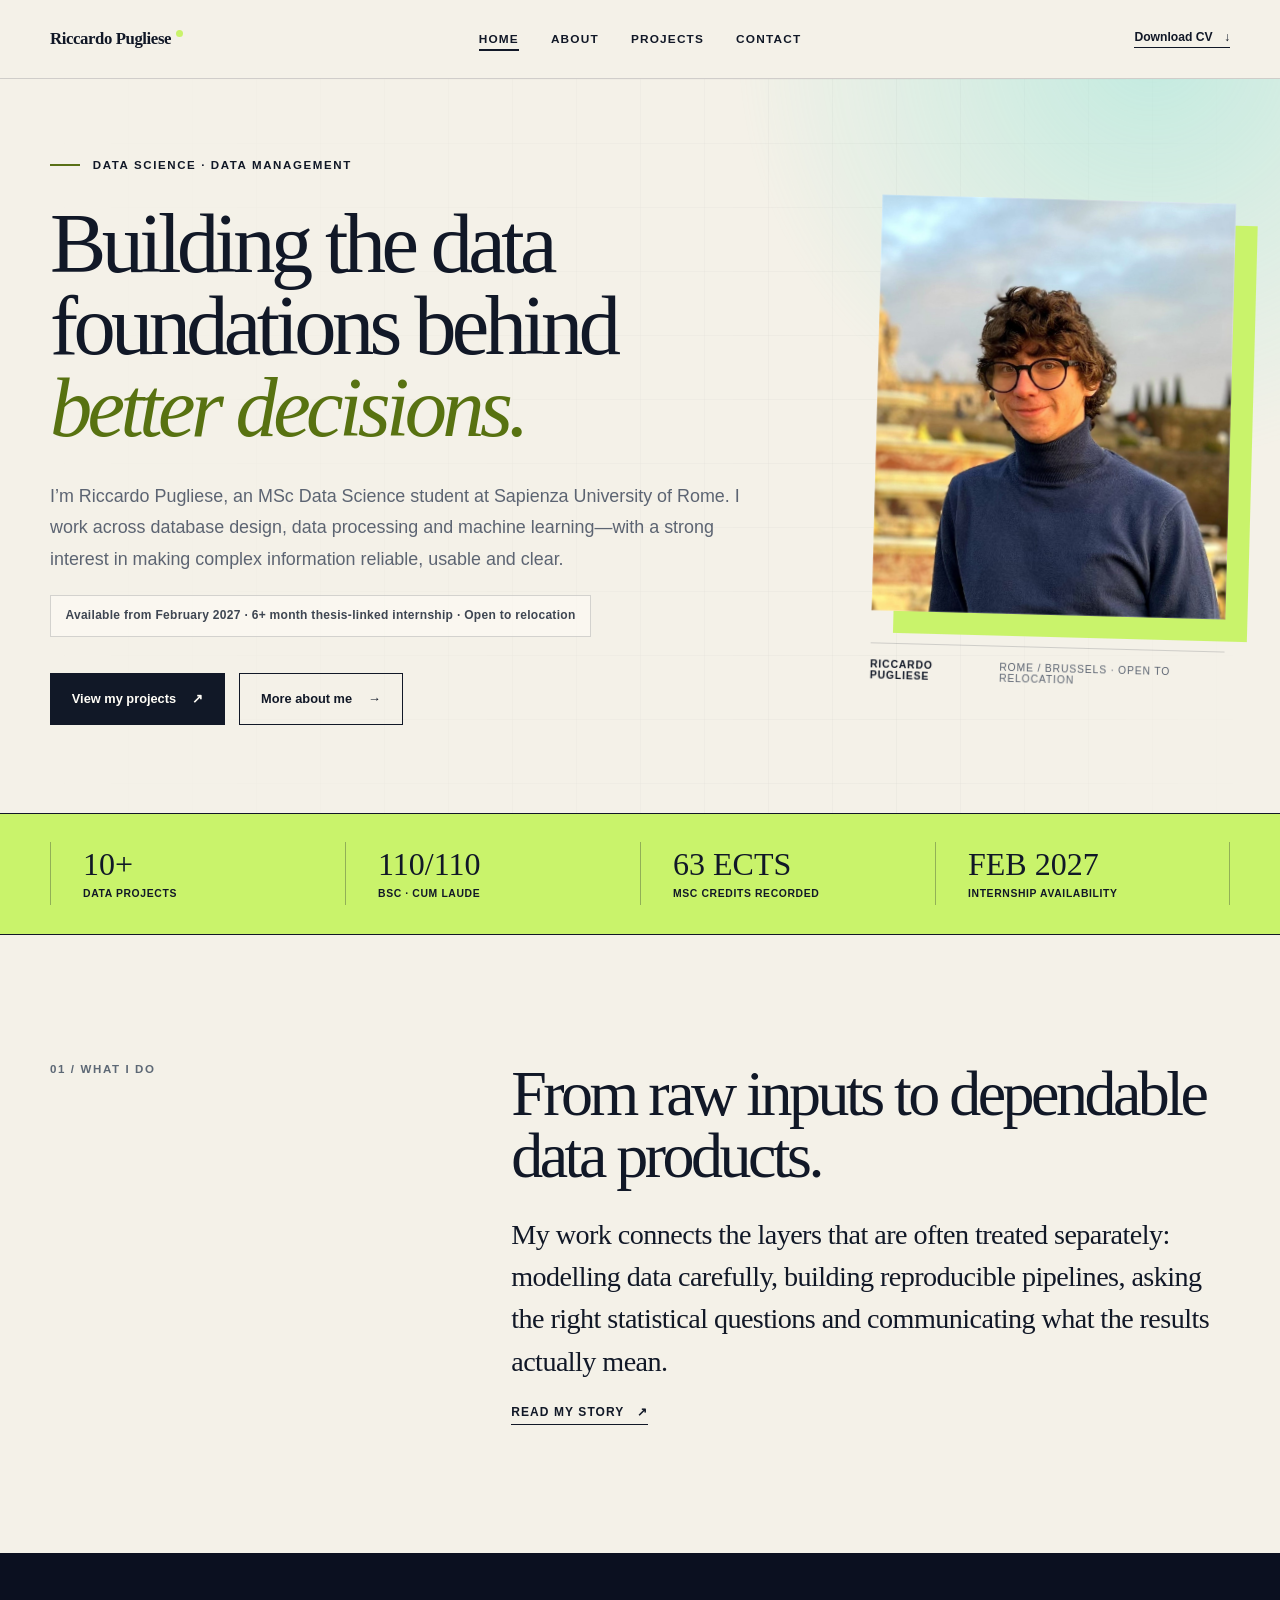
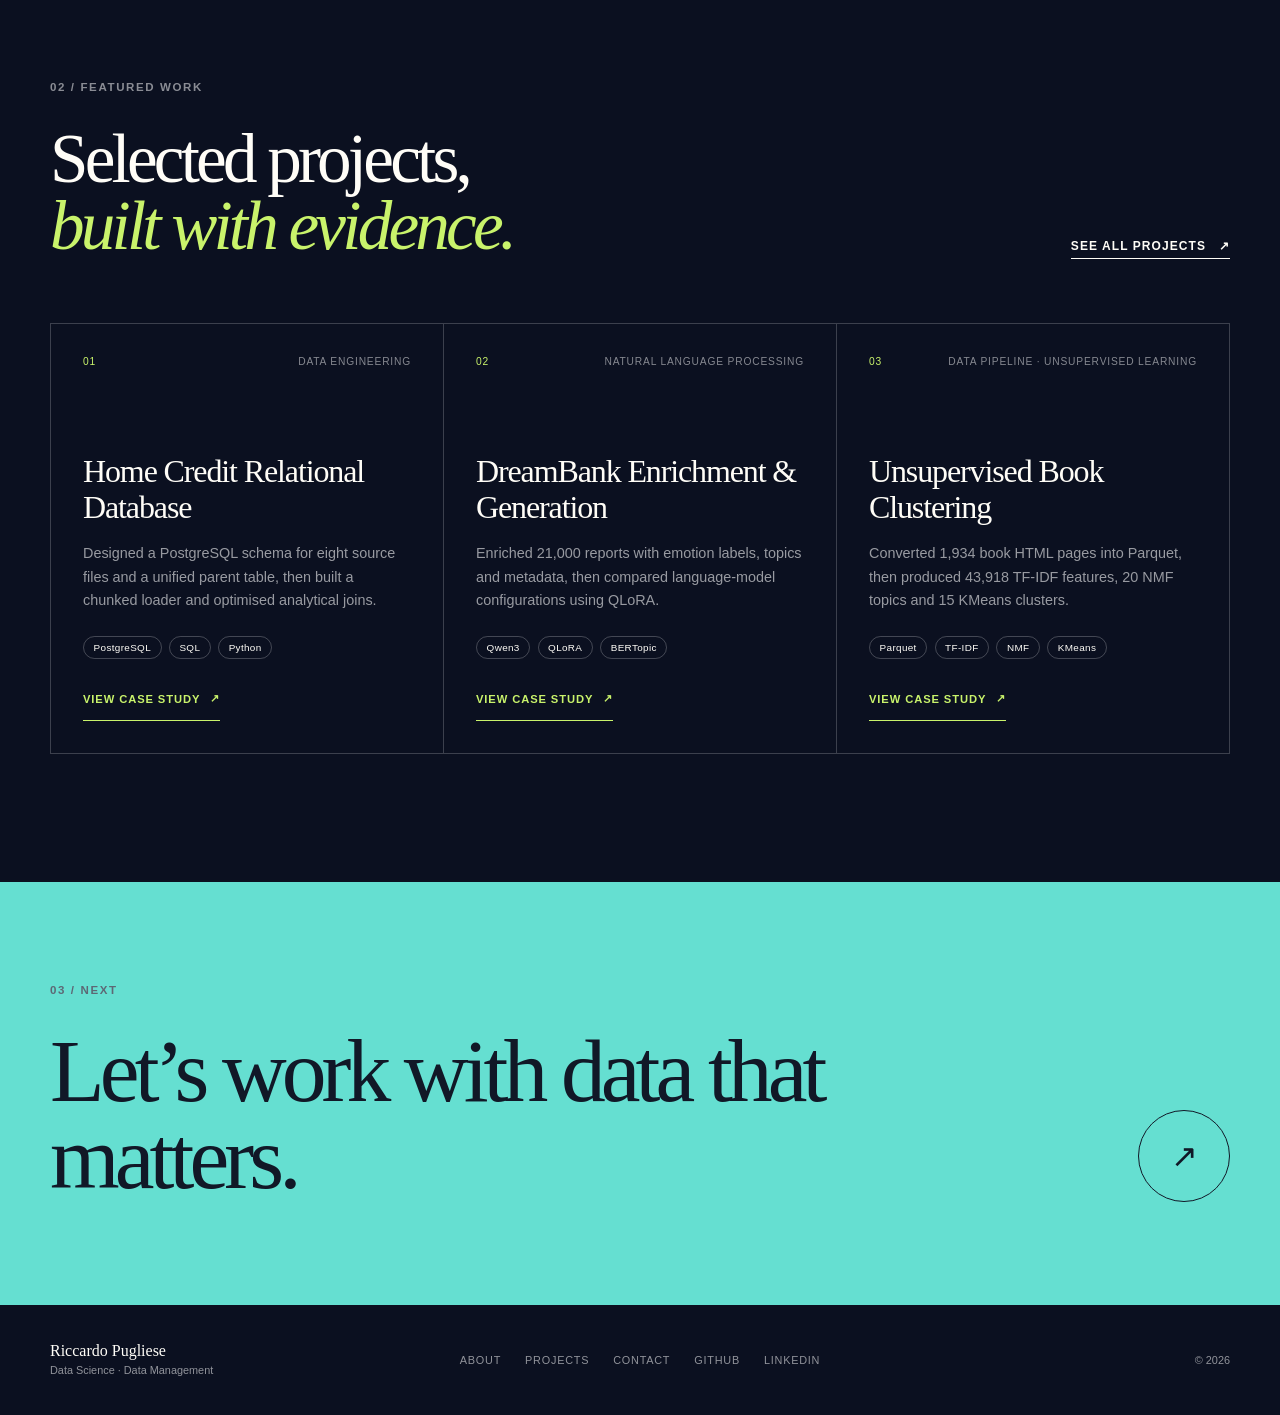
<file: index.html>
<!DOCTYPE html>
<html lang="en">
<head>
  <meta charset="UTF-8">
  <meta name="viewport" content="width=device-width, initial-scale=1.0">
  <meta name="description" content="Riccardo Pugliese — Data Science MSc student focused on data management, databases and machine learning.">
  <link rel="canonical" href="https://1fiocco.github.io/">
  <meta property="og:title" content="Riccardo Pugliese">
  <meta property="og:description" content="Riccardo Pugliese — Data Science MSc student focused on data management, databases and machine learning.">
  <meta property="og:type" content="website">
  <meta property="og:url" content="https://1fiocco.github.io/">
  <meta property="og:image" content="https://1fiocco.github.io/og.png">
  <meta name="twitter:card" content="summary_large_image">
  <meta name="twitter:title" content="Riccardo Pugliese">
  <meta name="twitter:description" content="Riccardo Pugliese — Data Science MSc student focused on data management, databases and machine learning.">
  <meta name="twitter:image" content="https://1fiocco.github.io/og.png">
  <meta name="theme-color" content="#0b1020">
  <title>Riccardo Pugliese</title>
  <link rel="icon" href="favicon.svg" type="image/svg+xml">
  <link rel="stylesheet" href="styles.css">
  <script type="application/ld+json">
  {
    "@context": "https://schema.org",
    "@type": "Person",
    "name": "Riccardo Pugliese",
    "telephone": "+39 392 430 1718",
    "url": "https://1fiocco.github.io/",
    "image": "https://1fiocco.github.io/profile.jpg",
    "sameAs": [
      "https://github.com/1fiocco",
      "https://www.linkedin.com/in/riccardo-pugliese-9594b8298/"
    ],
    "affiliation": {
      "@type": "CollegeOrUniversity",
      "name": "Sapienza University of Rome"
    },
    "knowsAbout": [
      "Data Science",
      "data management",
      "databases",
      "data engineering",
      "machine learning"
    ],
    "knowsLanguage": [
      "Italian",
      "English",
      "French"
    ]
  }
  </script>
</head>
<body>
  <a class="skip-link" href="#main">Skip to content</a>
  <header class="site-header"><div class="shell header-inner">
    <a class="wordmark" href="index.html">Riccardo Pugliese</a>
    <nav class="desktop-nav" aria-label="Main navigation"><a href="index.html" aria-current="page">Home</a><a href="about/">About</a><a href="projects/">Projects</a><a href="contact/">Contact</a></nav>
    <a class="header-cta" href="riccardo-pugliese-cv.pdf" download>Download CV <span aria-hidden="true">↓</span></a>
    <details class="mobile-menu"><summary>Menu</summary><nav aria-label="Mobile navigation"><a href="index.html" aria-current="page">Home</a><a href="about/">About</a><a href="projects/">Projects</a><a href="contact/">Contact</a><a class="mobile-menu-cv" href="riccardo-pugliese-cv.pdf" download>Download CV <span aria-hidden="true">↓</span></a></nav></details>
  </div></header>
  <main id="main">
    <section class="hero"><div class="shell hero-grid">
      <div class="hero-copy">
        <p class="eyebrow"><span></span> Data Science · Data Management</p>
        <h1>Building the data foundations behind <em>better decisions.</em></h1>
        <p class="hero-intro">I’m Riccardo Pugliese, an MSc Data Science student at Sapienza University of Rome. I work across database design, data processing and machine learning—with a strong interest in making complex information reliable, usable and clear.</p>
        <p class="availability-line">Available from February 2027 · 6+ month thesis-linked internship · Open to relocation</p>
        <div class="hero-actions"><a class="button button-primary" href="projects/">View my projects <span aria-hidden="true">↗</span></a><a class="button button-ghost" href="about/">More about me <span aria-hidden="true">→</span></a></div>
      </div>
      <figure class="portrait-card"><div class="portrait-frame"><img src="riccardo-profile-2026.jpg" width="1297" height="1346" fetchpriority="high" decoding="async" alt="Riccardo Pugliese standing in front of a historic building"></div><figcaption><span>Riccardo Pugliese</span><span>Rome / Brussels · Open to relocation</span></figcaption></figure>
    </div></section>
    <section class="signal-strip" aria-label="Key profile facts"><div class="shell signal-grid"><div><strong>10+</strong><span>Data projects</span></div><div><strong>110/110</strong><span>BSc · cum laude</span></div><div><strong>63 ECTS</strong><span>MSc credits recorded</span></div><div><strong>FEB 2027</strong><span>Internship availability</span></div></div></section>
    <section class="section home-intro"><div class="shell split-intro"><p class="section-number">01 / WHAT I DO</p><div><h2>From raw inputs to dependable data products.</h2><p class="large-copy">My work connects the layers that are often treated separately: modelling data carefully, building reproducible pipelines, asking the right statistical questions and communicating what the results actually mean.</p><a class="text-link" href="about/">Read my story <span aria-hidden="true">↗</span></a></div></div></section>
    <section class="section projects-section home-projects"><div class="shell">
      <div class="projects-heading"><div><p class="section-number light">02 / FEATURED WORK</p><h2>Selected projects,<br><em>built with evidence.</em></h2></div><a class="text-link light-link" href="projects/">See all projects <span aria-hidden="true">↗</span></a></div>
      <div class="featured-grid">
        <article class="featured-card"><div><span>01</span><span>Data Engineering</span></div><h3>Home Credit Relational Database</h3><p>Designed a PostgreSQL schema for eight source files and a unified parent table, then built a chunked loader and optimised analytical joins.</p><ul class="tag-list"><li>PostgreSQL</li><li>SQL</li><li>Python</li></ul><a class="featured-card-link" href="projects/home-credit/" aria-label="View the Home Credit Relational Database case study">View case study <span aria-hidden="true">↗</span></a></article>
        <article class="featured-card"><div><span>02</span><span>Natural Language Processing</span></div><h3>DreamBank Enrichment &amp; Generation</h3><p>Enriched 21,000 reports with emotion labels, topics and metadata, then compared language-model configurations using QLoRA.</p><ul class="tag-list"><li>Qwen3</li><li>QLoRA</li><li>BERTopic</li></ul><a class="featured-card-link" href="projects/dreambank/" aria-label="View the DreamBank Enrichment and Generation case study">View case study <span aria-hidden="true">↗</span></a></article>
        <article class="featured-card"><div><span>03</span><span>Data Pipeline · Unsupervised Learning</span></div><h3>Unsupervised Book Clustering</h3><p>Converted 1,934 book HTML pages into Parquet, then produced 43,918 TF-IDF features, 20 NMF topics and 15 KMeans clusters.</p><ul class="tag-list"><li>Parquet</li><li>TF-IDF</li><li>NMF</li><li>KMeans</li></ul><a class="featured-card-link" href="projects/book-clustering/" aria-label="View the Unsupervised Book Clustering case study">View case study <span aria-hidden="true">↗</span></a></article>
      </div>
    </div></section>
    <section class="home-cta"><div class="shell home-cta-inner"><div><p class="section-number">03 / NEXT</p><h2>Let’s work with data that matters.</h2></div><a class="round-link" href="contact/" aria-label="Go to contact page"><span aria-hidden="true">↗</span></a></div></section>
  </main>
  <footer><div class="shell footer-inner"><div><strong>Riccardo Pugliese</strong><span>Data Science · Data Management</span></div><nav aria-label="Footer navigation"><a href="about/">About</a><a href="projects/">Projects</a><a href="contact/">Contact</a><a href="https://github.com/1fiocco" target="_blank" rel="noreferrer noopener">GitHub</a><a href="https://www.linkedin.com/in/riccardo-pugliese-9594b8298/" target="_blank" rel="noreferrer noopener">LinkedIn</a></nav><span>© 2026</span></div></footer>
</body>
</html>
</file>
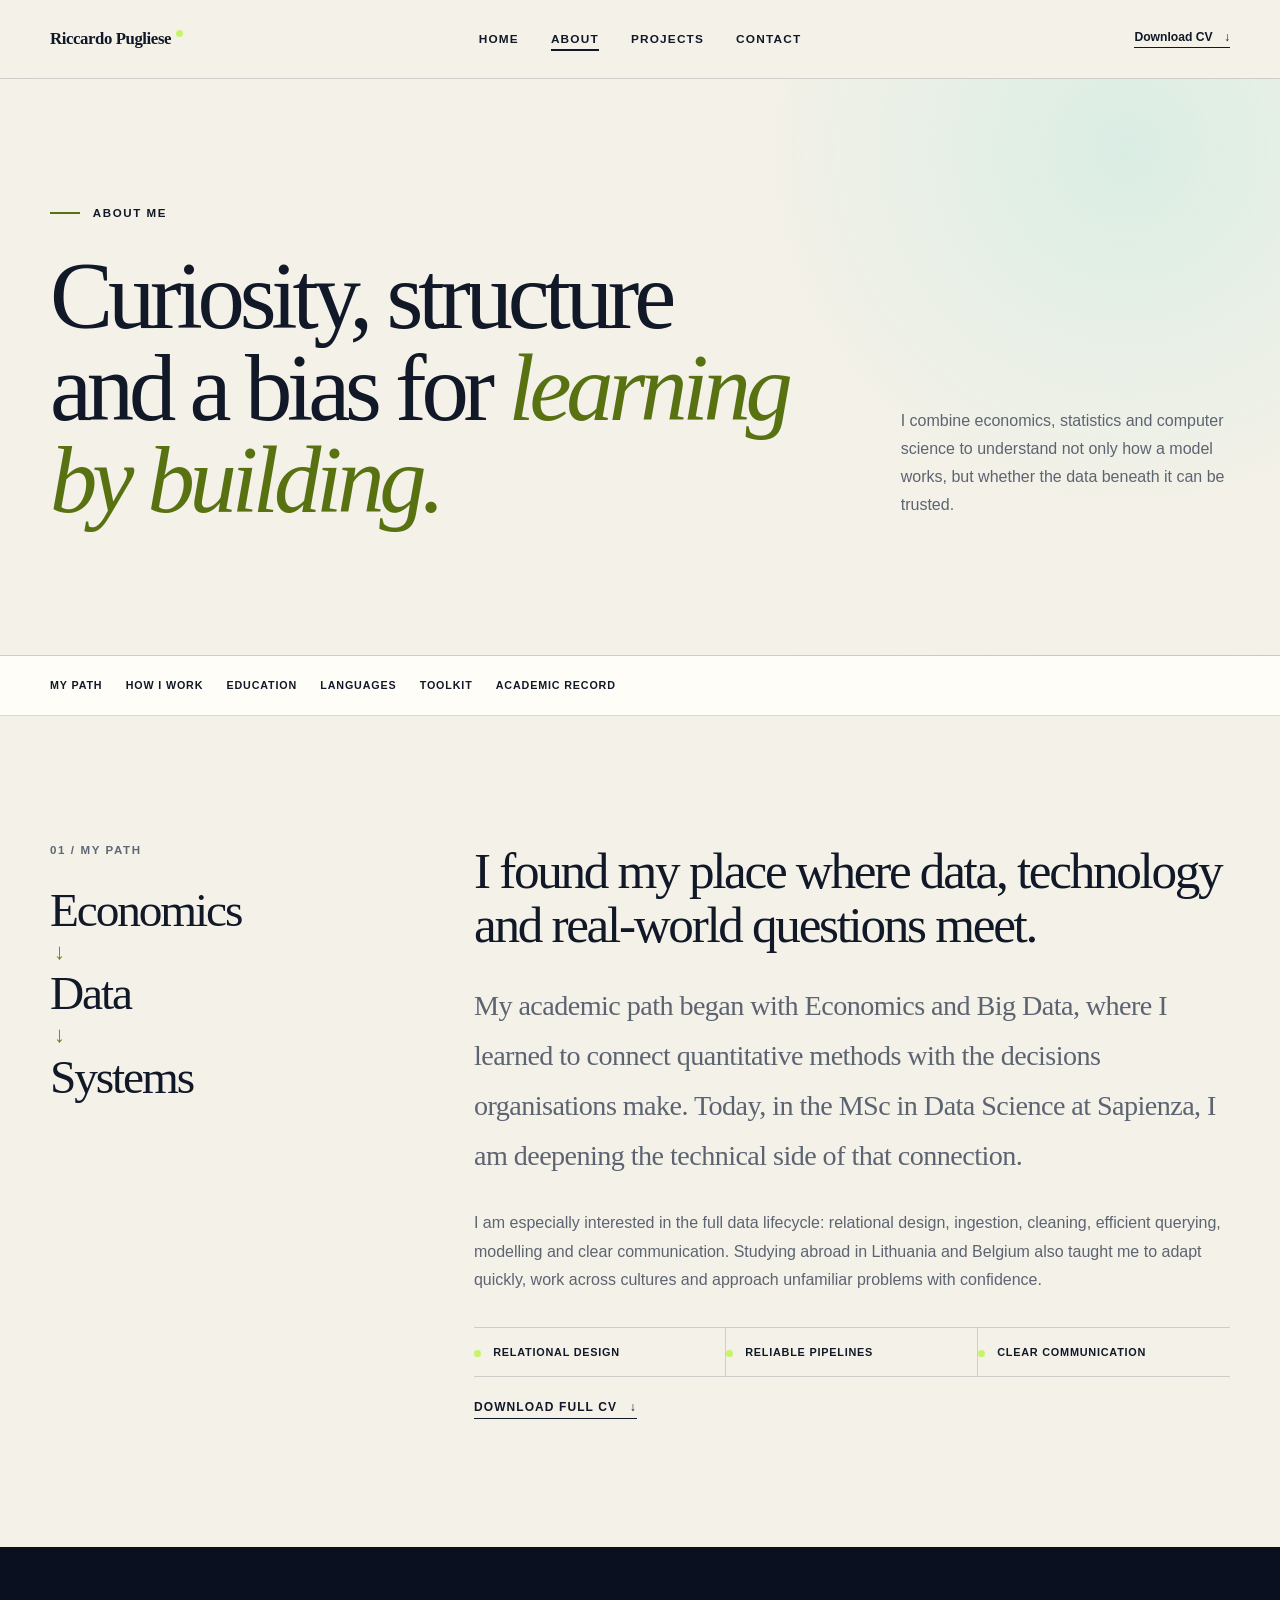
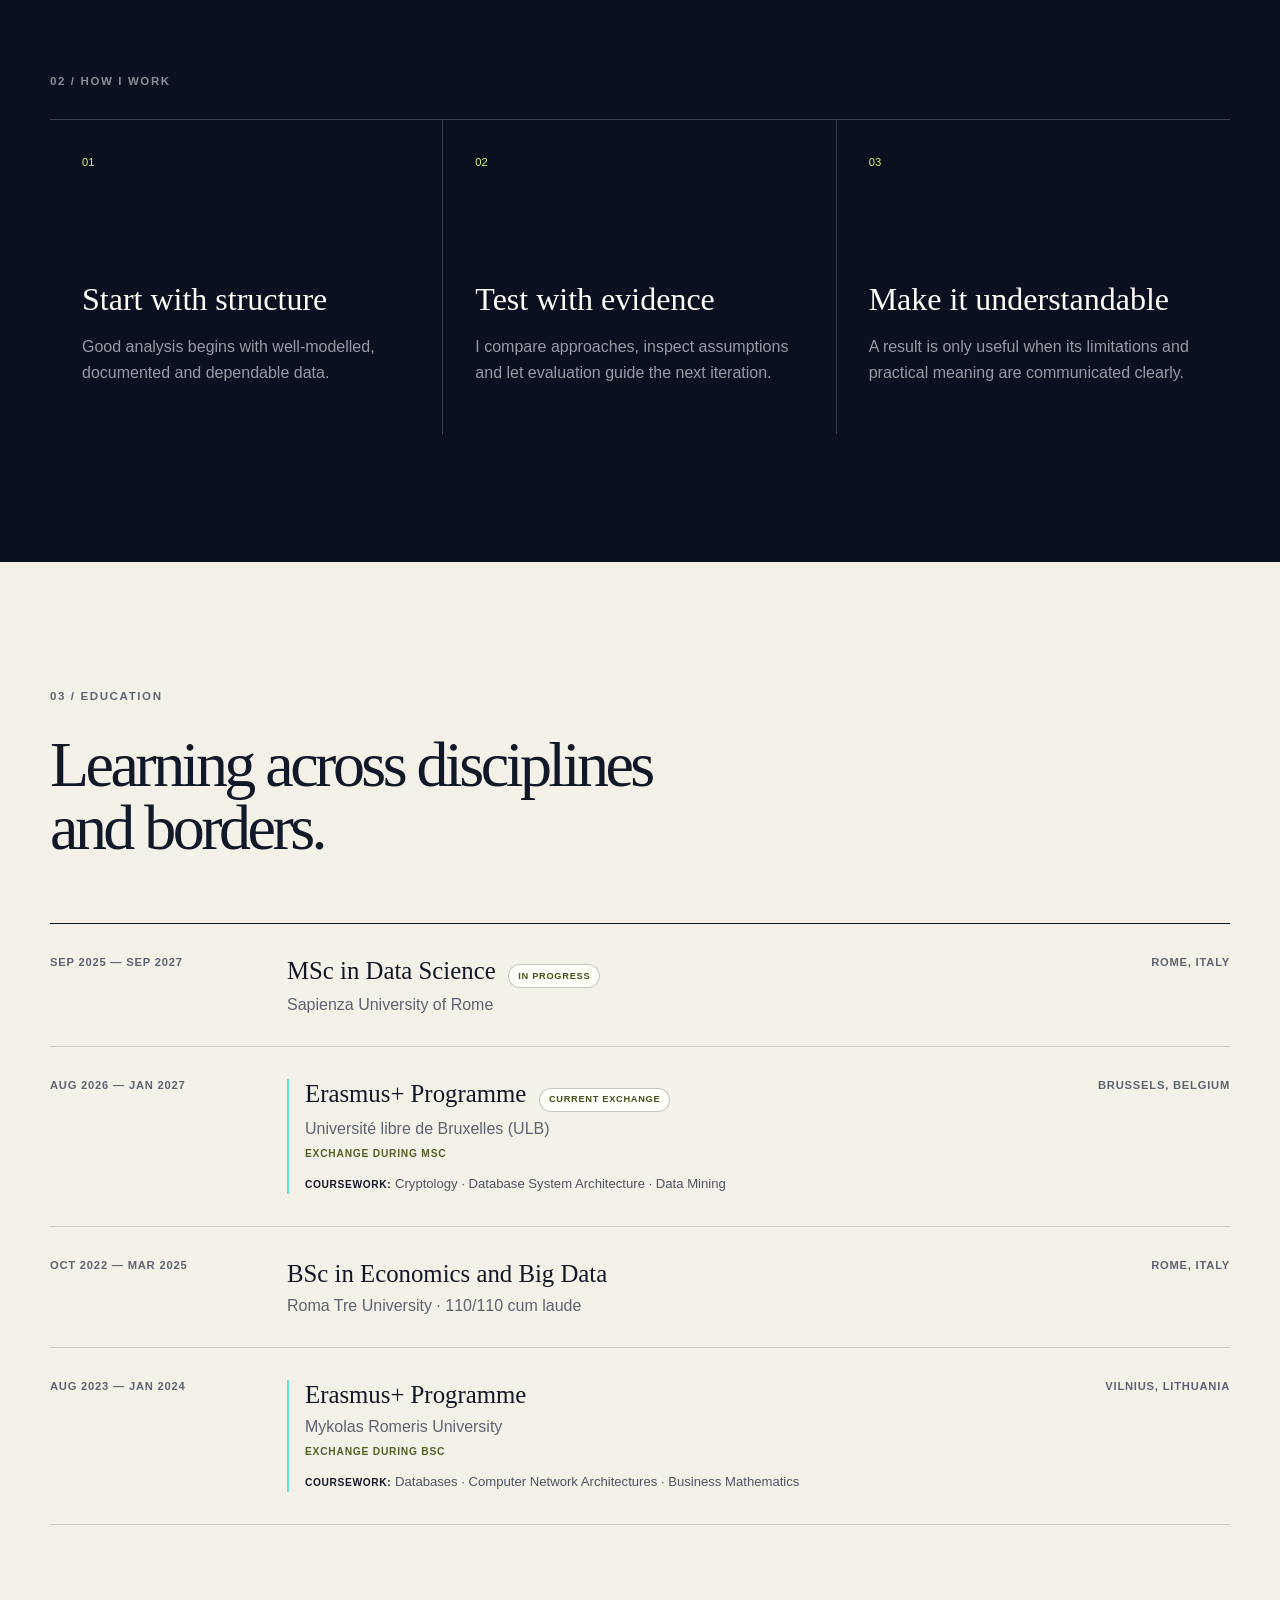
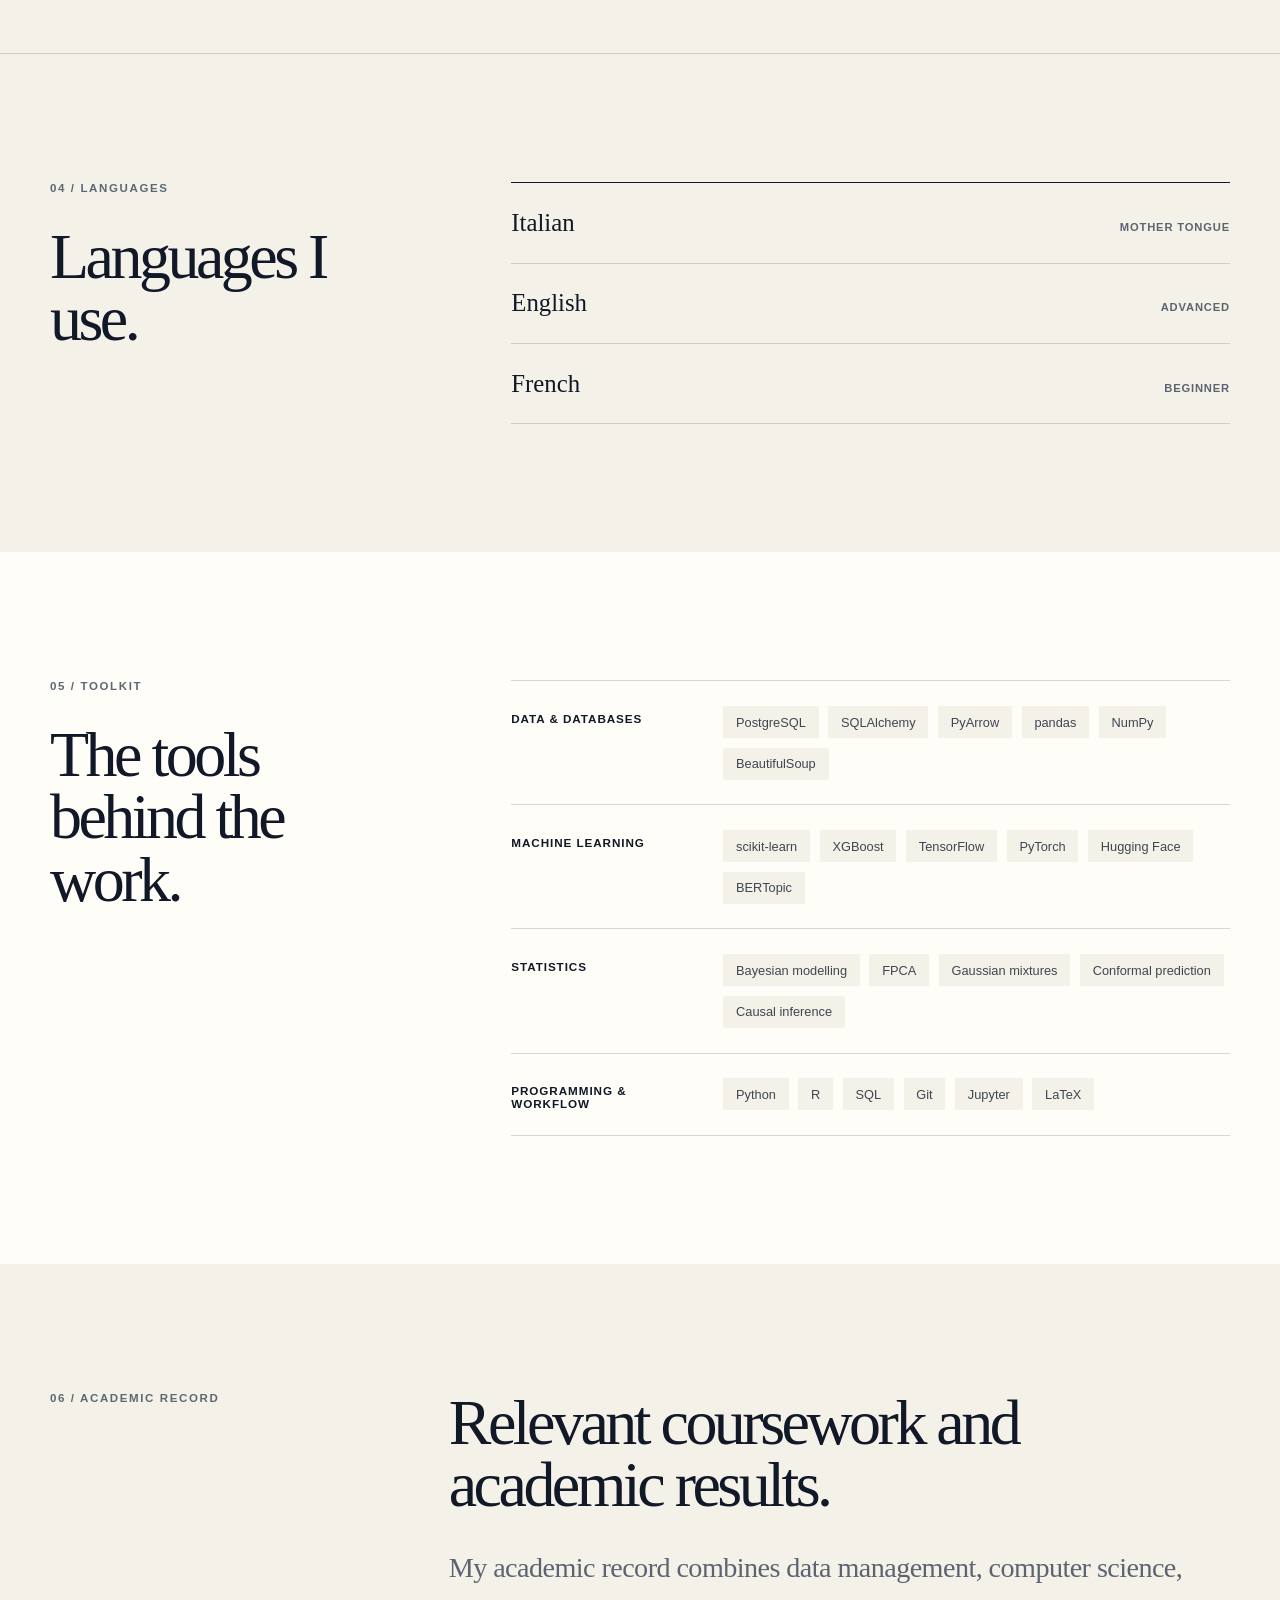
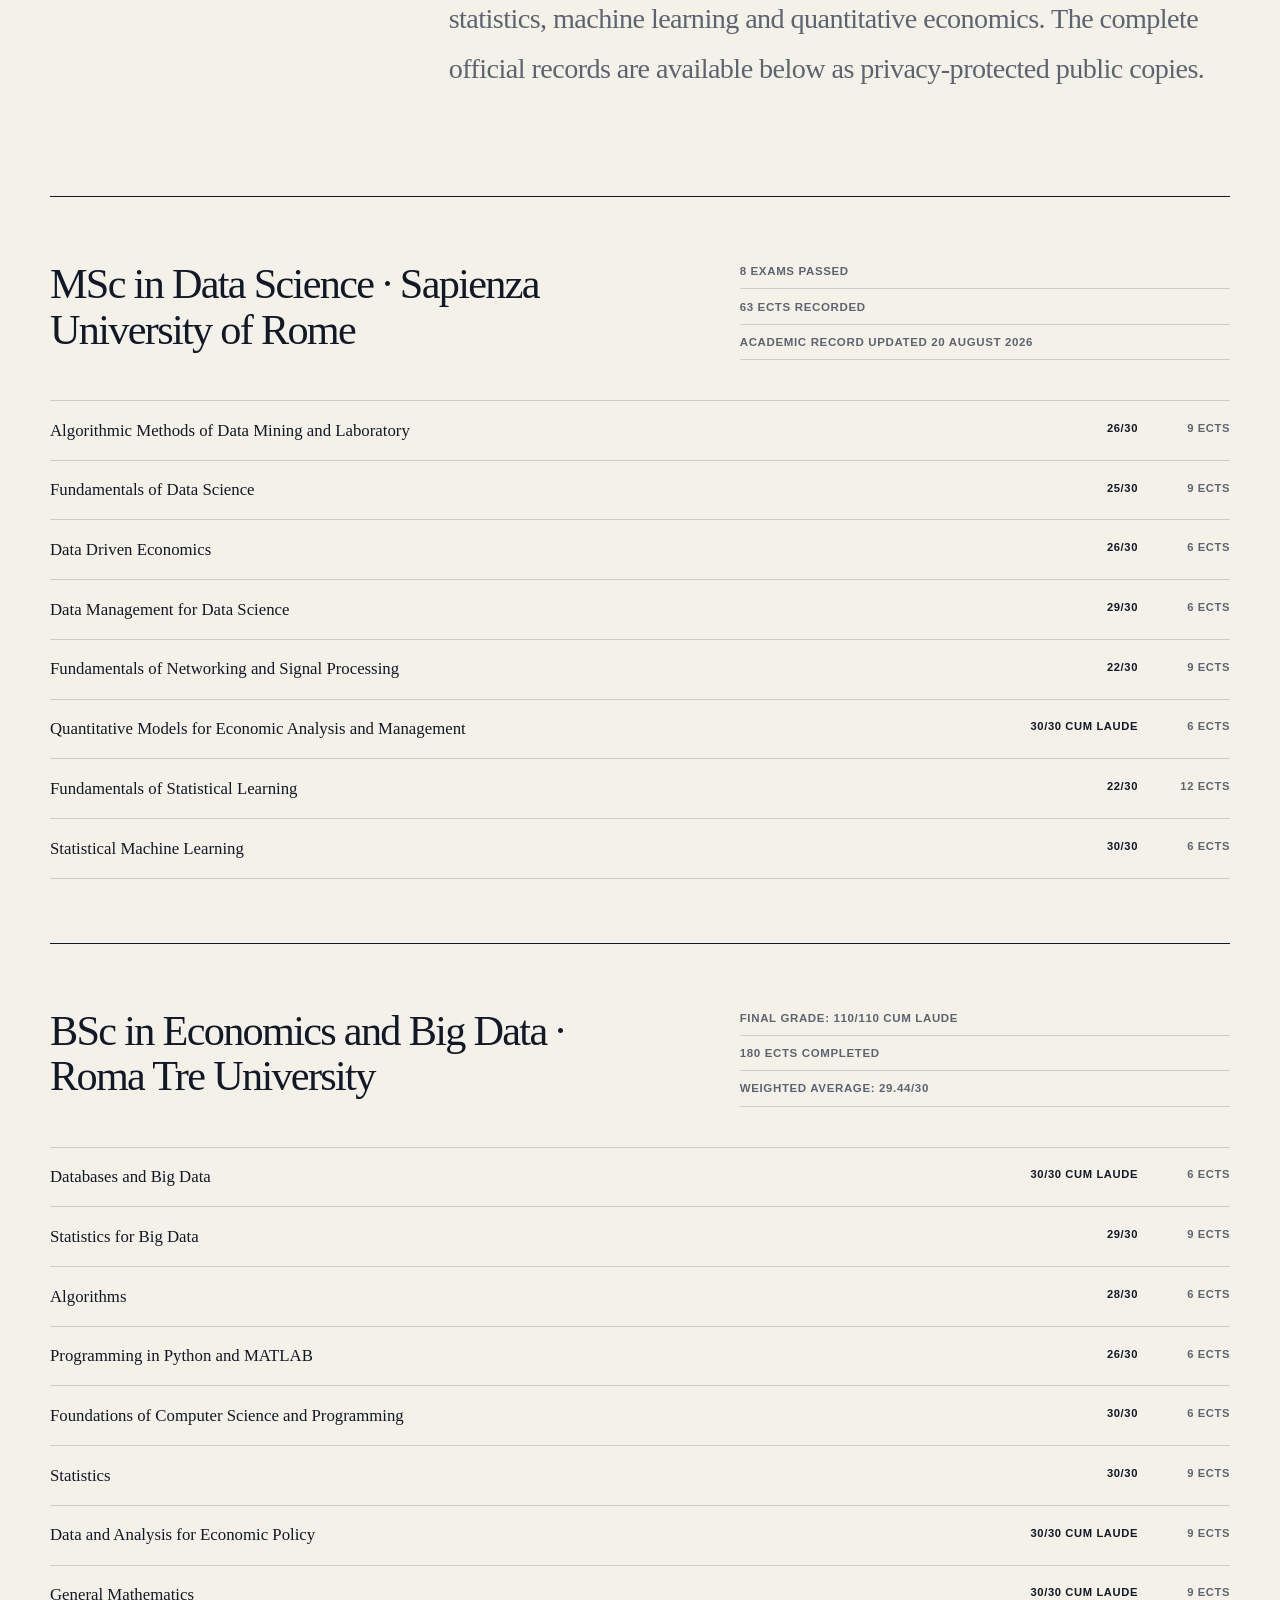
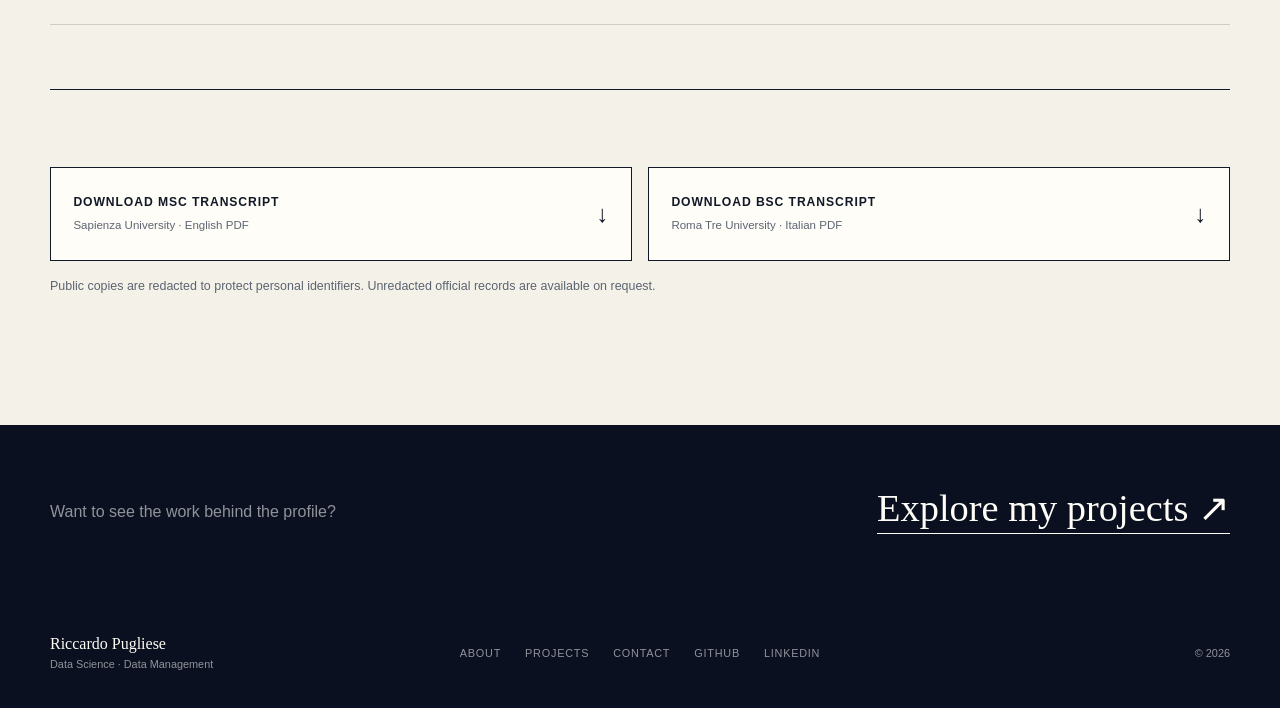
<file: about/index.html>
<!DOCTYPE html>
<html lang="en"><head>
  <meta charset="UTF-8">
  <meta name="viewport" content="width=device-width, initial-scale=1.0">
  <meta name="description" content="About Riccardo Pugliese: education, international experience, technical toolkit and relevant Data Science coursework.">
  <link rel="canonical" href="https://1fiocco.github.io/about/">
  <meta property="og:title" content="About | Riccardo Pugliese">
  <meta property="og:description" content="About Riccardo Pugliese: education, international experience, technical toolkit and relevant Data Science coursework.">
  <meta property="og:type" content="website">
  <meta property="og:url" content="https://1fiocco.github.io/about/">
  <meta property="og:image" content="https://1fiocco.github.io/og.png">
  <meta name="twitter:card" content="summary_large_image">
  <meta name="twitter:title" content="About | Riccardo Pugliese">
  <meta name="twitter:description" content="About Riccardo Pugliese: education, international experience, technical toolkit and relevant Data Science coursework.">
  <meta name="twitter:image" content="https://1fiocco.github.io/og.png">
  <title>About | Riccardo Pugliese</title>
  <link rel="icon" href="../favicon.svg" type="image/svg+xml">
  <link rel="stylesheet" href="../styles.css">
</head><body>
  <a class="skip-link" href="#main">Skip to content</a>
  <header class="site-header"><div class="shell header-inner"><a class="wordmark" href="../">Riccardo Pugliese</a><nav class="desktop-nav" aria-label="Main navigation"><a href="../">Home</a><a href="./" aria-current="page">About</a><a href="../projects/">Projects</a><a href="../contact/">Contact</a></nav><a class="header-cta" href="../riccardo-pugliese-cv.pdf" download>Download CV <span aria-hidden="true">↓</span></a><details class="mobile-menu"><summary>Menu</summary><nav aria-label="Mobile navigation"><a href="../">Home</a><a href="./" aria-current="page">About</a><a href="../projects/">Projects</a><a href="../contact/">Contact</a><a class="mobile-menu-cv" href="../riccardo-pugliese-cv.pdf" download>Download CV <span aria-hidden="true">↓</span></a></nav></details></div></header>
  <main id="main">
    <section class="page-hero about-hero"><div class="shell"><p class="eyebrow"><span></span> About me</p><div class="page-title-grid"><h1>Curiosity, structure and a bias for <em>learning by building.</em></h1><p>I combine economics, statistics and computer science to understand not only how a model works, but whether the data beneath it can be trusted.</p></div></div></section>
    <nav class="about-jump-nav" aria-label="About page sections"><div class="shell"><ul><li><a href="#my-path">My Path</a></li><li><a href="#how-i-work">How I Work</a></li><li><a href="#education">Education</a></li><li><a href="#languages">Languages</a></li><li><a href="#toolkit">Toolkit</a></li><li><a href="#academic-record">Academic Record</a></li></ul></div></nav>
    <section class="section about-story" id="my-path"><div class="shell about-story-grid"><div class="about-story-lead"><p class="section-number">01 / MY PATH</p><p class="path-mark" aria-label="Economics to data to systems"><span>Economics</span><i aria-hidden="true">→</i><span>Data</span><i aria-hidden="true">→</i><span>Systems</span></p></div><div class="story-copy"><h2>I found my place where data, technology and real-world questions meet.</h2><p class="large-copy">My academic path began with Economics and Big Data, where I learned to connect quantitative methods with the decisions organisations make. Today, in the MSc in Data Science at Sapienza, I am deepening the technical side of that connection.</p><p>I am especially interested in the full data lifecycle: relational design, ingestion, cleaning, efficient querying, modelling and clear communication. Studying abroad in Lithuania and Belgium also taught me to adapt quickly, work across cultures and approach unfamiliar problems with confidence.</p><div class="focus-list" aria-label="Core interests"><span>Relational design</span><span>Reliable pipelines</span><span>Clear communication</span></div><a class="text-link" href="../riccardo-pugliese-cv.pdf" download>Download full CV <span aria-hidden="true">↓</span></a></div></div></section>
    <section class="section principles-section" id="how-i-work"><div class="shell"><p class="section-number light">02 / HOW I WORK</p><h2 class="sr-only">How I work</h2><div class="principle-grid"><article><span>01</span><h3>Start with structure</h3><p>Good analysis begins with well-modelled, documented and dependable data.</p></article><article><span>02</span><h3>Test with evidence</h3><p>I compare approaches, inspect assumptions and let evaluation guide the next iteration.</p></article><article><span>03</span><h3>Make it understandable</h3><p>A result is only useful when its limitations and practical meaning are communicated clearly.</p></article></div></div></section>
    <section class="section education-section" id="education"><div class="shell"><div class="education-heading"><p class="section-number">03 / EDUCATION</p><h2>Learning across disciplines<br>and borders.</h2></div><div class="timeline">
      <article>
        <span class="timeline-year timeline-dates"><time datetime="2025-09">Sep 2025</time> — <time datetime="2027-09">Sep 2027</time></span>
        <div class="timeline-main"><div class="timeline-title-line"><h3>MSc in Data Science</h3><span class="timeline-status">In progress</span></div><p>Sapienza University of Rome</p></div>
        <span class="timeline-place">Rome, Italy</span>
      </article>
      <article class="timeline-entry--exchange">
        <span class="timeline-year timeline-dates"><time datetime="2026-08">Aug 2026</time> — <time datetime="2027-01">Jan 2027</time></span>
        <div class="timeline-main"><div class="timeline-title-line"><h3>Erasmus+ Programme</h3><span class="timeline-status">Current exchange</span></div><p>Université libre de Bruxelles (ULB)</p><p class="timeline-context">Exchange during MSc</p><p class="timeline-coursework"><strong>Coursework:</strong> Cryptology · Database System Architecture · Data Mining</p></div>
        <span class="timeline-place">Brussels, Belgium</span>
      </article>
      <article>
        <span class="timeline-year timeline-dates"><time datetime="2022-10">Oct 2022</time> — <time datetime="2025-03">Mar 2025</time></span>
        <div class="timeline-main"><div class="timeline-title-line"><h3>BSc in Economics and Big Data</h3></div><p>Roma Tre University · 110/110 cum laude</p></div>
        <span class="timeline-place">Rome, Italy</span>
      </article>
      <article class="timeline-entry--exchange">
        <span class="timeline-year timeline-dates"><time datetime="2023-08">Aug 2023</time> — <time datetime="2024-01">Jan 2024</time></span>
        <div class="timeline-main"><div class="timeline-title-line"><h3>Erasmus+ Programme</h3></div><p>Mykolas Romeris University</p><p class="timeline-context">Exchange during BSc</p><p class="timeline-coursework"><strong>Coursework:</strong> Databases · Computer Network Architectures · Business Mathematics</p></div>
        <span class="timeline-place">Vilnius, Lithuania</span>
      </article>
    </div></div></section>
    <section class="section languages-section" id="languages"><div class="shell split-intro"><div><p class="section-number">04 / LANGUAGES</p><h2>Languages I use.</h2></div><dl class="language-list"><div class="language-row"><dt>Italian</dt><dd>Mother tongue</dd></div><div class="language-row"><dt>English</dt><dd>Advanced</dd></div><div class="language-row"><dt>French</dt><dd>Beginner</dd></div></dl></div></section>
    <section class="section skills-section" id="toolkit"><div class="shell split-intro"><div><p class="section-number">05 / TOOLKIT</p><h2>The tools behind the work.</h2></div><div class="skill-groups"><div class="skill-group"><h3>Data &amp; databases</h3><ul><li>PostgreSQL</li><li>SQLAlchemy</li><li>PyArrow</li><li>pandas</li><li>NumPy</li><li>BeautifulSoup</li></ul></div><div class="skill-group"><h3>Machine learning</h3><ul><li>scikit-learn</li><li>XGBoost</li><li>TensorFlow</li><li>PyTorch</li><li>Hugging Face</li><li>BERTopic</li></ul></div><div class="skill-group"><h3>Statistics</h3><ul><li>Bayesian modelling</li><li>FPCA</li><li>Gaussian mixtures</li><li>Conformal prediction</li><li>Causal inference</li></ul></div><div class="skill-group"><h3>Programming &amp; workflow</h3><ul><li>Python</li><li>R</li><li>SQL</li><li>Git</li><li>Jupyter</li><li>LaTeX</li></ul></div></div></div></section>
    <section class="section academic-record-section" id="academic-record" aria-labelledby="academic-record-heading"><div class="shell">
      <div class="academic-record-intro"><p class="section-number">06 / ACADEMIC RECORD</p><div><h2 id="academic-record-heading">Relevant coursework and academic results.</h2><p class="large-copy">My academic record combines data management, computer science, statistics, machine learning and quantitative economics. The complete official records are available below as privacy-protected public copies.</p></div></div>
      <div class="record-groups">
        <article class="record-group" aria-labelledby="msc-record-heading"><div class="record-group-header"><h3 id="msc-record-heading">MSc in Data Science · Sapienza University of Rome</h3><ul class="record-summary" aria-label="MSc academic summary"><li>8 exams passed</li><li>63 ECTS recorded</li><li>Academic record updated <time datetime="2026-08-20">20 August 2026</time></li></ul></div><ol class="course-list" aria-label="MSc examinations"><li class="course-item"><h4>Algorithmic Methods of Data Mining and Laboratory</h4><span class="course-grade">26/30</span><span class="course-ects">9 ECTS</span></li><li class="course-item"><h4>Fundamentals of Data Science</h4><span class="course-grade">25/30</span><span class="course-ects">9 ECTS</span></li><li class="course-item"><h4>Data Driven Economics</h4><span class="course-grade">26/30</span><span class="course-ects">6 ECTS</span></li><li class="course-item"><h4>Data Management for Data Science</h4><span class="course-grade">29/30</span><span class="course-ects">6 ECTS</span></li><li class="course-item"><h4>Fundamentals of Networking and Signal Processing</h4><span class="course-grade">22/30</span><span class="course-ects">9 ECTS</span></li><li class="course-item"><h4>Quantitative Models for Economic Analysis and Management</h4><span class="course-grade">30/30 cum laude</span><span class="course-ects">6 ECTS</span></li><li class="course-item"><h4>Fundamentals of Statistical Learning</h4><span class="course-grade">22/30</span><span class="course-ects">12 ECTS</span></li><li class="course-item"><h4>Statistical Machine Learning</h4><span class="course-grade">30/30</span><span class="course-ects">6 ECTS</span></li></ol></article>
        <article class="record-group" aria-labelledby="bsc-record-heading"><div class="record-group-header"><h3 id="bsc-record-heading">BSc in Economics and Big Data · Roma Tre University</h3><ul class="record-summary" aria-label="BSc academic summary"><li>Final grade: 110/110 cum laude</li><li>180 ECTS completed</li><li>Weighted average: 29.44/30</li></ul></div><ol class="course-list" aria-label="Selected BSc examinations"><li class="course-item"><h4>Databases and Big Data</h4><span class="course-grade">30/30 cum laude</span><span class="course-ects">6 ECTS</span></li><li class="course-item"><h4>Statistics for Big Data</h4><span class="course-grade">29/30</span><span class="course-ects">9 ECTS</span></li><li class="course-item"><h4>Algorithms</h4><span class="course-grade">28/30</span><span class="course-ects">6 ECTS</span></li><li class="course-item"><h4>Programming in Python and MATLAB</h4><span class="course-grade">26/30</span><span class="course-ects">6 ECTS</span></li><li class="course-item"><h4>Foundations of Computer Science and Programming</h4><span class="course-grade">30/30</span><span class="course-ects">6 ECTS</span></li><li class="course-item"><h4>Statistics</h4><span class="course-grade">30/30</span><span class="course-ects">9 ECTS</span></li><li class="course-item"><h4>Data and Analysis for Economic Policy</h4><span class="course-grade">30/30 cum laude</span><span class="course-ects">9 ECTS</span></li><li class="course-item"><h4>General Mathematics</h4><span class="course-grade">30/30 cum laude</span><span class="course-ects">9 ECTS</span></li></ol></article>
      </div>
      <div class="transcript-downloads" aria-label="Academic transcript downloads"><a class="transcript-download" href="../riccardo-pugliese-master-official-academic-record-redacted.pdf" download="riccardo-pugliese-master-official-academic-record-redacted.pdf" aria-label="Download redacted MSc academic record, Sapienza University, English PDF"><span><strong>Download MSc transcript</strong><small>Sapienza University · English PDF</small></span><span aria-hidden="true">↓</span></a><a class="transcript-download" href="../riccardo-pugliese-bachelor-official-transcript-redacted.pdf" download="riccardo-pugliese-bachelor-official-transcript-redacted.pdf" aria-label="Download redacted BSc transcript, Roma Tre University, Italian PDF"><span><strong>Download BSc transcript</strong><small>Roma Tre University · Italian PDF</small></span><span aria-hidden="true">↓</span></a></div>
      <p class="transcript-note">Public copies are redacted to protect personal identifiers. Unredacted official records are available on request.</p>
    </div></section>
    <section class="page-end-cta"><div class="shell"><p>Want to see the work behind the profile?</p><a href="../projects/">Explore my projects <span aria-hidden="true">↗</span></a></div></section>
  </main>
  <footer><div class="shell footer-inner"><div><strong>Riccardo Pugliese</strong><span>Data Science · Data Management</span></div><nav aria-label="Footer navigation"><a href="./" aria-current="page">About</a><a href="../projects/">Projects</a><a href="../contact/">Contact</a><a href="https://github.com/1fiocco" target="_blank" rel="noreferrer noopener">GitHub</a><a href="https://www.linkedin.com/in/riccardo-pugliese-9594b8298/" target="_blank" rel="noreferrer noopener">LinkedIn</a></nav><span>© 2026</span></div></footer>
</body></html>
</file>
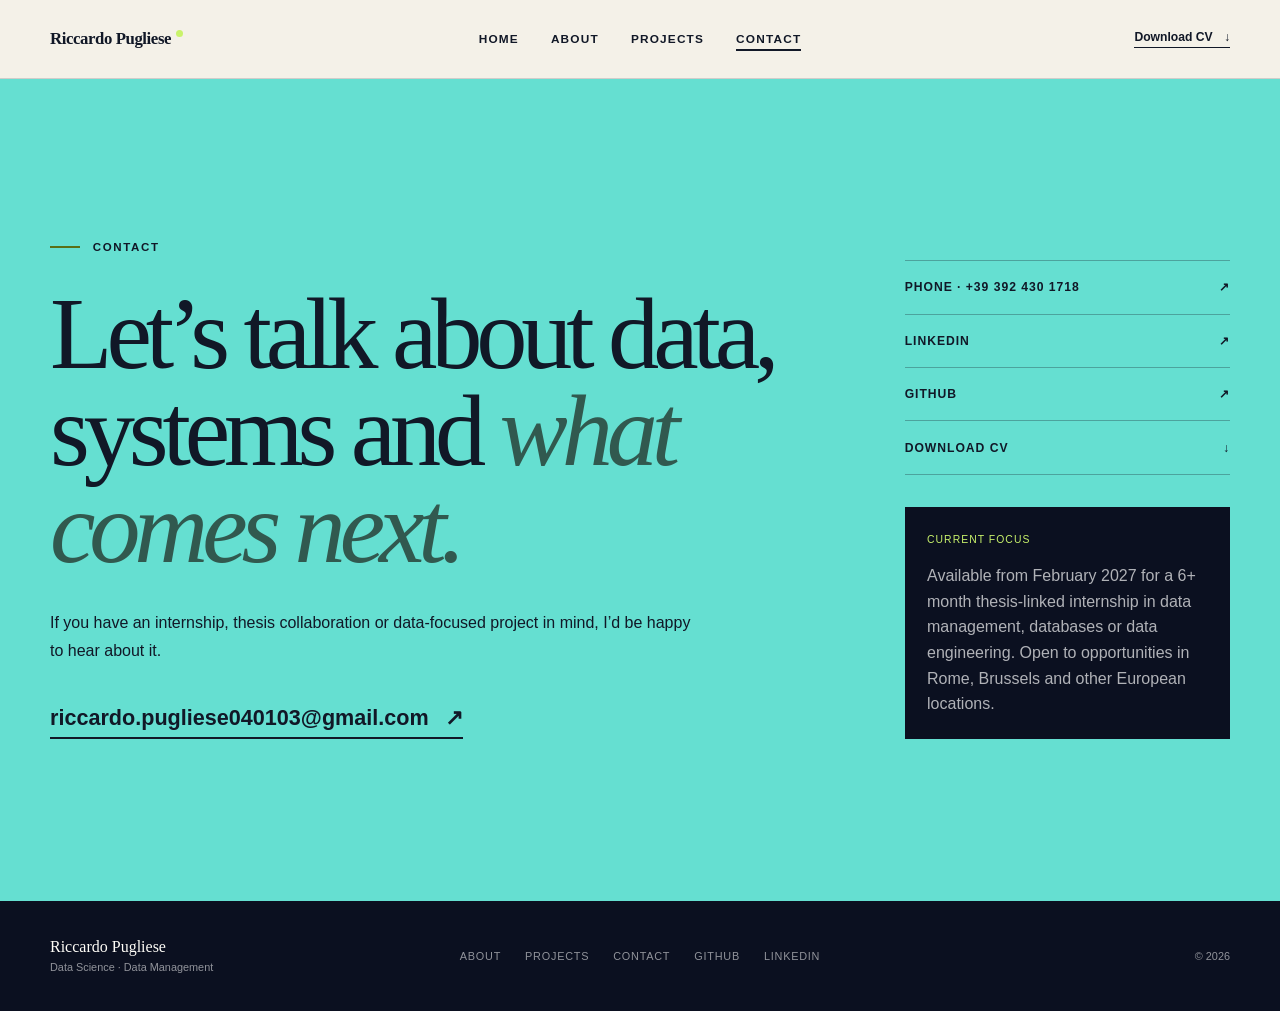
<file: contact/index.html>
<!DOCTYPE html>
<html lang="en"><head>
  <meta charset="UTF-8">
  <meta name="viewport" content="width=device-width, initial-scale=1.0">
  <meta name="description" content="Contact Riccardo Pugliese for data management, database and machine learning opportunities.">
  <link rel="canonical" href="https://1fiocco.github.io/contact/">
  <meta property="og:title" content="Contact | Riccardo Pugliese">
  <meta property="og:description" content="Contact Riccardo Pugliese for data management, database and machine learning opportunities.">
  <meta property="og:type" content="website">
  <meta property="og:url" content="https://1fiocco.github.io/contact/">
  <meta property="og:image" content="https://1fiocco.github.io/og.png">
  <meta name="twitter:card" content="summary_large_image">
  <meta name="twitter:title" content="Contact | Riccardo Pugliese">
  <meta name="twitter:description" content="Contact Riccardo Pugliese for data management, database and machine learning opportunities.">
  <meta name="twitter:image" content="https://1fiocco.github.io/og.png">
  <title>Contact | Riccardo Pugliese</title>
  <link rel="icon" href="../favicon.svg" type="image/svg+xml">
  <link rel="stylesheet" href="../styles.css">
</head><body>
  <a class="skip-link" href="#main">Skip to content</a>
  <header class="site-header"><div class="shell header-inner"><a class="wordmark" href="../">Riccardo Pugliese</a><nav class="desktop-nav" aria-label="Main navigation"><a href="../">Home</a><a href="../about/">About</a><a href="../projects/">Projects</a><a href="./" aria-current="page">Contact</a></nav><a class="header-cta" href="../riccardo-pugliese-cv.pdf" download>Download CV <span aria-hidden="true">↓</span></a><details class="mobile-menu"><summary>Menu</summary><nav aria-label="Mobile navigation"><a href="../">Home</a><a href="../about/">About</a><a href="../projects/">Projects</a><a href="./" aria-current="page">Contact</a><a class="mobile-menu-cv" href="../riccardo-pugliese-cv.pdf" download>Download CV <span aria-hidden="true">↓</span></a></nav></details></div></header>
  <main id="main"><section class="contact-page"><div class="shell contact-grid"><div><p class="eyebrow"><span></span> Contact</p><h1>Let’s talk about data, systems and <em>what comes next.</em></h1><p class="contact-lead">If you have an internship, thesis collaboration or data-focused project in mind, I’d be happy to hear about it.</p><a class="contact-email" href="mailto:riccardo.pugliese040103@gmail.com"><span class="contact-email-address">riccardo.pugliese040103@gmail.com</span> <span aria-hidden="true">↗</span></a></div><aside><div class="contact-links"><a href="tel:+393924301718" aria-label="Call Riccardo Pugliese at +39 392 430 1718"><span>Phone · +39 392 430 1718</span><span aria-hidden="true">↗</span></a><a href="https://www.linkedin.com/in/riccardo-pugliese-9594b8298/" target="_blank" rel="noreferrer noopener" aria-label="Open Riccardo Pugliese's LinkedIn profile"><span>LinkedIn</span><span aria-hidden="true">↗</span></a><a href="https://github.com/1fiocco" target="_blank" rel="noreferrer noopener" aria-label="Open Riccardo Pugliese's GitHub profile"><span>GitHub</span><span aria-hidden="true">↗</span></a><a href="../riccardo-pugliese-cv.pdf" download><span>Download CV</span><span aria-hidden="true">↓</span></a></div><div class="availability-card"><span>Current focus</span><p>Available from February 2027 for a 6+ month thesis-linked internship in data management, databases or data engineering. Open to opportunities in Rome, Brussels and other European locations.</p></div></aside></div></section></main>
  <footer><div class="shell footer-inner"><div><strong>Riccardo Pugliese</strong><span>Data Science · Data Management</span></div><nav aria-label="Footer navigation"><a href="../about/">About</a><a href="../projects/">Projects</a><a href="./" aria-current="page">Contact</a><a href="https://github.com/1fiocco" target="_blank" rel="noreferrer noopener">GitHub</a><a href="https://www.linkedin.com/in/riccardo-pugliese-9594b8298/" target="_blank" rel="noreferrer noopener">LinkedIn</a></nav><span>© 2026</span></div></footer>
</body></html>
</file>
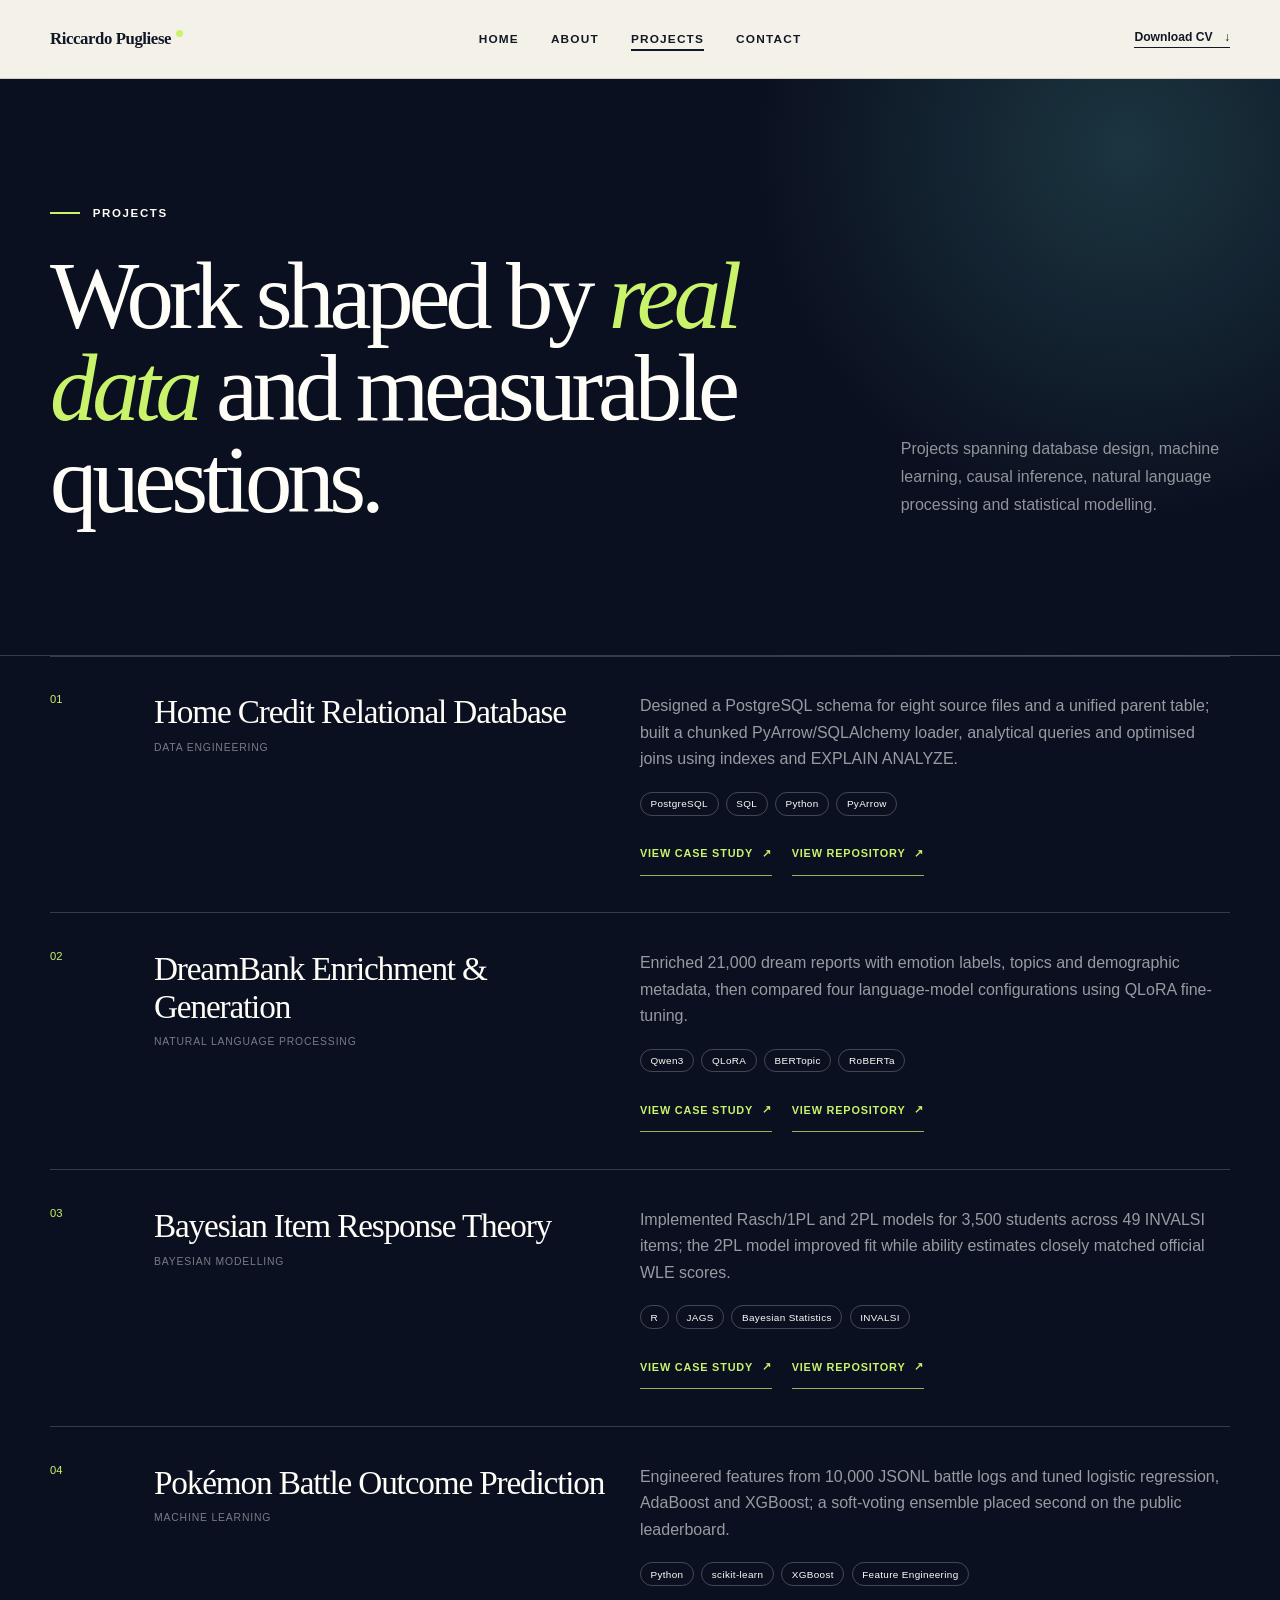
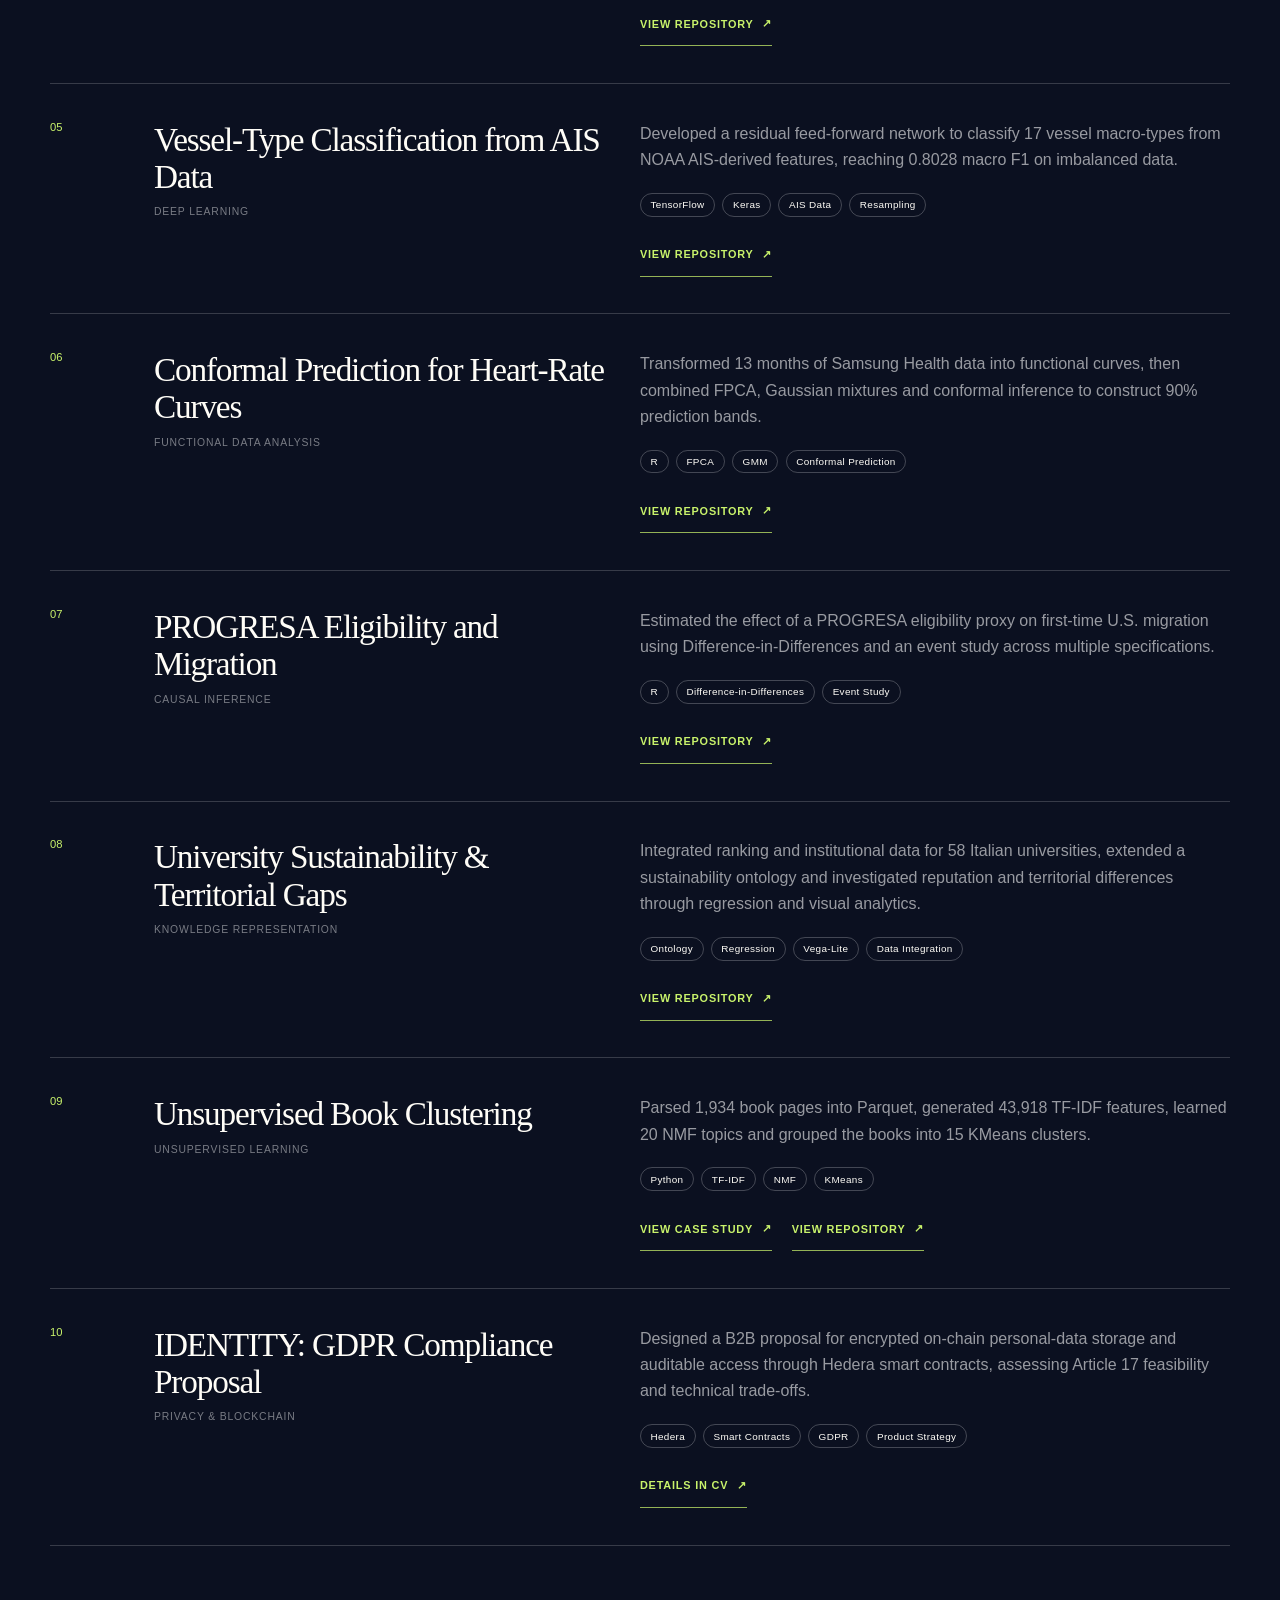
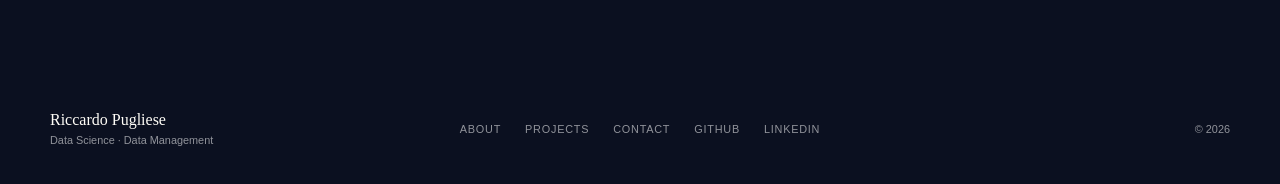
<file: projects/index.html>
<!DOCTYPE html>
<html lang="en"><head>
  <meta charset="UTF-8">
  <meta name="viewport" content="width=device-width, initial-scale=1.0">
  <meta name="description" content="Data engineering, machine learning, statistics and applied research projects by Riccardo Pugliese.">
  <link rel="canonical" href="https://1fiocco.github.io/projects/">
  <meta property="og:title" content="Projects | Riccardo Pugliese">
  <meta property="og:description" content="Data engineering, machine learning, statistics and applied research projects by Riccardo Pugliese.">
  <meta property="og:type" content="website">
  <meta property="og:url" content="https://1fiocco.github.io/projects/">
  <meta property="og:image" content="https://1fiocco.github.io/og.png">
  <meta name="twitter:card" content="summary_large_image">
  <meta name="twitter:title" content="Projects | Riccardo Pugliese">
  <meta name="twitter:description" content="Data engineering, machine learning, statistics and applied research projects by Riccardo Pugliese.">
  <meta name="twitter:image" content="https://1fiocco.github.io/og.png">
  <title>Projects | Riccardo Pugliese</title>
  <link rel="icon" href="../favicon.svg" type="image/svg+xml">
  <link rel="stylesheet" href="../styles.css">
</head><body>
  <a class="skip-link" href="#main">Skip to content</a>
  <header class="site-header"><div class="shell header-inner"><a class="wordmark" href="../">Riccardo Pugliese</a><nav class="desktop-nav" aria-label="Main navigation"><a href="../">Home</a><a href="../about/">About</a><a href="./" aria-current="page">Projects</a><a href="../contact/">Contact</a></nav><a class="header-cta" href="../riccardo-pugliese-cv.pdf" download>Download CV <span aria-hidden="true">↓</span></a><details class="mobile-menu"><summary>Menu</summary><nav aria-label="Mobile navigation"><a href="../">Home</a><a href="../about/">About</a><a href="./" aria-current="page">Projects</a><a href="../contact/">Contact</a><a class="mobile-menu-cv" href="../riccardo-pugliese-cv.pdf" download>Download CV <span aria-hidden="true">↓</span></a></nav></details></div></header>
  <main id="main"><div class="projects-page">
    <section class="page-hero"><div class="shell"><p class="eyebrow"><span></span> Projects</p><div class="page-title-grid"><h1>Work shaped by <em>real data</em> and measurable questions.</h1><p>Projects spanning database design, machine learning, causal inference, natural language processing and statistical modelling.</p></div></div></section>
    <section class="all-projects"><div class="shell">
      <article class="project-row"><span class="project-row-number">01</span><div><h2>Home Credit Relational Database</h2><span class="project-category">Data Engineering</span></div><div><p>Designed a PostgreSQL schema for eight source files and a unified parent table; built a chunked PyArrow/SQLAlchemy loader, analytical queries and optimised joins using indexes and EXPLAIN ANALYZE.</p><ul class="tag-list"><li>PostgreSQL</li><li>SQL</li><li>Python</li><li>PyArrow</li></ul><div class="project-links"><a class="project-link" href="home-credit/" aria-label="View the Home Credit Relational Database case study">View case study <span aria-hidden="true">↗</span></a><a class="project-link" href="https://github.com/1fiocco/Data-Management-for-Data-Science" target="_blank" rel="noreferrer noopener" aria-label="View the Home Credit Relational Database repository on GitHub">View repository <span aria-hidden="true">↗</span></a></div></div></article>
      <article class="project-row"><span class="project-row-number">02</span><div><h2>DreamBank Enrichment &amp; Generation</h2><span class="project-category">Natural Language Processing</span></div><div><p>Enriched 21,000 dream reports with emotion labels, topics and demographic metadata, then compared four language-model configurations using QLoRA fine-tuning.</p><ul class="tag-list"><li>Qwen3</li><li>QLoRA</li><li>BERTopic</li><li>RoBERTa</li></ul><div class="project-links"><a class="project-link" href="dreambank/" aria-label="View the DreamBank Enrichment and Generation case study">View case study <span aria-hidden="true">↗</span></a><a class="project-link" href="https://github.com/1fiocco/Statistical-Machine-Learning" target="_blank" rel="noreferrer noopener" aria-label="View the DreamBank Enrichment and Generation repository on GitHub">View repository <span aria-hidden="true">↗</span></a></div></div></article>
      <article class="project-row"><span class="project-row-number">03</span><div><h2>Bayesian Item Response Theory</h2><span class="project-category">Bayesian Modelling</span></div><div><p>Implemented Rasch/1PL and 2PL models for 3,500 students across 49 INVALSI items; the 2PL model improved fit while ability estimates closely matched official WLE scores.</p><ul class="tag-list"><li>R</li><li>JAGS</li><li>Bayesian Statistics</li><li>INVALSI</li></ul><div class="project-links"><a class="project-link" href="bayesian-irt/" aria-label="View the Bayesian Item Response Theory case study">View case study <span aria-hidden="true">↗</span></a><a class="project-link" href="https://github.com/1fiocco/Statistical-Learning-2-project" target="_blank" rel="noreferrer noopener" aria-label="View the Bayesian Item Response Theory repository on GitHub">View repository <span aria-hidden="true">↗</span></a></div></div></article>
      <article class="project-row"><span class="project-row-number">04</span><div><h2>Pokémon Battle Outcome Prediction</h2><span class="project-category">Machine Learning</span></div><div><p>Engineered features from 10,000 JSONL battle logs and tuned logistic regression, AdaBoost and XGBoost; a soft-voting ensemble placed second on the public leaderboard.</p><ul class="tag-list"><li>Python</li><li>scikit-learn</li><li>XGBoost</li><li>Feature Engineering</li></ul><div class="project-links"><a class="project-link" href="https://github.com/1fiocco/fds-pokemon-battles-2025" target="_blank" rel="noreferrer noopener" aria-label="View the Pokémon Battle Outcome Prediction repository on GitHub">View repository <span aria-hidden="true">↗</span></a></div></div></article>
      <article class="project-row"><span class="project-row-number">05</span><div><h2>Vessel-Type Classification from AIS Data</h2><span class="project-category">Deep Learning</span></div><div><p>Developed a residual feed-forward network to classify 17 vessel macro-types from NOAA AIS-derived features, reaching 0.8028 macro F1 on imbalanced data.</p><ul class="tag-list"><li>TensorFlow</li><li>Keras</li><li>AIS Data</li><li>Resampling</li></ul><div class="project-links"><a class="project-link" href="https://github.com/1fiocco/FDS_vessel_project" target="_blank" rel="noreferrer noopener" aria-label="View the Vessel-Type Classification repository on GitHub">View repository <span aria-hidden="true">↗</span></a></div></div></article>
      <article class="project-row"><span class="project-row-number">06</span><div><h2>Conformal Prediction for Heart-Rate Curves</h2><span class="project-category">Functional Data Analysis</span></div><div><p>Transformed 13 months of Samsung Health data into functional curves, then combined FPCA, Gaussian mixtures and conformal inference to construct 90% prediction bands.</p><ul class="tag-list"><li>R</li><li>FPCA</li><li>GMM</li><li>Conformal Prediction</li></ul><div class="project-links"><a class="project-link" href="https://github.com/1fiocco/Statistical-learning-project" target="_blank" rel="noreferrer noopener" aria-label="View the Conformal Prediction for Heart-Rate Curves repository on GitHub">View repository <span aria-hidden="true">↗</span></a></div></div></article>
      <article class="project-row"><span class="project-row-number">07</span><div><h2>PROGRESA Eligibility and Migration</h2><span class="project-category">Causal Inference</span></div><div><p>Estimated the effect of a PROGRESA eligibility proxy on first-time U.S. migration using Difference-in-Differences and an event study across multiple specifications.</p><ul class="tag-list"><li>R</li><li>Difference-in-Differences</li><li>Event Study</li></ul><div class="project-links"><a class="project-link" href="https://github.com/1fiocco/Data-driven-economics" target="_blank" rel="noreferrer noopener" aria-label="View the PROGRESA Eligibility and Migration repository on GitHub">View repository <span aria-hidden="true">↗</span></a></div></div></article>
      <article class="project-row"><span class="project-row-number">08</span><div><h2>University Sustainability &amp; Territorial Gaps</h2><span class="project-category">Knowledge Representation</span></div><div><p>Integrated ranking and institutional data for 58 Italian universities, extended a sustainability ontology and investigated reputation and territorial differences through regression and visual analytics.</p><ul class="tag-list"><li>Ontology</li><li>Regression</li><li>Vega-Lite</li><li>Data Integration</li></ul><div class="project-links"><a class="project-link" href="https://github.com/1fiocco/Quantitative-Models-for-Economic-Analysis-and-Management-" target="_blank" rel="noreferrer noopener" aria-label="View the University Sustainability and Territorial Gaps repository on GitHub">View repository <span aria-hidden="true">↗</span></a></div></div></article>
      <article class="project-row"><span class="project-row-number">09</span><div><h2>Unsupervised Book Clustering</h2><span class="project-category">Unsupervised Learning</span></div><div><p>Parsed 1,934 book pages into Parquet, generated 43,918 TF-IDF features, learned 20 NMF topics and grouped the books into 15 KMeans clusters.</p><ul class="tag-list"><li>Python</li><li>TF-IDF</li><li>NMF</li><li>KMeans</li></ul><div class="project-links"><a class="project-link" href="book-clustering/" aria-label="View the Unsupervised Book Clustering case study">View case study <span aria-hidden="true">↗</span></a><a class="project-link" href="https://github.com/1fiocco/ADM-hackathon" target="_blank" rel="noreferrer noopener" aria-label="View the Unsupervised Book Clustering repository on GitHub">View repository <span aria-hidden="true">↗</span></a></div></div></article>
      <article class="project-row"><span class="project-row-number">10</span><div><h2>IDENTITY: GDPR Compliance Proposal</h2><span class="project-category">Privacy &amp; Blockchain</span></div><div><p>Designed a B2B proposal for encrypted on-chain personal-data storage and auditable access through Hedera smart contracts, assessing Article 17 feasibility and technical trade-offs.</p><ul class="tag-list"><li>Hedera</li><li>Smart Contracts</li><li>GDPR</li><li>Product Strategy</li></ul><div class="project-links"><a class="project-link" href="../riccardo-pugliese-cv.pdf#page=2" aria-label="Read the IDENTITY project details in the CV">Details in CV <span aria-hidden="true">↗</span></a></div></div></article>
    </div></section>
  </div></main>
  <footer><div class="shell footer-inner"><div><strong>Riccardo Pugliese</strong><span>Data Science · Data Management</span></div><nav aria-label="Footer navigation"><a href="../about/">About</a><a href="./" aria-current="page">Projects</a><a href="../contact/">Contact</a><a href="https://github.com/1fiocco" target="_blank" rel="noreferrer noopener">GitHub</a><a href="https://www.linkedin.com/in/riccardo-pugliese-9594b8298/" target="_blank" rel="noreferrer noopener">LinkedIn</a></nav><span>© 2026</span></div></footer>
</body></html>
</file>
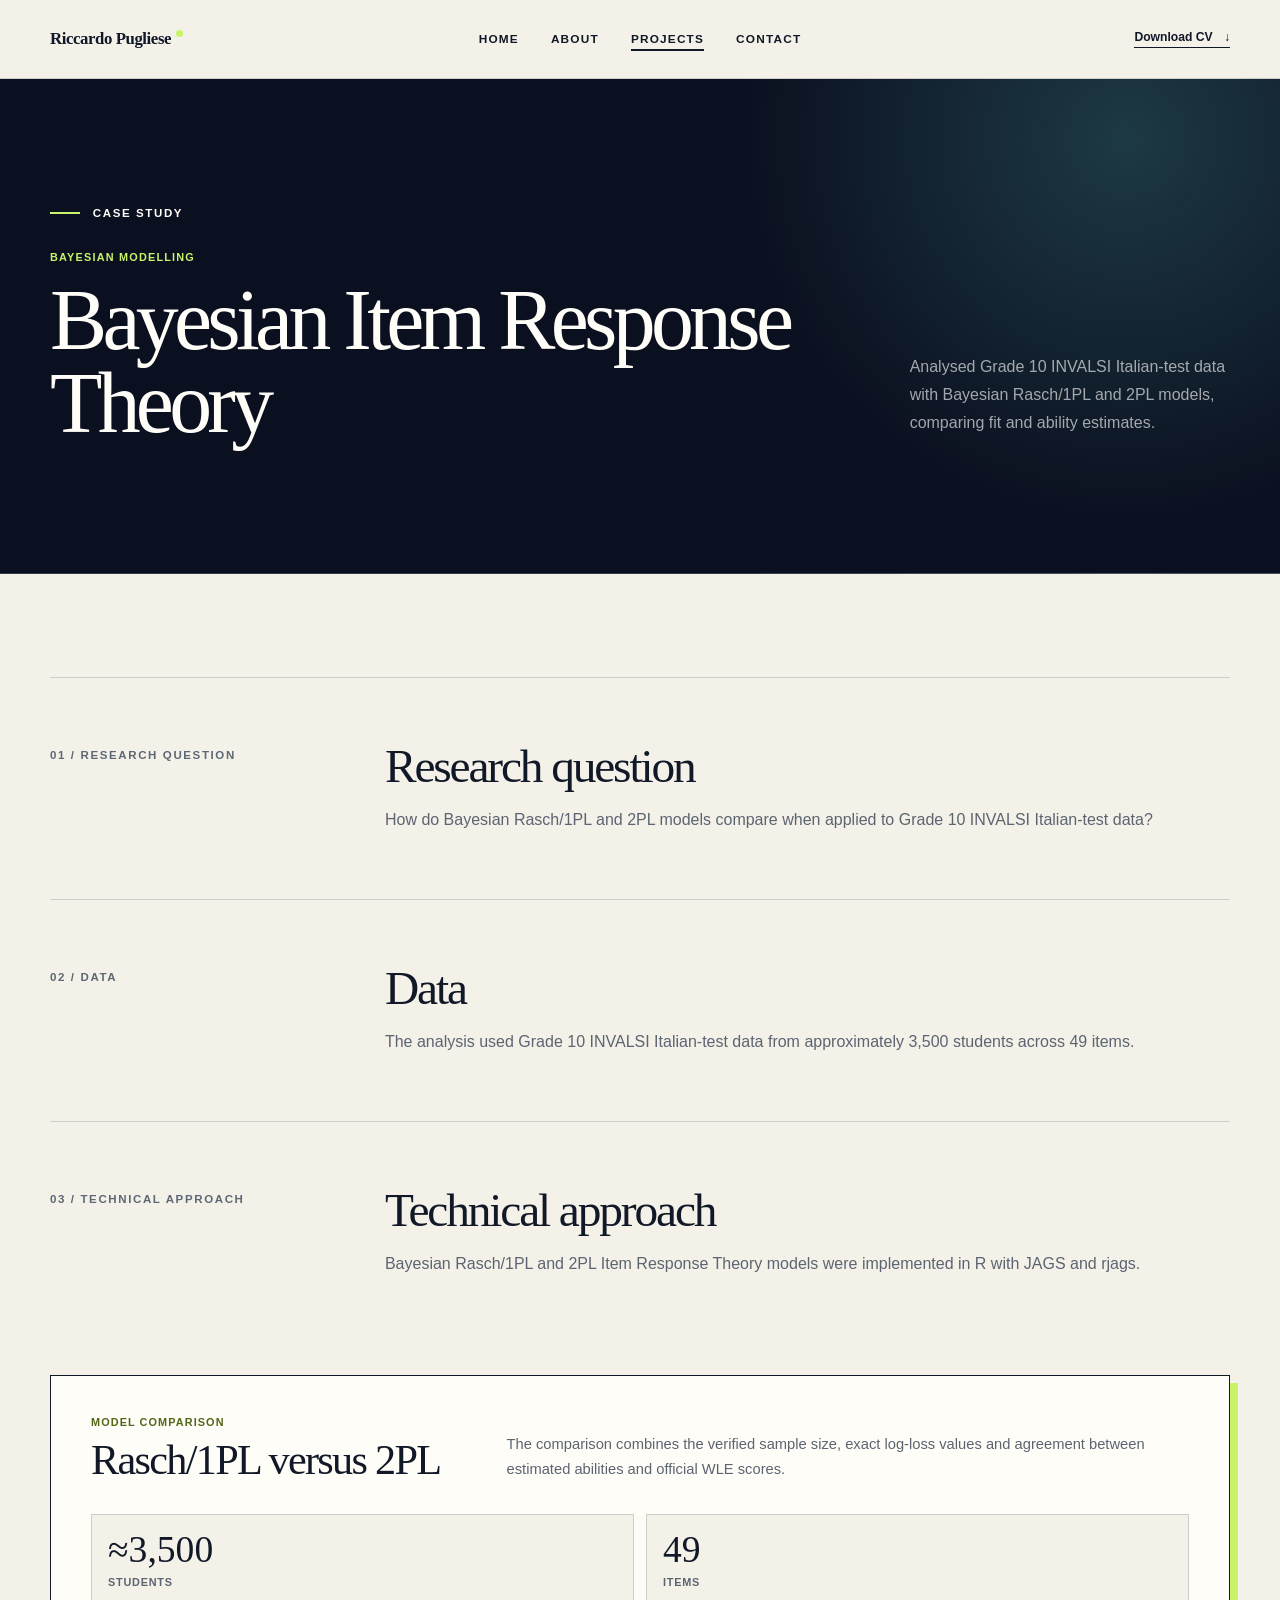
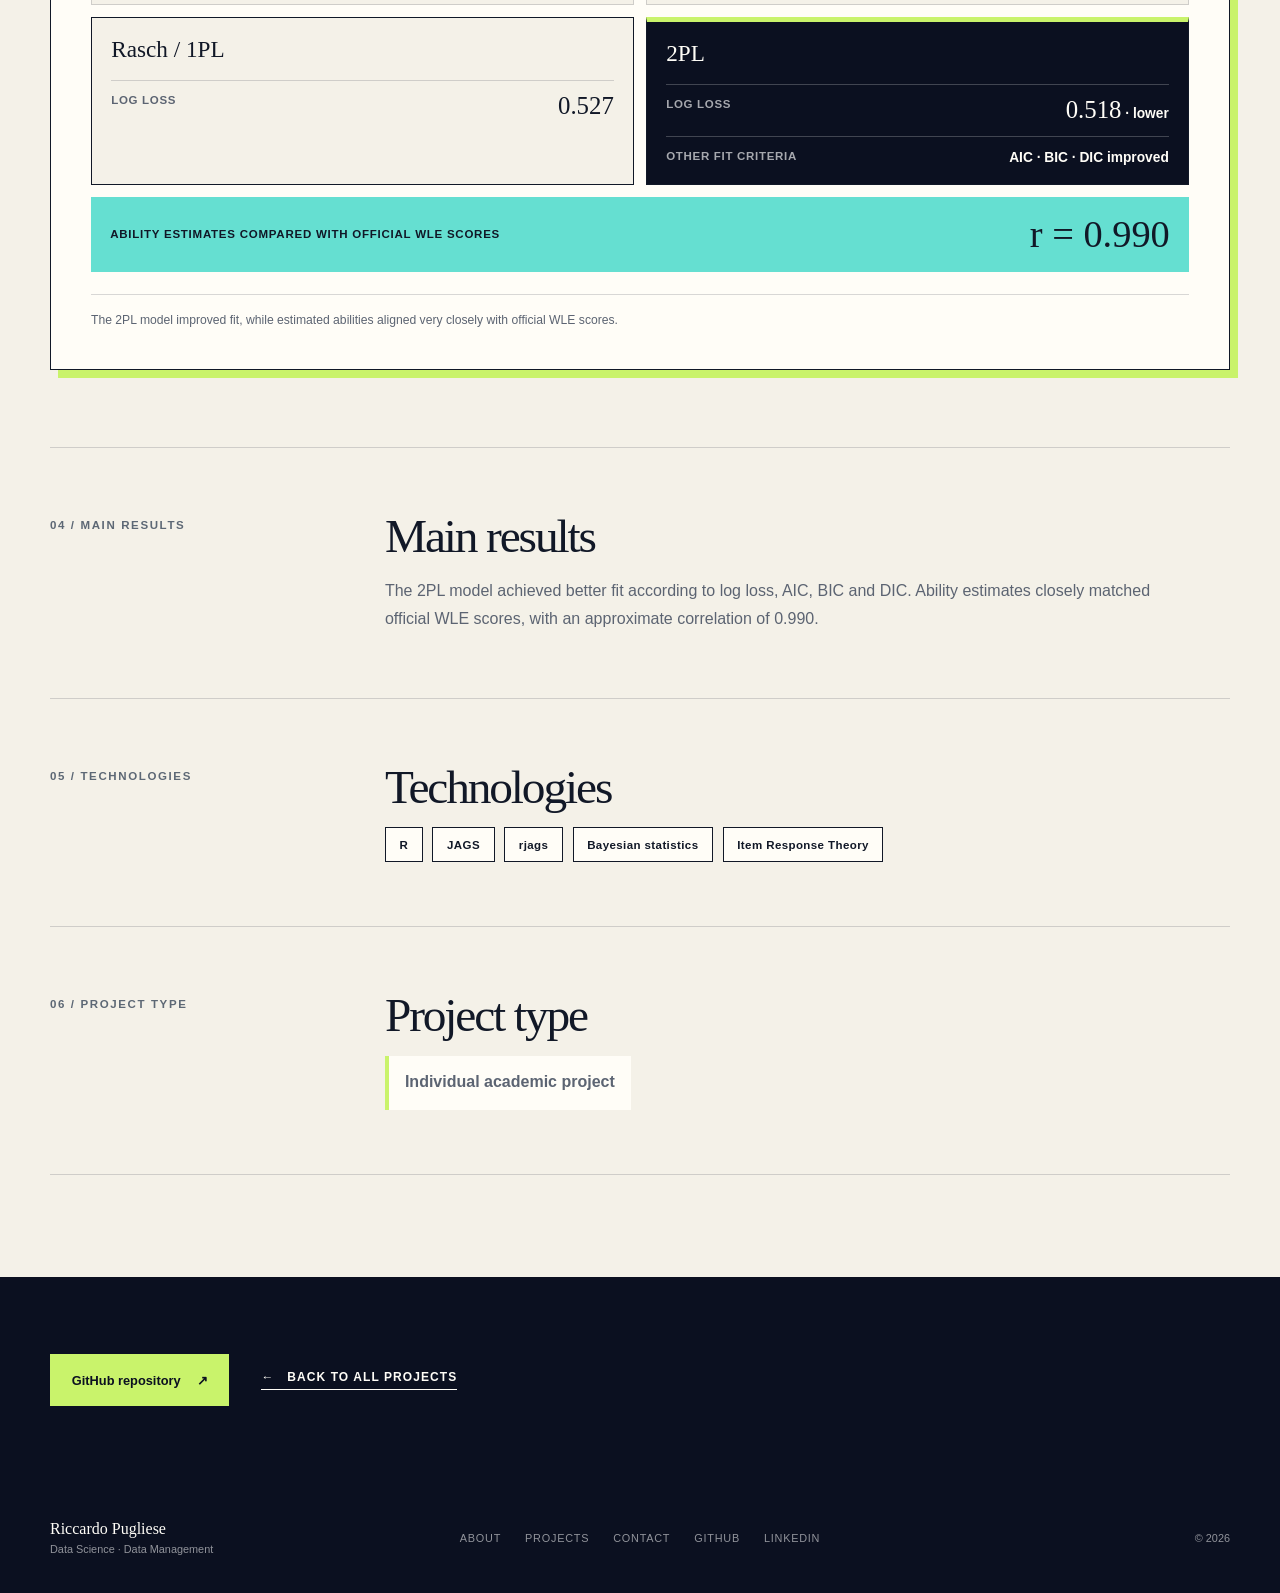
<file: projects/bayesian-irt/index.html>
<!DOCTYPE html>
<html lang="en"><head>
  <meta charset="UTF-8">
  <meta name="viewport" content="width=device-width, initial-scale=1.0">
  <meta name="description" content="Case study: Bayesian Rasch/1PL and 2PL models for Grade 10 INVALSI Italian-test data.">
  <link rel="canonical" href="https://1fiocco.github.io/projects/bayesian-irt/">
  <meta property="og:title" content="Bayesian Item Response Theory | Riccardo Pugliese">
  <meta property="og:description" content="Case study: Bayesian Rasch/1PL and 2PL models for Grade 10 INVALSI Italian-test data.">
  <meta property="og:type" content="website">
  <meta property="og:url" content="https://1fiocco.github.io/projects/bayesian-irt/">
  <meta property="og:image" content="https://1fiocco.github.io/og.png">
  <meta name="twitter:card" content="summary_large_image">
  <meta name="twitter:title" content="Bayesian Item Response Theory | Riccardo Pugliese">
  <meta name="twitter:description" content="Case study: Bayesian Rasch/1PL and 2PL models for Grade 10 INVALSI Italian-test data.">
  <meta name="twitter:image" content="https://1fiocco.github.io/og.png">
  <title>Bayesian Item Response Theory | Riccardo Pugliese</title>
  <link rel="icon" href="../../favicon.svg" type="image/svg+xml">
  <link rel="stylesheet" href="../../styles.css">
</head><body>
  <a class="skip-link" href="#main">Skip to content</a>
  <header class="site-header"><div class="shell header-inner"><a class="wordmark" href="../../">Riccardo Pugliese</a><nav class="desktop-nav" aria-label="Main navigation"><a href="../../">Home</a><a href="../../about/">About</a><a href="../" aria-current="page">Projects</a><a href="../../contact/">Contact</a></nav><a class="header-cta" href="../../riccardo-pugliese-cv.pdf" download>Download CV <span aria-hidden="true">↓</span></a><details class="mobile-menu"><summary>Menu</summary><nav aria-label="Mobile navigation"><a href="../../">Home</a><a href="../../about/">About</a><a href="../" aria-current="page">Projects</a><a href="../../contact/">Contact</a><a class="mobile-menu-cv" href="../../riccardo-pugliese-cv.pdf" download>Download CV <span aria-hidden="true">↓</span></a></nav></details></div></header>
  <main id="main" class="case-study-page">
    <section class="page-hero case-study-hero"><div class="shell"><p class="eyebrow"><span></span> Case study</p><div class="page-title-grid"><div><p class="case-study-category">Bayesian Modelling</p><h1>Bayesian Item Response Theory</h1></div><p>Analysed Grade 10 INVALSI Italian-test data with Bayesian Rasch/1PL and 2PL models, comparing fit and ability estimates.</p></div></div></section>
    <div class="case-study-body"><div class="shell">
      <section class="case-study-section" aria-labelledby="irt-problem"><p class="section-number">01 / RESEARCH QUESTION</p><div><h2 id="irt-problem">Research question</h2><p>How do Bayesian Rasch/1PL and 2PL models compare when applied to Grade 10 INVALSI Italian-test data?</p></div></section>
      <section class="case-study-section" aria-labelledby="irt-data"><p class="section-number">02 / DATA</p><div><h2 id="irt-data">Data</h2><p>The analysis used Grade 10 INVALSI Italian-test data from approximately 3,500 students across 49 items.</p></div></section>
      <section class="case-study-section" aria-labelledby="irt-approach"><p class="section-number">03 / TECHNICAL APPROACH</p><div><h2 id="irt-approach">Technical approach</h2><p>Bayesian Rasch/1PL and 2PL Item Response Theory models were implemented in R with JAGS and rjags.</p></div></section>
      <figure class="case-visual" aria-labelledby="irt-visual-title" aria-describedby="irt-visual-description irt-visual-caption">
        <div class="case-visual-heading"><div><p class="case-visual-kicker">Model comparison</p><h3 id="irt-visual-title">Rasch/1PL versus 2PL</h3></div><p class="case-visual-description" id="irt-visual-description">The comparison combines the verified sample size, exact log-loss values and agreement between estimated abilities and official WLE scores.</p></div>
        <div class="irt-sample" aria-label="Dataset summary"><div><strong>≈3,500</strong><span>Students</span></div><div><strong>49</strong><span>Items</span></div></div>
        <div class="irt-comparison">
          <article class="irt-model"><h4>Rasch / 1PL</h4><dl><div><dt>Log loss</dt><dd><strong>0.527</strong></dd></div></dl></article>
          <article class="irt-model irt-model--highlight"><h4>2PL</h4><dl><div><dt>Log loss</dt><dd><strong>0.518</strong> · lower</dd></div><div><dt>Other fit criteria</dt><dd>AIC · BIC · DIC improved</dd></div></dl></article>
        </div>
        <div class="irt-correlation"><span>Ability estimates compared with official WLE scores</span><strong>r = 0.990</strong></div>
        <figcaption id="irt-visual-caption">The 2PL model improved fit, while estimated abilities aligned very closely with official WLE scores.</figcaption>
      </figure>
      <section class="case-study-section" aria-labelledby="irt-results"><p class="section-number">04 / MAIN RESULTS</p><div><h2 id="irt-results">Main results</h2><p>The 2PL model achieved better fit according to log loss, AIC, BIC and DIC. Ability estimates closely matched official WLE scores, with an approximate correlation of 0.990.</p></div></section>
      <section class="case-study-section" aria-labelledby="irt-tech"><p class="section-number">05 / TECHNOLOGIES</p><div><h2 id="irt-tech">Technologies</h2><ul class="case-tech-list"><li>R</li><li>JAGS</li><li>rjags</li><li>Bayesian statistics</li><li>Item Response Theory</li></ul></div></section>
      <section class="case-study-section" aria-labelledby="irt-type"><p class="section-number">06 / PROJECT TYPE</p><div><h2 id="irt-type">Project type</h2><p class="project-type">Individual academic project</p></div></section>
    </div></div>
    <section class="case-study-actions"><div class="shell"><a class="button button-acid" href="https://github.com/1fiocco/Statistical-Learning-2-project" target="_blank" rel="noreferrer noopener" aria-label="Open the Bayesian Item Response Theory repository on GitHub">GitHub repository <span aria-hidden="true">↗</span></a><a class="text-link light-link" href="../"><span aria-hidden="true">←</span> Back to all projects</a></div></section>
  </main>
  <footer><div class="shell footer-inner"><div><strong>Riccardo Pugliese</strong><span>Data Science · Data Management</span></div><nav aria-label="Footer navigation"><a href="../../about/">About</a><a href="../" aria-current="page">Projects</a><a href="../../contact/">Contact</a><a href="https://github.com/1fiocco" target="_blank" rel="noreferrer noopener">GitHub</a><a href="https://www.linkedin.com/in/riccardo-pugliese-9594b8298/" target="_blank" rel="noreferrer noopener">LinkedIn</a></nav><span>© 2026</span></div></footer>
</body></html>
</file>
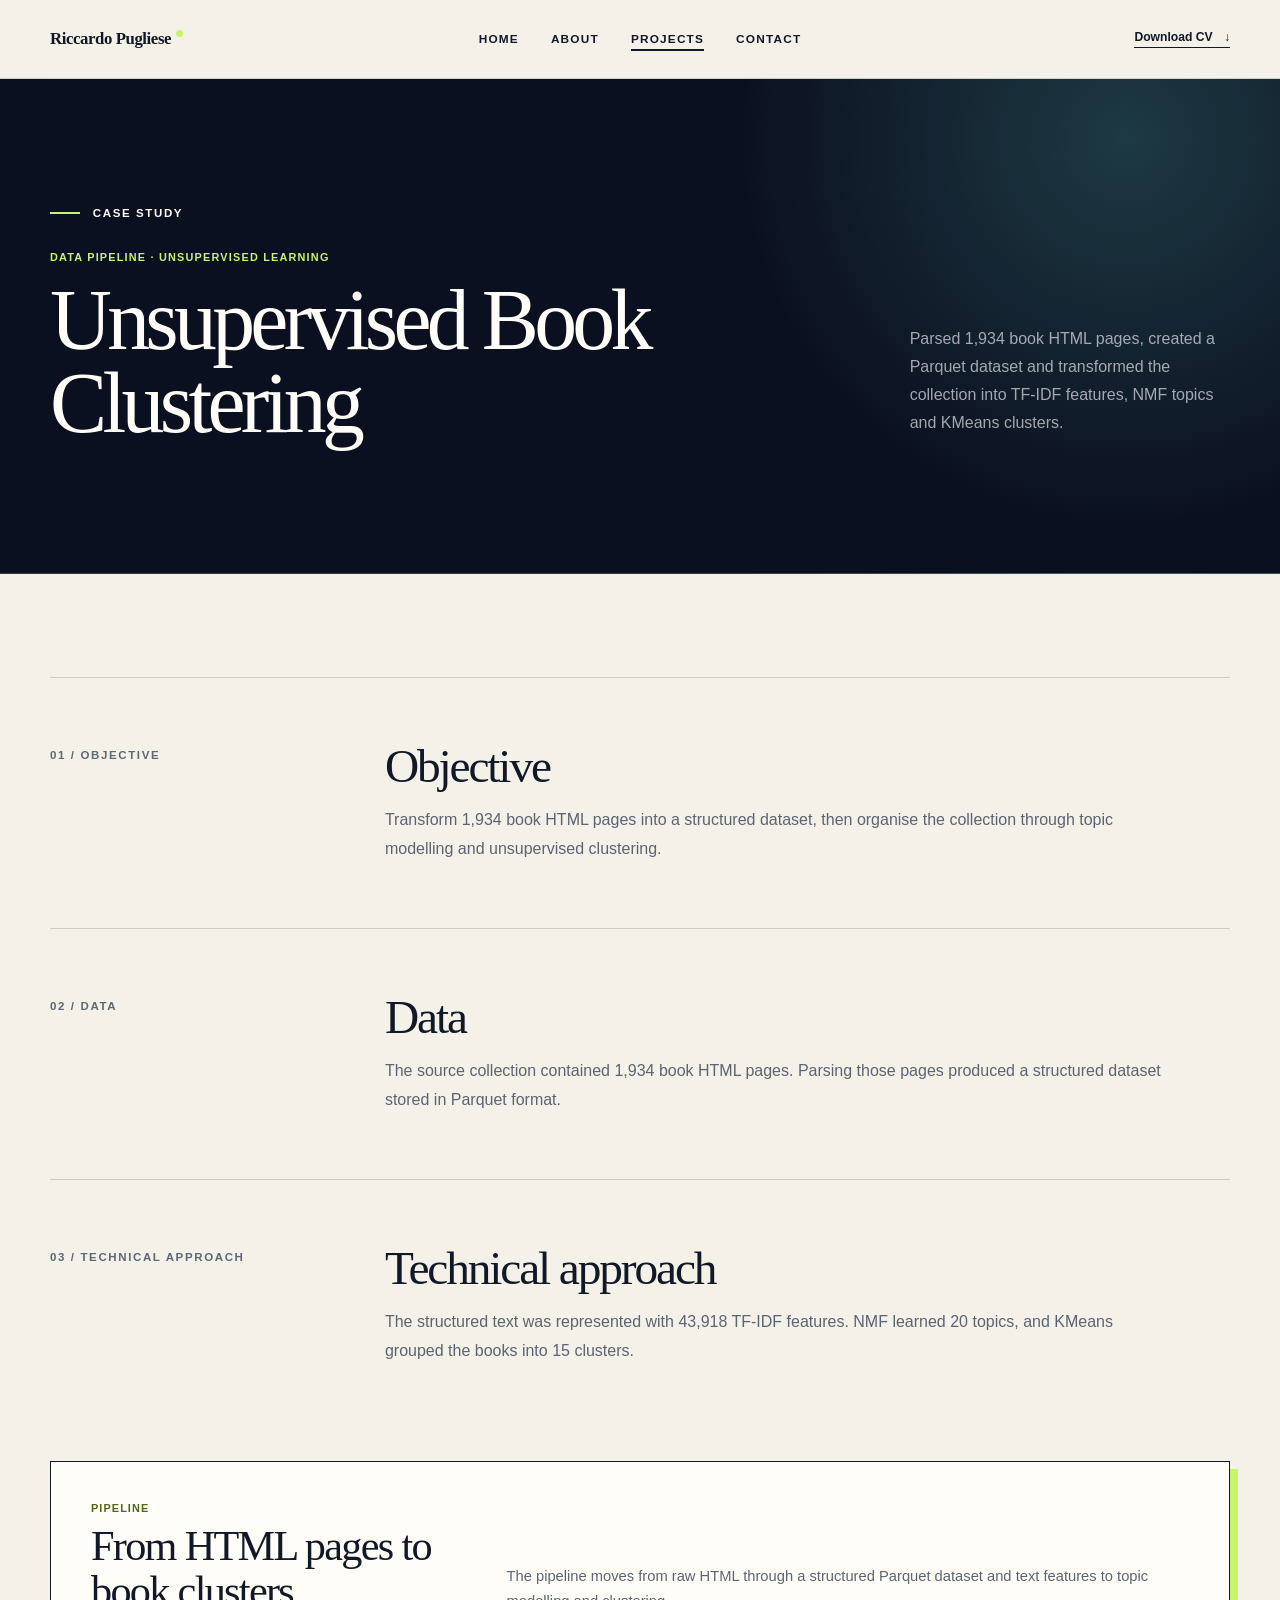
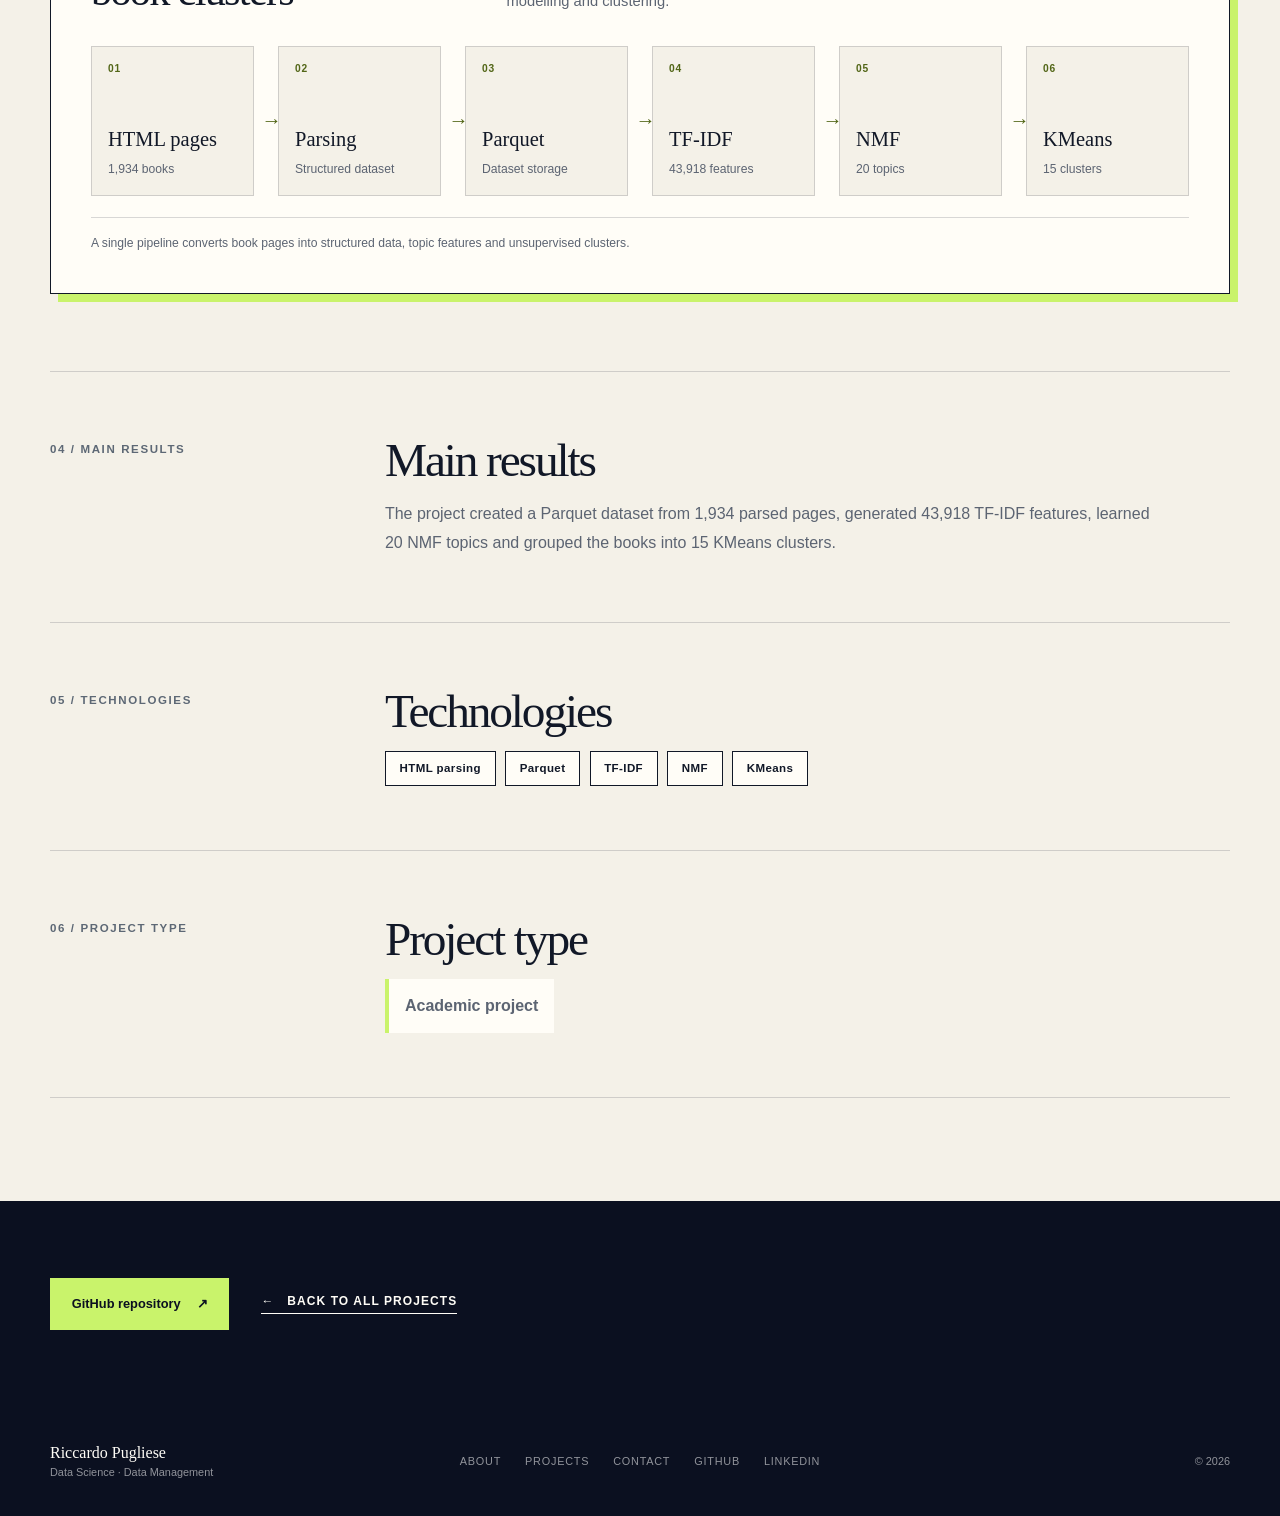
<file: projects/book-clustering/index.html>
<!DOCTYPE html>
<html lang="en"><head>
  <meta charset="UTF-8">
  <meta name="viewport" content="width=device-width, initial-scale=1.0">
  <meta name="description" content="Case study: parsing 1,934 book HTML pages into Parquet, TF-IDF features, NMF topics and KMeans clusters.">
  <link rel="canonical" href="https://1fiocco.github.io/projects/book-clustering/">
  <meta property="og:title" content="Unsupervised Book Clustering | Riccardo Pugliese">
  <meta property="og:description" content="Case study: parsing 1,934 book HTML pages into Parquet, TF-IDF features, NMF topics and KMeans clusters.">
  <meta property="og:type" content="website">
  <meta property="og:url" content="https://1fiocco.github.io/projects/book-clustering/">
  <meta property="og:image" content="https://1fiocco.github.io/og.png">
  <meta name="twitter:card" content="summary_large_image">
  <meta name="twitter:title" content="Unsupervised Book Clustering | Riccardo Pugliese">
  <meta name="twitter:description" content="Case study: parsing 1,934 book HTML pages into Parquet, TF-IDF features, NMF topics and KMeans clusters.">
  <meta name="twitter:image" content="https://1fiocco.github.io/og.png">
  <title>Unsupervised Book Clustering | Riccardo Pugliese</title>
  <link rel="icon" href="../../favicon.svg" type="image/svg+xml">
  <link rel="stylesheet" href="../../styles.css">
</head><body>
  <a class="skip-link" href="#main">Skip to content</a>
  <header class="site-header"><div class="shell header-inner"><a class="wordmark" href="../../">Riccardo Pugliese</a><nav class="desktop-nav" aria-label="Main navigation"><a href="../../">Home</a><a href="../../about/">About</a><a href="../" aria-current="page">Projects</a><a href="../../contact/">Contact</a></nav><a class="header-cta" href="../../riccardo-pugliese-cv.pdf" download>Download CV <span aria-hidden="true">↓</span></a><details class="mobile-menu"><summary>Menu</summary><nav aria-label="Mobile navigation"><a href="../../">Home</a><a href="../../about/">About</a><a href="../" aria-current="page">Projects</a><a href="../../contact/">Contact</a><a class="mobile-menu-cv" href="../../riccardo-pugliese-cv.pdf" download>Download CV <span aria-hidden="true">↓</span></a></nav></details></div></header>
  <main id="main" class="case-study-page">
    <section class="page-hero case-study-hero"><div class="shell"><p class="eyebrow"><span></span> Case study</p><div class="page-title-grid"><div><p class="case-study-category">Data Pipeline · Unsupervised Learning</p><h1>Unsupervised Book Clustering</h1></div><p>Parsed 1,934 book HTML pages, created a Parquet dataset and transformed the collection into TF-IDF features, NMF topics and KMeans clusters.</p></div></div></section>
    <div class="case-study-body"><div class="shell">
      <section class="case-study-section" aria-labelledby="book-problem"><p class="section-number">01 / OBJECTIVE</p><div><h2 id="book-problem">Objective</h2><p>Transform 1,934 book HTML pages into a structured dataset, then organise the collection through topic modelling and unsupervised clustering.</p></div></section>
      <section class="case-study-section" aria-labelledby="book-data"><p class="section-number">02 / DATA</p><div><h2 id="book-data">Data</h2><p>The source collection contained 1,934 book HTML pages. Parsing those pages produced a structured dataset stored in Parquet format.</p></div></section>
      <section class="case-study-section" aria-labelledby="book-approach"><p class="section-number">03 / TECHNICAL APPROACH</p><div><h2 id="book-approach">Technical approach</h2><p>The structured text was represented with 43,918 TF-IDF features. NMF learned 20 topics, and KMeans grouped the books into 15 clusters.</p></div></section>
      <figure class="case-visual" aria-labelledby="book-visual-title" aria-describedby="book-visual-description book-visual-caption">
        <div class="case-visual-heading"><div><p class="case-visual-kicker">Pipeline</p><h3 id="book-visual-title">From HTML pages to book clusters</h3></div><p class="case-visual-description" id="book-visual-description">The pipeline moves from raw HTML through a structured Parquet dataset and text features to topic modelling and clustering.</p></div>
        <ol class="pipeline-steps pipeline-steps--six">
          <li><span class="pipeline-step-number">01</span><strong>HTML pages</strong><span>1,934 books</span></li>
          <li><span class="pipeline-step-number">02</span><strong>Parsing</strong><span>Structured dataset</span></li>
          <li><span class="pipeline-step-number">03</span><strong>Parquet</strong><span>Dataset storage</span></li>
          <li><span class="pipeline-step-number">04</span><strong>TF-IDF</strong><span>43,918 features</span></li>
          <li><span class="pipeline-step-number">05</span><strong>NMF</strong><span>20 topics</span></li>
          <li><span class="pipeline-step-number">06</span><strong>KMeans</strong><span>15 clusters</span></li>
        </ol>
        <figcaption id="book-visual-caption">A single pipeline converts book pages into structured data, topic features and unsupervised clusters.</figcaption>
      </figure>
      <section class="case-study-section" aria-labelledby="book-results"><p class="section-number">04 / MAIN RESULTS</p><div><h2 id="book-results">Main results</h2><p>The project created a Parquet dataset from 1,934 parsed pages, generated 43,918 TF-IDF features, learned 20 NMF topics and grouped the books into 15 KMeans clusters.</p></div></section>
      <section class="case-study-section" aria-labelledby="book-tech"><p class="section-number">05 / TECHNOLOGIES</p><div><h2 id="book-tech">Technologies</h2><ul class="case-tech-list"><li>HTML parsing</li><li>Parquet</li><li>TF-IDF</li><li>NMF</li><li>KMeans</li></ul></div></section>
      <section class="case-study-section" aria-labelledby="book-type"><p class="section-number">06 / PROJECT TYPE</p><div><h2 id="book-type">Project type</h2><p class="project-type">Academic project</p></div></section>
    </div></div>
    <section class="case-study-actions"><div class="shell"><a class="button button-acid" href="https://github.com/1fiocco/ADM-hackathon" target="_blank" rel="noreferrer noopener" aria-label="Open the Unsupervised Book Clustering repository on GitHub">GitHub repository <span aria-hidden="true">↗</span></a><a class="text-link light-link" href="../"><span aria-hidden="true">←</span> Back to all projects</a></div></section>
  </main>
  <footer><div class="shell footer-inner"><div><strong>Riccardo Pugliese</strong><span>Data Science · Data Management</span></div><nav aria-label="Footer navigation"><a href="../../about/">About</a><a href="../" aria-current="page">Projects</a><a href="../../contact/">Contact</a><a href="https://github.com/1fiocco" target="_blank" rel="noreferrer noopener">GitHub</a><a href="https://www.linkedin.com/in/riccardo-pugliese-9594b8298/" target="_blank" rel="noreferrer noopener">LinkedIn</a></nav><span>© 2026</span></div></footer>
</body></html>
</file>
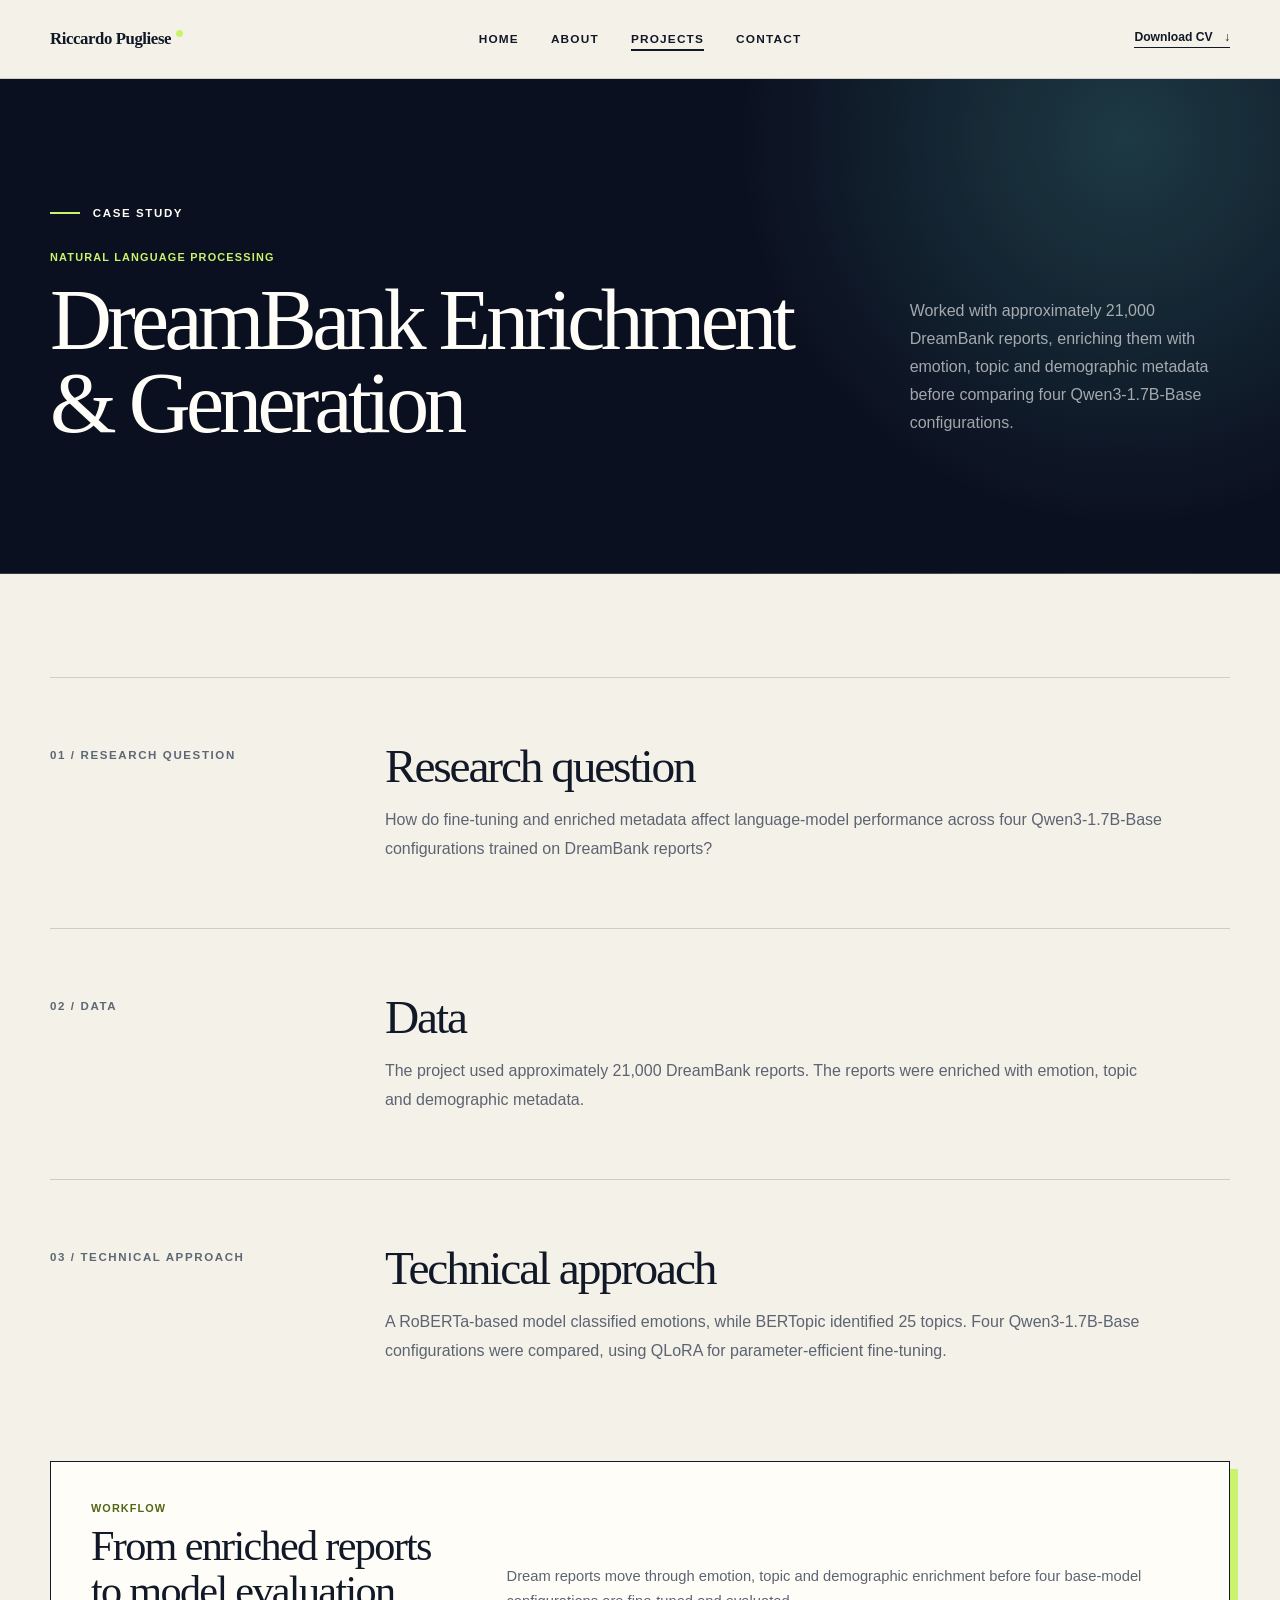
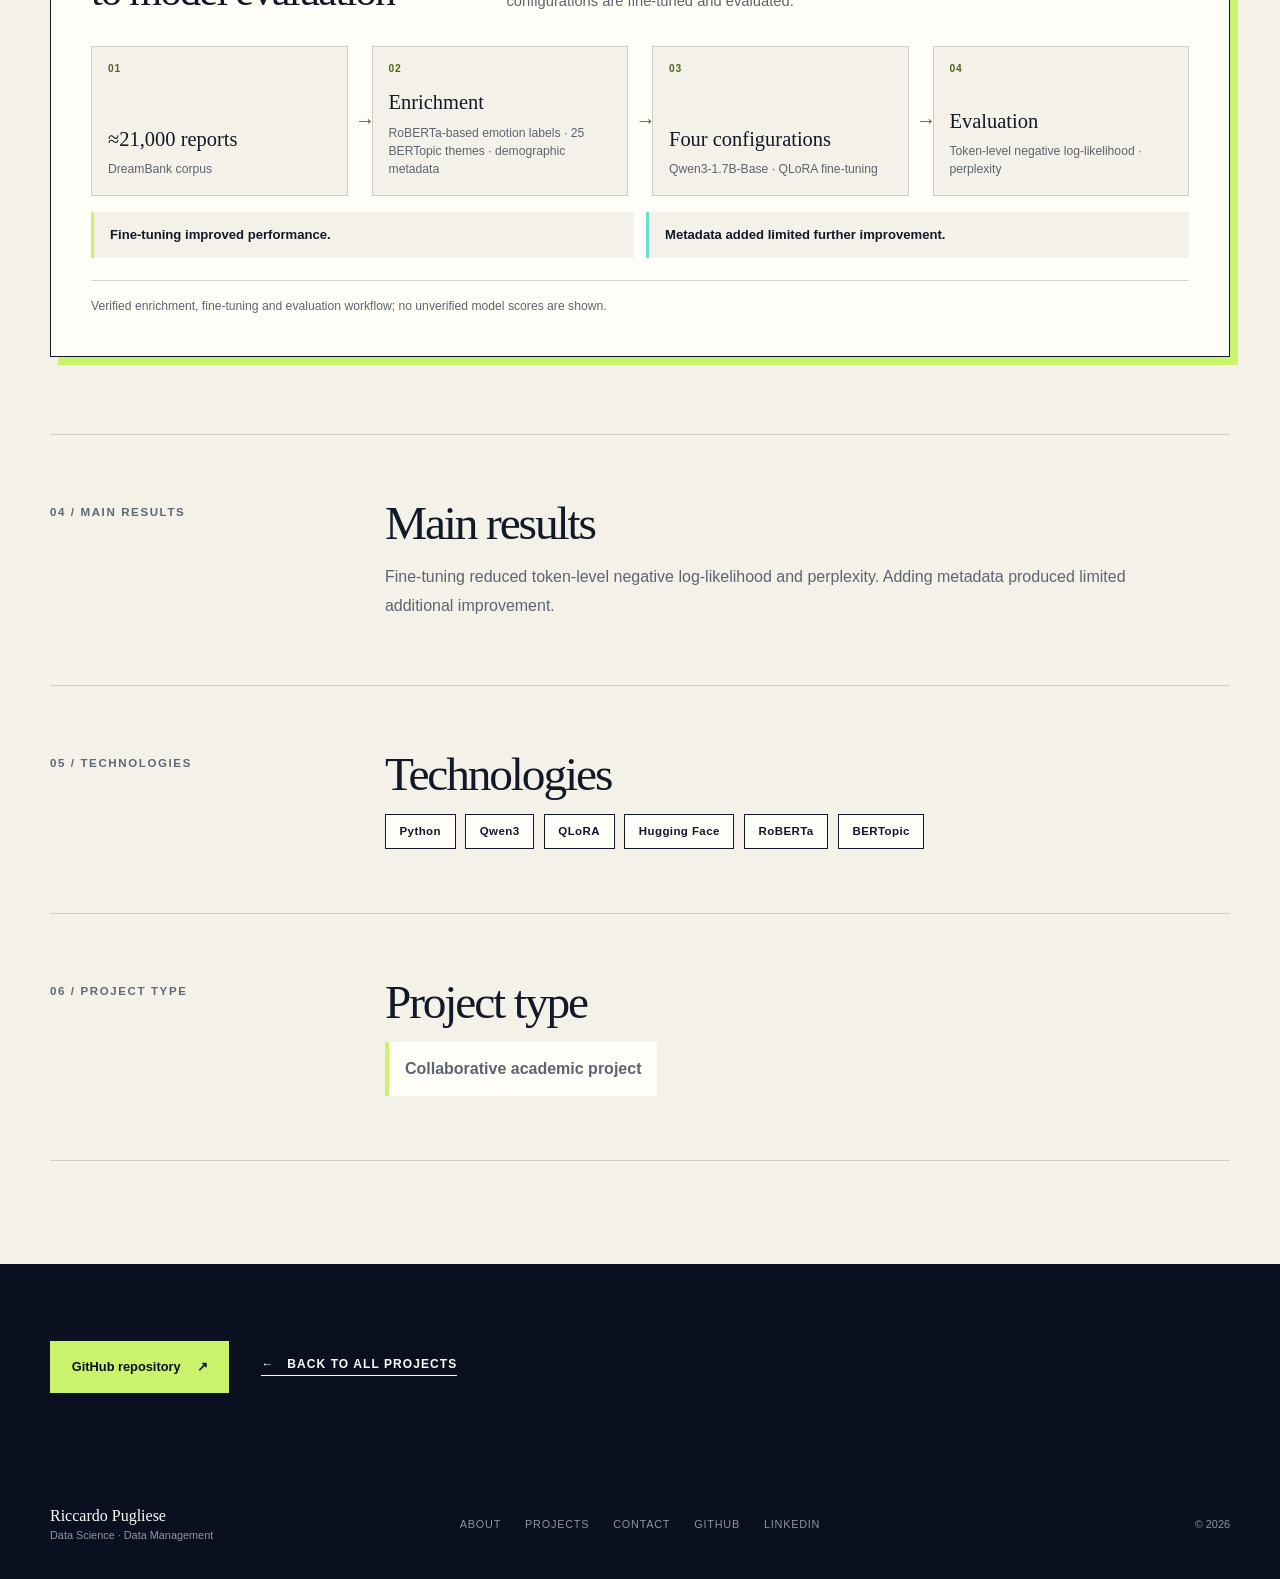
<file: projects/dreambank/index.html>
<!DOCTYPE html>
<html lang="en"><head>
  <meta charset="UTF-8">
  <meta name="viewport" content="width=device-width, initial-scale=1.0">
  <meta name="description" content="Case study: enriching approximately 21,000 DreamBank reports and comparing Qwen3 configurations.">
  <link rel="canonical" href="https://1fiocco.github.io/projects/dreambank/">
  <meta property="og:title" content="DreamBank Enrichment &amp; Generation | Riccardo Pugliese">
  <meta property="og:description" content="Case study: enriching approximately 21,000 DreamBank reports and comparing Qwen3 configurations.">
  <meta property="og:type" content="website">
  <meta property="og:url" content="https://1fiocco.github.io/projects/dreambank/">
  <meta property="og:image" content="https://1fiocco.github.io/og.png">
  <meta name="twitter:card" content="summary_large_image">
  <meta name="twitter:title" content="DreamBank Enrichment &amp; Generation | Riccardo Pugliese">
  <meta name="twitter:description" content="Case study: enriching approximately 21,000 DreamBank reports and comparing Qwen3 configurations.">
  <meta name="twitter:image" content="https://1fiocco.github.io/og.png">
  <title>DreamBank Enrichment &amp; Generation | Riccardo Pugliese</title>
  <link rel="icon" href="../../favicon.svg" type="image/svg+xml">
  <link rel="stylesheet" href="../../styles.css">
</head><body>
  <a class="skip-link" href="#main">Skip to content</a>
  <header class="site-header"><div class="shell header-inner"><a class="wordmark" href="../../">Riccardo Pugliese</a><nav class="desktop-nav" aria-label="Main navigation"><a href="../../">Home</a><a href="../../about/">About</a><a href="../" aria-current="page">Projects</a><a href="../../contact/">Contact</a></nav><a class="header-cta" href="../../riccardo-pugliese-cv.pdf" download>Download CV <span aria-hidden="true">↓</span></a><details class="mobile-menu"><summary>Menu</summary><nav aria-label="Mobile navigation"><a href="../../">Home</a><a href="../../about/">About</a><a href="../" aria-current="page">Projects</a><a href="../../contact/">Contact</a><a class="mobile-menu-cv" href="../../riccardo-pugliese-cv.pdf" download>Download CV <span aria-hidden="true">↓</span></a></nav></details></div></header>
  <main id="main" class="case-study-page">
    <section class="page-hero case-study-hero"><div class="shell"><p class="eyebrow"><span></span> Case study</p><div class="page-title-grid"><div><p class="case-study-category">Natural Language Processing</p><h1>DreamBank Enrichment &amp; Generation</h1></div><p>Worked with approximately 21,000 DreamBank reports, enriching them with emotion, topic and demographic metadata before comparing four Qwen3-1.7B-Base configurations.</p></div></div></section>
    <div class="case-study-body"><div class="shell">
      <section class="case-study-section" aria-labelledby="dreambank-problem"><p class="section-number">01 / RESEARCH QUESTION</p><div><h2 id="dreambank-problem">Research question</h2><p>How do fine-tuning and enriched metadata affect language-model performance across four Qwen3-1.7B-Base configurations trained on DreamBank reports?</p></div></section>
      <section class="case-study-section" aria-labelledby="dreambank-data"><p class="section-number">02 / DATA</p><div><h2 id="dreambank-data">Data</h2><p>The project used approximately 21,000 DreamBank reports. The reports were enriched with emotion, topic and demographic metadata.</p></div></section>
      <section class="case-study-section" aria-labelledby="dreambank-approach"><p class="section-number">03 / TECHNICAL APPROACH</p><div><h2 id="dreambank-approach">Technical approach</h2><p>A RoBERTa-based model classified emotions, while BERTopic identified 25 topics. Four Qwen3-1.7B-Base configurations were compared, using QLoRA for parameter-efficient fine-tuning.</p></div></section>
      <figure class="case-visual" aria-labelledby="dreambank-visual-title" aria-describedby="dreambank-visual-description dreambank-visual-caption">
        <div class="case-visual-heading"><div><p class="case-visual-kicker">Workflow</p><h3 id="dreambank-visual-title">From enriched reports to model evaluation</h3></div><p class="case-visual-description" id="dreambank-visual-description">Dream reports move through emotion, topic and demographic enrichment before four base-model configurations are fine-tuned and evaluated.</p></div>
        <ol class="pipeline-steps pipeline-steps--four">
          <li><span class="pipeline-step-number">01</span><strong>≈21,000 reports</strong><span>DreamBank corpus</span></li>
          <li><span class="pipeline-step-number">02</span><strong>Enrichment</strong><span>RoBERTa-based emotion labels · 25 BERTopic themes · demographic metadata</span></li>
          <li><span class="pipeline-step-number">03</span><strong>Four configurations</strong><span>Qwen3-1.7B-Base · QLoRA fine-tuning</span></li>
          <li><span class="pipeline-step-number">04</span><strong>Evaluation</strong><span>Token-level negative log-likelihood · perplexity</span></li>
        </ol>
        <div class="visual-conclusion" aria-label="Qualitative conclusions"><p>Fine-tuning improved performance.</p><p>Metadata added limited further improvement.</p></div>
        <figcaption id="dreambank-visual-caption">Verified enrichment, fine-tuning and evaluation workflow; no unverified model scores are shown.</figcaption>
      </figure>
      <section class="case-study-section" aria-labelledby="dreambank-results"><p class="section-number">04 / MAIN RESULTS</p><div><h2 id="dreambank-results">Main results</h2><p>Fine-tuning reduced token-level negative log-likelihood and perplexity. Adding metadata produced limited additional improvement.</p></div></section>
      <section class="case-study-section" aria-labelledby="dreambank-tech"><p class="section-number">05 / TECHNOLOGIES</p><div><h2 id="dreambank-tech">Technologies</h2><ul class="case-tech-list"><li>Python</li><li>Qwen3</li><li>QLoRA</li><li>Hugging Face</li><li>RoBERTa</li><li>BERTopic</li></ul></div></section>
      <section class="case-study-section" aria-labelledby="dreambank-type"><p class="section-number">06 / PROJECT TYPE</p><div><h2 id="dreambank-type">Project type</h2><p class="project-type">Collaborative academic project</p></div></section>
    </div></div>
    <section class="case-study-actions"><div class="shell"><a class="button button-acid" href="https://github.com/1fiocco/Statistical-Machine-Learning" target="_blank" rel="noreferrer noopener" aria-label="Open the DreamBank Enrichment and Generation repository on GitHub">GitHub repository <span aria-hidden="true">↗</span></a><a class="text-link light-link" href="../"><span aria-hidden="true">←</span> Back to all projects</a></div></section>
  </main>
  <footer><div class="shell footer-inner"><div><strong>Riccardo Pugliese</strong><span>Data Science · Data Management</span></div><nav aria-label="Footer navigation"><a href="../../about/">About</a><a href="../" aria-current="page">Projects</a><a href="../../contact/">Contact</a><a href="https://github.com/1fiocco" target="_blank" rel="noreferrer noopener">GitHub</a><a href="https://www.linkedin.com/in/riccardo-pugliese-9594b8298/" target="_blank" rel="noreferrer noopener">LinkedIn</a></nav><span>© 2026</span></div></footer>
</body></html>
</file>
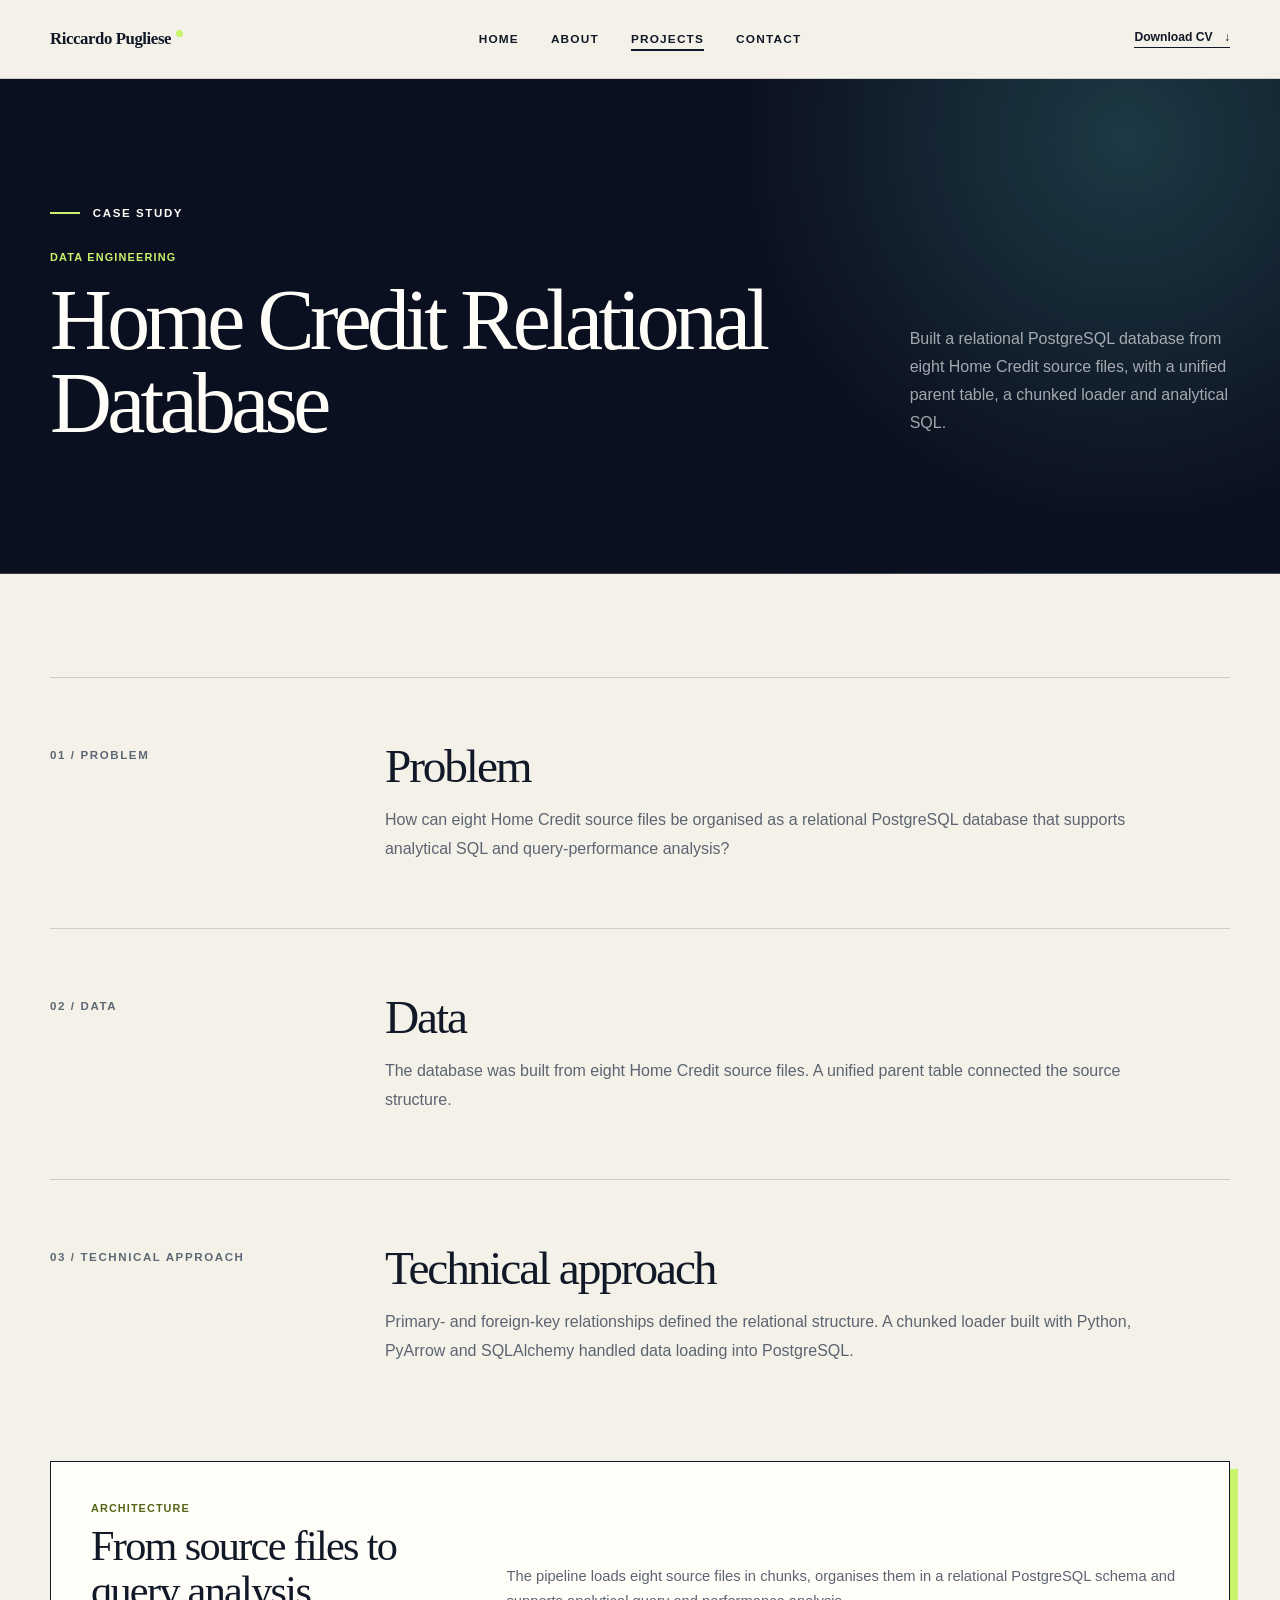
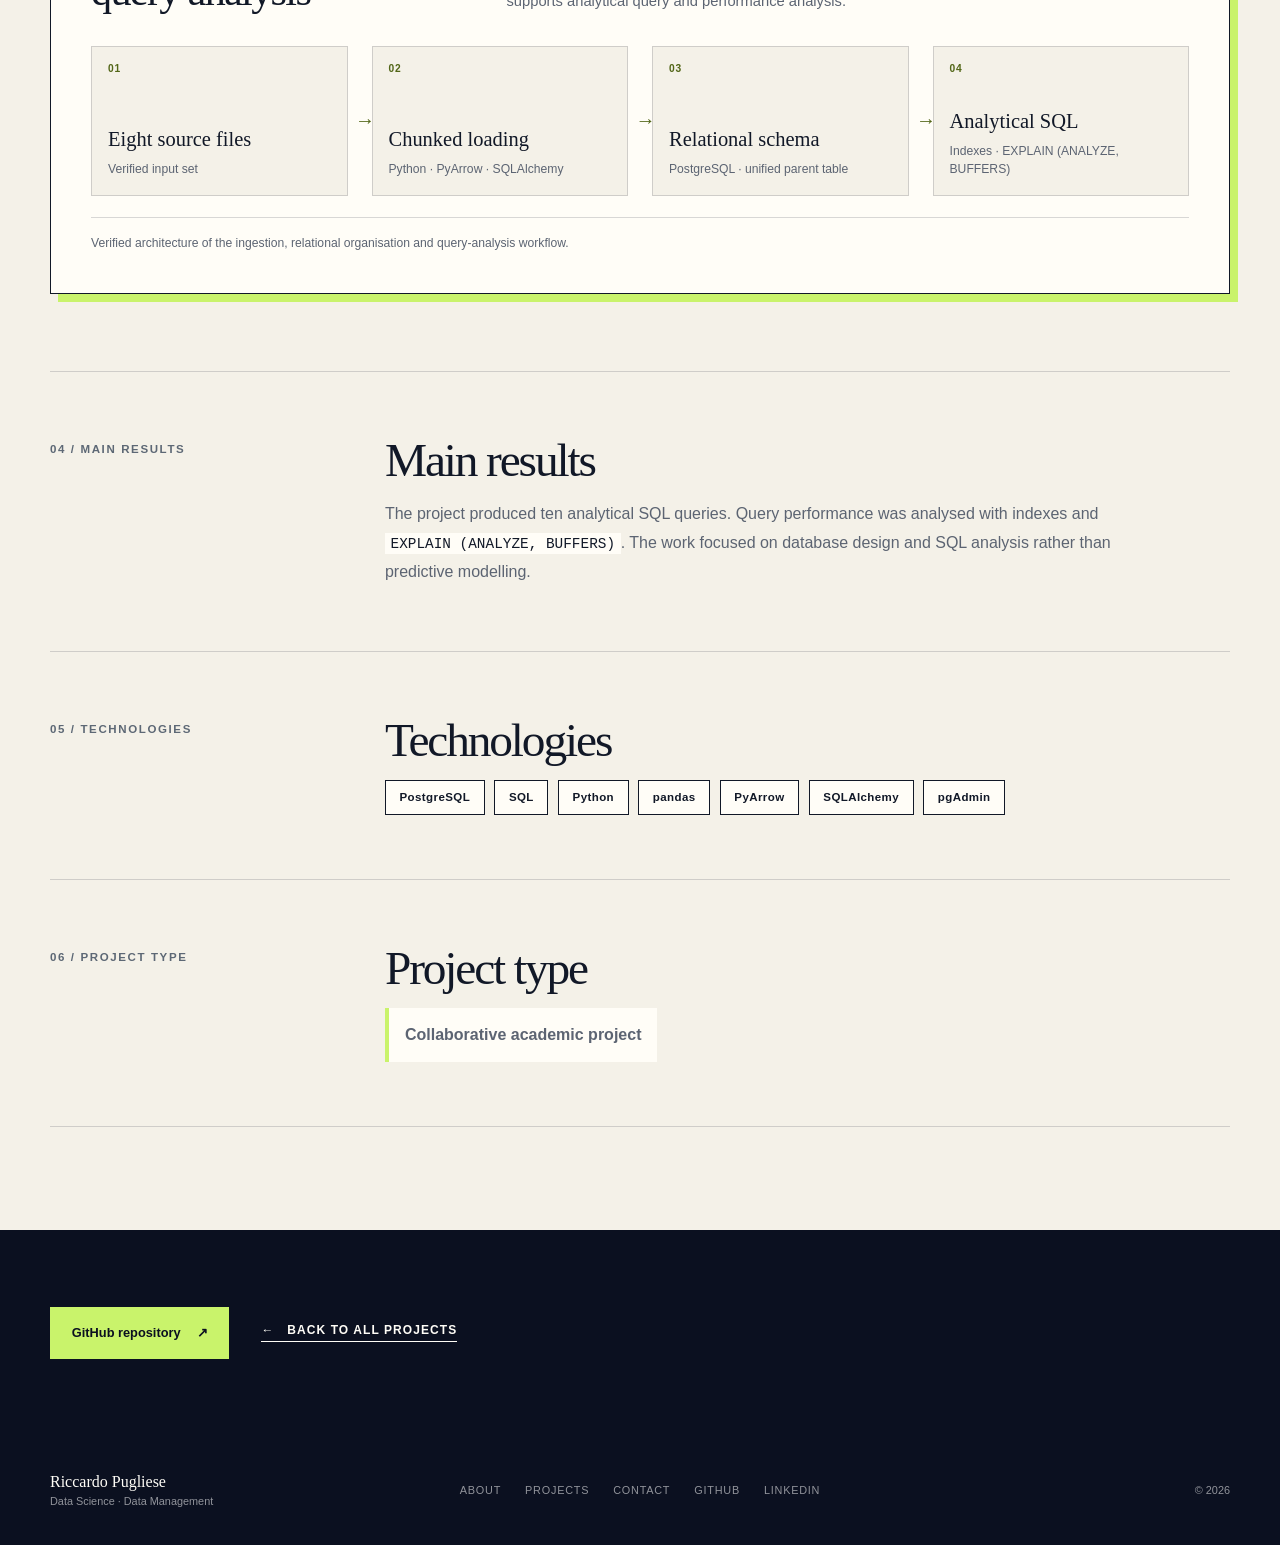
<file: projects/home-credit/index.html>
<!DOCTYPE html>
<html lang="en"><head>
  <meta charset="UTF-8">
  <meta name="viewport" content="width=device-width, initial-scale=1.0">
  <meta name="description" content="Case study: a relational PostgreSQL database built from eight Home Credit source files.">
  <link rel="canonical" href="https://1fiocco.github.io/projects/home-credit/">
  <meta property="og:title" content="Home Credit Relational Database | Riccardo Pugliese">
  <meta property="og:description" content="Case study: a relational PostgreSQL database built from eight Home Credit source files.">
  <meta property="og:type" content="website">
  <meta property="og:url" content="https://1fiocco.github.io/projects/home-credit/">
  <meta property="og:image" content="https://1fiocco.github.io/og.png">
  <meta name="twitter:card" content="summary_large_image">
  <meta name="twitter:title" content="Home Credit Relational Database | Riccardo Pugliese">
  <meta name="twitter:description" content="Case study: a relational PostgreSQL database built from eight Home Credit source files.">
  <meta name="twitter:image" content="https://1fiocco.github.io/og.png">
  <title>Home Credit Relational Database | Riccardo Pugliese</title>
  <link rel="icon" href="../../favicon.svg" type="image/svg+xml">
  <link rel="stylesheet" href="../../styles.css">
</head><body>
  <a class="skip-link" href="#main">Skip to content</a>
  <header class="site-header"><div class="shell header-inner"><a class="wordmark" href="../../">Riccardo Pugliese</a><nav class="desktop-nav" aria-label="Main navigation"><a href="../../">Home</a><a href="../../about/">About</a><a href="../" aria-current="page">Projects</a><a href="../../contact/">Contact</a></nav><a class="header-cta" href="../../riccardo-pugliese-cv.pdf" download>Download CV <span aria-hidden="true">↓</span></a><details class="mobile-menu"><summary>Menu</summary><nav aria-label="Mobile navigation"><a href="../../">Home</a><a href="../../about/">About</a><a href="../" aria-current="page">Projects</a><a href="../../contact/">Contact</a><a class="mobile-menu-cv" href="../../riccardo-pugliese-cv.pdf" download>Download CV <span aria-hidden="true">↓</span></a></nav></details></div></header>
  <main id="main" class="case-study-page">
    <section class="page-hero case-study-hero"><div class="shell"><p class="eyebrow"><span></span> Case study</p><div class="page-title-grid"><div><p class="case-study-category">Data Engineering</p><h1>Home Credit Relational Database</h1></div><p>Built a relational PostgreSQL database from eight Home Credit source files, with a unified parent table, a chunked loader and analytical SQL.</p></div></div></section>
    <div class="case-study-body"><div class="shell">
      <section class="case-study-section" aria-labelledby="home-credit-problem"><p class="section-number">01 / PROBLEM</p><div><h2 id="home-credit-problem">Problem</h2><p>How can eight Home Credit source files be organised as a relational PostgreSQL database that supports analytical SQL and query-performance analysis?</p></div></section>
      <section class="case-study-section" aria-labelledby="home-credit-data"><p class="section-number">02 / DATA</p><div><h2 id="home-credit-data">Data</h2><p>The database was built from eight Home Credit source files. A unified parent table connected the source structure.</p></div></section>
      <section class="case-study-section" aria-labelledby="home-credit-approach"><p class="section-number">03 / TECHNICAL APPROACH</p><div><h2 id="home-credit-approach">Technical approach</h2><p>Primary- and foreign-key relationships defined the relational structure. A chunked loader built with Python, PyArrow and SQLAlchemy handled data loading into PostgreSQL.</p></div></section>
      <figure class="case-visual" aria-labelledby="home-credit-visual-title" aria-describedby="home-credit-visual-description home-credit-visual-caption">
        <div class="case-visual-heading"><div><p class="case-visual-kicker">Architecture</p><h3 id="home-credit-visual-title">From source files to query analysis</h3></div><p class="case-visual-description" id="home-credit-visual-description">The pipeline loads eight source files in chunks, organises them in a relational PostgreSQL schema and supports analytical query and performance analysis.</p></div>
        <ol class="pipeline-steps pipeline-steps--four">
          <li><span class="pipeline-step-number">01</span><strong>Eight source files</strong><span>Verified input set</span></li>
          <li><span class="pipeline-step-number">02</span><strong>Chunked loading</strong><span>Python · PyArrow · SQLAlchemy</span></li>
          <li><span class="pipeline-step-number">03</span><strong>Relational schema</strong><span>PostgreSQL · unified parent table</span></li>
          <li><span class="pipeline-step-number">04</span><strong>Analytical SQL</strong><span>Indexes · EXPLAIN (ANALYZE, BUFFERS)</span></li>
        </ol>
        <figcaption id="home-credit-visual-caption">Verified architecture of the ingestion, relational organisation and query-analysis workflow.</figcaption>
      </figure>
      <section class="case-study-section" aria-labelledby="home-credit-results"><p class="section-number">04 / MAIN RESULTS</p><div><h2 id="home-credit-results">Main results</h2><p>The project produced ten analytical SQL queries. Query performance was analysed with indexes and <code>EXPLAIN (ANALYZE, BUFFERS)</code>. The work focused on database design and SQL analysis rather than predictive modelling.</p></div></section>
      <section class="case-study-section" aria-labelledby="home-credit-tech"><p class="section-number">05 / TECHNOLOGIES</p><div><h2 id="home-credit-tech">Technologies</h2><ul class="case-tech-list"><li>PostgreSQL</li><li>SQL</li><li>Python</li><li>pandas</li><li>PyArrow</li><li>SQLAlchemy</li><li>pgAdmin</li></ul></div></section>
      <section class="case-study-section" aria-labelledby="home-credit-type"><p class="section-number">06 / PROJECT TYPE</p><div><h2 id="home-credit-type">Project type</h2><p class="project-type">Collaborative academic project</p></div></section>
    </div></div>
    <section class="case-study-actions"><div class="shell"><a class="button button-acid" href="https://github.com/1fiocco/Data-Management-for-Data-Science" target="_blank" rel="noreferrer noopener" aria-label="Open the Home Credit Relational Database repository on GitHub">GitHub repository <span aria-hidden="true">↗</span></a><a class="text-link light-link" href="../"><span aria-hidden="true">←</span> Back to all projects</a></div></section>
  </main>
  <footer><div class="shell footer-inner"><div><strong>Riccardo Pugliese</strong><span>Data Science · Data Management</span></div><nav aria-label="Footer navigation"><a href="../../about/">About</a><a href="../" aria-current="page">Projects</a><a href="../../contact/">Contact</a><a href="https://github.com/1fiocco" target="_blank" rel="noreferrer noopener">GitHub</a><a href="https://www.linkedin.com/in/riccardo-pugliese-9594b8298/" target="_blank" rel="noreferrer noopener">LinkedIn</a></nav><span>© 2026</span></div></footer>
</body></html>
</file>
<file: styles.css>
:root {
  --ink: #111827;
  --night: #0b1020;
  --paper: #f4f1e8;
  --white: #fffdf7;
  --muted: #5c6472;
  --line: rgba(17, 24, 39, 0.16);
  --acid: #c9f36b;
  --aqua: #65dfd1;
}

* { box-sizing: border-box; }
html { scroll-behavior: smooth; scroll-padding-top: 96px; }
body { margin: 0; overflow-x: hidden; background: var(--paper); color: var(--ink); font-family: Arial, Helvetica, sans-serif; text-rendering: optimizeLegibility; }
::selection { color: var(--night); background: var(--acid); }
a { color: inherit; text-decoration: none; }
img { display: block; max-width: 100%; }
.sr-only { position: absolute; width: 1px; height: 1px; padding: 0; margin: -1px; overflow: hidden; clip: rect(0, 0, 0, 0); white-space: nowrap; border: 0; }
button, a, summary { -webkit-tap-highlight-color: transparent; }
.shell { width: min(1180px, calc(100% - 48px)); margin-inline: auto; }
.skip-link { position: fixed; left: 1rem; top: -5rem; z-index: 99; padding: .8rem 1rem; background: var(--acid); color: var(--night); }
.skip-link:focus { top: 1rem; }
a:focus-visible, summary:focus-visible { outline: 3px solid var(--night); outline-offset: 4px; }
.projects-section a:focus-visible, .projects-page a:focus-visible, .case-study-hero a:focus-visible, .case-study-actions a:focus-visible, .page-end-cta a:focus-visible, footer a:focus-visible { outline-color: var(--acid); }

.site-header { position: sticky; top: 0; z-index: 50; background: color-mix(in srgb, var(--paper) 90%, transparent); border-bottom: 1px solid var(--line); backdrop-filter: blur(18px); }
.header-inner { position: relative; height: 78px; display: grid; grid-template-columns: 1fr auto 1fr; align-items: center; gap: 2rem; }
.wordmark { width: fit-content; font-family: Georgia, "Times New Roman", serif; font-size: 1.05rem; font-weight: 700; letter-spacing: -.025em; }
.wordmark::after { content: ""; display: inline-block; width: .42em; aspect-ratio: 1; margin-left: .32em; border-radius: 50%; background: var(--acid); transform: translateY(-.42em); transition: transform .35s ease, background .35s ease; }
.wordmark:hover::after { background: var(--aqua); transform: translateY(-.42em) scale(1.5); }
.desktop-nav { display: flex; align-items: center; gap: 2rem; font-size: .74rem; font-weight: 700; text-transform: uppercase; letter-spacing: .1em; }
.desktop-nav a { position: relative; padding-block: .45rem; }
.desktop-nav a::after { content: ""; position: absolute; right: 0; bottom: .12rem; left: 0; height: 2px; background: var(--ink); transform: scaleX(0); transform-origin: right; transition: transform .3s ease; }
.desktop-nav a:hover::after, .desktop-nav a[aria-current="page"]::after { transform: scaleX(1); transform-origin: left; }
.text-link, .footer-inner a { transition: opacity .2s ease; }
.text-link:hover, .footer-inner a:hover { opacity: .55; }
.header-cta { justify-self: end; display: inline-flex; gap: .7rem; align-items: center; font-size: .76rem; font-weight: 800; border-bottom: 1px solid currentColor; padding-bottom: .2rem; }
.mobile-menu { display: none; }

.eyebrow, .section-number { margin: 0 0 2rem; font-size: .72rem; font-weight: 800; letter-spacing: .14em; text-transform: uppercase; }
.eyebrow { display: flex; align-items: center; gap: .8rem; }
.eyebrow span { width: 30px; height: 2px; background: #597016; }
.section-number { color: #5d6875; }
.section-number.light { color: rgba(255,255,255,.52); }
h1, h2, h3, p { overflow-wrap: anywhere; }
.hero h1, .page-hero h1, .section h2, .projects-heading h2, .home-cta h2, .contact-page h2 {
  margin: 0; font-family: Georgia, "Times New Roman", serif; font-weight: 400; letter-spacing: -.055em; line-height: .97;
}
.hero h1 em, .page-hero h1 em, .projects-heading h2 em { color: #587211; font-weight: 400; }

.hero { position: relative; isolation: isolate; min-height: 690px; display: grid; align-items: center; padding: 5rem 0 5.5rem; overflow: hidden; }
.hero::before { content: ""; position: absolute; z-index: -2; width: 54rem; aspect-ratio: 1; top: -29rem; right: -19rem; border-radius: 50%; background: radial-gradient(circle, rgba(101,223,209,.34), rgba(101,223,209,0) 68%); filter: blur(2px); animation: ambient-drift 9s ease-in-out infinite alternate; }
.hero::after { content: ""; position: absolute; z-index: -1; inset: 0; opacity: .2; background-image: linear-gradient(rgba(17,24,39,.14) 1px, transparent 1px), linear-gradient(90deg, rgba(17,24,39,.14) 1px, transparent 1px); background-size: 64px 64px; mask-image: linear-gradient(90deg, transparent, #000 70%, transparent); }
.hero-grid { position: relative; display: grid; grid-template-columns: minmax(0, 1.35fr) minmax(320px, .65fr); gap: clamp(3rem, 7vw, 7rem); align-items: center; }
.hero-copy > * { animation: rise-in .75s cubic-bezier(.2,.7,.2,1) both; }
.hero-copy > :nth-child(2) { animation-delay: .08s; }
.hero-copy > :nth-child(3) { animation-delay: .16s; }
.hero-copy > :nth-child(4) { animation-delay: .24s; }
.hero-copy > :nth-child(5) { animation-delay: .32s; }
.hero h1 { max-width: 790px; font-size: clamp(3.8rem, 6.6vw, 6.7rem); }
.hero-intro { max-width: 700px; margin: 2rem 0 0; color: var(--muted); font-size: clamp(1rem, 1.4vw, 1.15rem); line-height: 1.75; }
.availability-line { width: fit-content; max-width: 700px; margin: 1.25rem 0 0; padding: .72rem .9rem; border: 1px solid var(--line); background: rgba(255,253,247,.5); color: #3e4652; font-size: .75rem; font-weight: 700; line-height: 1.45; letter-spacing: .025em; overflow-wrap: normal; word-break: normal; }
.hero-actions { display: flex; flex-wrap: wrap; gap: .9rem; margin-top: 2.2rem; }
.button { min-height: 52px; display: inline-flex; align-items: center; justify-content: center; gap: 1rem; padding: 0 1.3rem; border: 1px solid var(--ink); font-size: .8rem; font-weight: 800; transition: transform .2s ease, background .2s ease; }
.button:hover { transform: translateY(-3px); }
.button-primary { background: var(--ink); color: var(--white); }
.button-ghost { background: transparent; }
.portrait-card { margin: 0; transform: rotate(1.5deg); animation: portrait-enter .9s cubic-bezier(.2,.75,.2,1) .16s both; transition: transform .55s cubic-bezier(.2,.75,.2,1); }
.portrait-card:hover { transform: rotate(0) translateY(-8px); }
.portrait-frame { position: relative; overflow: hidden; aspect-ratio: 4 / 4.7; background: var(--night); box-shadow: 22px 22px 0 var(--acid); }
.portrait-frame::before { content: ""; position: absolute; z-index: 1; inset: -40% 45% -40% -75%; background: linear-gradient(110deg, transparent 25%, rgba(255,255,255,.22) 50%, transparent 75%); transform: translateX(-45%); transition: transform .8s ease; pointer-events: none; }
.portrait-card:hover .portrait-frame::before { transform: translateX(210%); }
.portrait-frame::after { content: ""; position: absolute; inset: 0; border: 1px solid rgba(255,255,255,.18); pointer-events: none; }
.portrait-frame img { width: 100%; height: 100%; object-fit: cover; object-position: center 25%; transition: transform .8s cubic-bezier(.2,.75,.2,1), filter .8s ease; }
.portrait-card:hover .portrait-frame img { transform: scale(1.035); filter: saturate(1.06) contrast(1.02); }
.portrait-card figcaption { display: flex; justify-content: space-between; gap: 1rem; margin-top: 2rem; padding-top: .9rem; border-top: 1px solid var(--line); color: var(--muted); font-size: .65rem; text-transform: uppercase; letter-spacing: .08em; }
.portrait-card figcaption span:first-child { color: var(--ink); font-weight: 800; }

.signal-strip { background: var(--acid); border-block: 1px solid var(--ink); }
.signal-grid { min-height: 120px; display: grid; grid-template-columns: repeat(4,1fr); align-items: center; }
.signal-grid div { min-height: 63px; display: flex; flex-direction: column; justify-content: center; padding-inline: 2rem; border-left: 1px solid rgba(17,24,39,.3); }
.signal-grid div:last-child { border-right: 1px solid rgba(17,24,39,.3); }
.signal-grid strong { white-space: nowrap; font: 400 2rem/1 Georgia, serif; }
.signal-grid span { margin-top: .45rem; font-size: .65rem; font-weight: 700; text-transform: uppercase; letter-spacing: .06em; }

.section { padding: clamp(6rem, 10vw, 9rem) 0; }
.split-intro { display: grid; grid-template-columns: .65fr 1.35fr; gap: clamp(4rem, 9vw, 9rem); }
.section h2 { font-size: clamp(3rem, 5vw, 5.1rem); }
.large-copy { color: var(--ink); font: 400 clamp(1.35rem, 2.2vw, 1.95rem)/1.5 Georgia, serif; letter-spacing: -.02em; }
.split-intro .large-copy { max-width: 760px; margin: 1.7rem 0 0; }
.text-link { width: fit-content; display: inline-flex; align-items: center; gap: .8rem; margin-top: 1.4rem; padding-bottom: .3rem; border-bottom: 1px solid; font-size: .75rem; font-weight: 800; text-transform: uppercase; letter-spacing: .09em; }
.light-link { color: var(--white); }

.projects-section { color: var(--white); background: var(--night); }
.projects-heading { display: flex; justify-content: space-between; align-items: end; gap: 4rem; margin-bottom: 4rem; }
.projects-heading h2 { font-size: clamp(3.1rem, 5.4vw, 5.7rem); }
.projects-heading h2 em { color: var(--acid); }
.featured-grid { display: grid; grid-template-columns: repeat(3, 1fr); border-top: 1px solid rgba(255,255,255,.2); border-left: 1px solid rgba(255,255,255,.2); }
.featured-card { position: relative; min-height: 430px; display: flex; flex-direction: column; padding: 2rem; overflow: hidden; border-right: 1px solid rgba(255,255,255,.2); border-bottom: 1px solid rgba(255,255,255,.2); transition: background .3s ease, transform .3s ease; }
.featured-card::after { content: ""; position: absolute; right: 0; bottom: 0; left: 0; height: 3px; background: linear-gradient(90deg, var(--acid), var(--aqua)); transform: scaleX(0); transform-origin: left; transition: transform .35s ease; }
.featured-card:hover { background: rgba(255,255,255,.055); transform: translateY(-6px); }
.featured-card:hover::after { transform: scaleX(1); }
.featured-card > div:first-child { display: flex; justify-content: space-between; gap: 1rem; color: rgba(255,255,255,.5); font-size: .64rem; text-transform: uppercase; letter-spacing: .08em; }
.featured-card > div:first-child span:first-child { color: var(--acid); }
.featured-card h3 { margin: auto 0 1rem; font: 400 clamp(1.7rem, 2.5vw, 2.35rem)/1.12 Georgia, serif; letter-spacing: -.035em; }
.featured-card p { margin: 0; color: rgba(255,255,255,.58); font-size: .9rem; line-height: 1.65; }
.tag-list { display: flex; flex-wrap: wrap; gap: .45rem; margin: 1.4rem 0 0; padding: 0; list-style: none; }
.tag-list li { padding: .34rem .6rem; border: 1px solid rgba(255,255,255,.23); border-radius: 999px; font-size: .62rem; letter-spacing: .035em; }
.featured-card-link { width: fit-content; min-height: 44px; display: inline-flex; align-items: center; gap: .6rem; margin-top: 1.1rem; border-bottom: 1px solid currentColor; color: var(--acid); font-size: .7rem; font-weight: 800; letter-spacing: .08em; text-transform: uppercase; }
.featured-card-link span { transition: transform .2s ease; }
.featured-card:hover .featured-card-link span, .featured-card-link:hover span { transform: translate(.18rem, -.18rem); }

.home-cta { background: var(--aqua); padding: clamp(5rem, 8vw, 8rem) 0; }
.home-cta-inner { display: flex; justify-content: space-between; align-items: end; gap: 3rem; }
.home-cta h2 { max-width: 860px; font-size: clamp(3.3rem, 7vw, 7rem); }
.round-link { flex: 0 0 auto; display: grid; place-items: center; width: 92px; aspect-ratio: 1; border: 1px solid var(--ink); border-radius: 50%; font-size: 2rem; transition: color .2s ease, background .2s ease; }
.round-link:hover { color: var(--white); background: var(--night); }

.page-hero { position: relative; overflow: hidden; padding: clamp(6rem, 10vw, 9rem) 0; border-bottom: 1px solid var(--line); background-image: radial-gradient(circle at 88% 12%, rgba(101,223,209,.18), transparent 30%); }
.page-hero .shell { position: relative; animation: rise-in .7s cubic-bezier(.2,.7,.2,1) both; }
.page-title-grid { display: grid; grid-template-columns: 1.25fr .55fr; gap: clamp(3rem, 8vw, 8rem); align-items: end; }
.page-hero h1 { font-size: clamp(4rem, 7.4vw, 7.4rem); }
.page-title-grid > p { margin: 0 0 .5rem; color: var(--muted); line-height: 1.75; }

.about-jump-nav { border-bottom: 1px solid var(--line); background: var(--white); }
.about-jump-nav ul { display: flex; flex-wrap: wrap; gap: 0 1.45rem; margin: 0; padding: .6rem 0; list-style: none; }
.about-jump-nav a { min-height: 40px; display: inline-flex; align-items: center; border-bottom: 1px solid transparent; font-size: .67rem; font-weight: 800; letter-spacing: .08em; text-transform: uppercase; white-space: nowrap; transition: border-color .2s ease, color .2s ease; }
.about-jump-nav a:hover { color: #587211; border-color: currentColor; }

.about-story-grid { display: grid; grid-template-columns: minmax(300px, .58fr) minmax(0, 1.42fr); gap: clamp(4rem, 9vw, 9rem); align-items: start; }
.about-story-lead { position: sticky; top: 112px; }
.path-mark { display: flex; flex-direction: column; align-items: flex-start; gap: .5rem; margin: 0; overflow-wrap: normal; word-break: normal; font: 400 clamp(2.1rem, 3.7vw, 3.75rem)/.95 Georgia, serif; letter-spacing: -.045em; }
.path-mark i { color: #6d881a; font: normal 400 1.4rem/1 Arial, sans-serif; transform: rotate(90deg); }
.path-mark span {
  display: inline-block;
  white-space: nowrap;
  overflow-wrap: normal;
  word-break: normal;
  transition: transform .3s ease, color .3s ease;
}
.path-mark span:hover { color: #587211; transform: translateX(.25rem); }
.story-copy h2 { font: 400 clamp(2.4rem, 4vw, 4rem)/1.06 Georgia, serif; letter-spacing: -.045em; }
.story-copy p:not(.section-number) { color: var(--muted); line-height: 1.78; }
.story-copy .large-copy { color: var(--ink); }
.focus-list { display: grid; grid-template-columns: repeat(3,1fr); margin-top: 2rem; border-block: 1px solid var(--line); }
.focus-list span { position: relative; padding: 1.15rem .9rem 1.15rem 1.2rem; border-right: 1px solid var(--line); font-size: .68rem; font-weight: 800; letter-spacing: .07em; text-transform: uppercase; }
.focus-list span::before { content: ""; position: absolute; top: 1.42rem; left: 0; width: .42rem; aspect-ratio: 1; border-radius: 50%; background: var(--acid); }
.focus-list span:last-child { border-right: 0; }
.principles-section { color: var(--white); background: var(--night); }
.principle-grid { display: grid; grid-template-columns: repeat(3,1fr); border-top: 1px solid rgba(255,255,255,.2); }
.principle-grid article { min-height: 310px; padding: 2rem; border-right: 1px solid rgba(255,255,255,.2); }
.principle-grid article:last-child { border-right: 0; }
.principle-grid span { color: var(--acid); font-size: .7rem; }
.principle-grid h3 { margin: 7rem 0 1rem; font: 400 2rem/1.1 Georgia, serif; }
.principle-grid p { color: rgba(255,255,255,.58); line-height: 1.65; }
.education-heading { margin-bottom: 4rem; }
.timeline { border-top: 1px solid var(--ink); }
.timeline article { display: grid; grid-template-columns: minmax(176px, 205px) minmax(0, 1fr) auto; gap: 2rem; align-items: start; padding: 2rem 0; border-bottom: 1px solid var(--line); }
.timeline-year, .timeline-place { color: var(--muted); font-size: .7rem; font-weight: 700; text-transform: uppercase; letter-spacing: .07em; }
.timeline-dates, .timeline-place { overflow-wrap: normal; word-break: normal; white-space: nowrap; }
.timeline-main { min-width: 0; }
.timeline-entry--exchange .timeline-main { padding-left: 1rem; border-left: 2px solid var(--aqua); }
.timeline-title-line { display: flex; flex-wrap: wrap; align-items: baseline; gap: .55rem .8rem; }
.timeline h3 { margin: 0; font: 400 1.55rem/1.2 Georgia, serif; }
.timeline p { margin: .5rem 0 0; color: var(--muted); }
.timeline-status { display: inline-flex; flex: 0 0 auto; align-items: center; min-height: 24px; padding: .26rem .55rem; border: 1px solid rgba(17,24,39,.24); border-radius: 999px; background: var(--white); color: #46511f; font-size: .58rem; font-weight: 800; letter-spacing: .075em; line-height: 1; text-transform: uppercase; white-space: nowrap; }
.timeline .timeline-context { margin-top: .55rem; color: #53602a; font-size: .64rem; font-weight: 800; letter-spacing: .075em; line-height: 1.45; text-transform: uppercase; overflow-wrap: normal; word-break: normal; }
.timeline .timeline-coursework { max-width: 740px; margin-top: .7rem; color: #4b5563; font-size: .82rem; line-height: 1.65; overflow-wrap: normal; word-break: normal; }
.timeline-coursework strong { color: var(--ink); font-size: .64rem; letter-spacing: .06em; text-transform: uppercase; }
.languages-section { border-top: 1px solid var(--line); }
.language-list { margin: 0; border-top: 1px solid var(--ink); }
.language-row { display: grid; grid-template-columns: minmax(0, 1fr) auto; gap: 2rem; align-items: baseline; padding: 1.55rem 0; border-bottom: 1px solid var(--line); }
.language-row dt { font: 400 1.55rem/1.2 Georgia, "Times New Roman", serif; }
.language-row dd { margin: 0; color: var(--muted); font-size: .7rem; font-weight: 800; letter-spacing: .075em; text-transform: uppercase; white-space: nowrap; }
.skills-section { background: var(--white); }
.skill-groups { border-top: 1px solid var(--line); }
.skill-group { display: grid; grid-template-columns: 180px 1fr; gap: 2rem; padding: 1.55rem 0; border-bottom: 1px solid var(--line); }
.skill-group h3 { margin: .35rem 0 0; font-size: .73rem; text-transform: uppercase; letter-spacing: .08em; }
.skill-group ul { display: flex; flex-wrap: wrap; gap: .6rem; margin: 0; padding: 0; list-style: none; }
.skill-group li { padding: .53rem .8rem; background: var(--paper); color: #3e4652; font-size: .8rem; }
.academic-record-section { background: var(--paper); }
.academic-record-intro { display: grid; grid-template-columns: minmax(180px, .55fr) minmax(0, 1.45fr); gap: clamp(3rem, 8vw, 8rem); align-items: start; }
.academic-record-intro h2 { max-width: 850px; }
.academic-record-intro .large-copy { max-width: 780px; margin: 1.7rem 0 0; color: var(--muted); line-height: 1.78; }
.record-groups { margin-top: clamp(4rem, 8vw, 7rem); }
.record-group { padding: clamp(2.4rem, 5vw, 4rem) 0; border-top: 1px solid var(--ink); }
.record-group:last-child { border-bottom: 1px solid var(--ink); }
.record-group-header { display: grid; grid-template-columns: minmax(0, 1fr) minmax(340px, .8fr); gap: clamp(2rem, 6vw, 6rem); align-items: start; margin-bottom: 2.5rem; }
.record-group h3 { max-width: 650px; margin: 0; font: 400 clamp(1.85rem, 3.3vw, 3rem)/1.08 Georgia, "Times New Roman", serif; letter-spacing: -.04em; }
.record-summary { display: grid; gap: .7rem; margin: .25rem 0 0; padding: 0; color: var(--muted); font-size: .72rem; font-weight: 800; letter-spacing: .055em; list-style: none; text-transform: uppercase; }
.record-summary li { padding-bottom: .7rem; border-bottom: 1px solid var(--line); }
.course-list { margin: 0; padding: 0; border-top: 1px solid var(--line); list-style: none; }
.course-item { display: grid; grid-template-columns: minmax(0, 1fr) minmax(135px, auto) 72px; gap: 1.25rem; align-items: start; padding: 1.1rem 0; border-bottom: 1px solid var(--line); }
.course-item h4 { min-width: 0; margin: 0; font: 400 1.05rem/1.4 Georgia, "Times New Roman", serif; overflow-wrap: anywhere; }
.course-grade, .course-ects { padding-top: .2rem; font-size: .7rem; font-weight: 800; letter-spacing: .055em; text-transform: uppercase; }
.course-grade { text-align: right; }
.course-ects { color: var(--muted); text-align: right; white-space: nowrap; }
.transcript-downloads { display: grid; grid-template-columns: repeat(2, minmax(0, 1fr)); gap: 1rem; margin-top: clamp(3rem, 6vw, 5rem); }
.transcript-download { min-height: 94px; display: flex; justify-content: space-between; align-items: center; gap: 1.25rem; padding: 1.25rem 1.4rem; border: 1px solid var(--ink); background: var(--white); transition: transform .2s ease, background .2s ease; }
.transcript-download:hover { background: var(--acid); transform: translateY(-3px); }
.transcript-download > span:first-child { min-width: 0; display: flex; flex-direction: column; gap: .45rem; }
.transcript-download strong { font-size: .76rem; letter-spacing: .075em; text-transform: uppercase; }
.transcript-download small { color: var(--muted); font-size: .72rem; line-height: 1.4; }
.transcript-download > span:last-child { flex: 0 0 auto; font-size: 1.5rem; }
.transcript-note { margin: 1rem 0 0; color: var(--muted); font-size: .78rem; line-height: 1.6; }
.page-end-cta { padding: 4rem 0; color: var(--white); background: var(--night); }
.page-end-cta .shell { display: flex; justify-content: space-between; align-items: center; gap: 2rem; }
.page-end-cta p { margin: 0; color: rgba(255,255,255,.55); }
.page-end-cta a { font: 400 clamp(1.5rem, 3vw, 2.5rem)/1 Georgia, serif; border-bottom: 1px solid; padding-bottom: .35rem; }

.projects-page { background: var(--night); color: var(--white); }
.projects-page .page-hero { border-color: rgba(255,255,255,.18); }
.projects-page .eyebrow span { background: var(--acid); }
.projects-page .page-title-grid > p { color: rgba(255,255,255,.55); }
.projects-page .page-hero h1 em { color: var(--acid); }
.all-projects { padding-bottom: 8rem; }
.project-row { display: grid; grid-template-columns: 72px 1fr 1.3fr; gap: 2rem; padding: 2.3rem 0; border-bottom: 1px solid rgba(255,255,255,.18); }
.project-row { transition: padding-inline .3s ease, background .3s ease; }
.project-row:hover { padding-inline: 1rem; background: linear-gradient(90deg, rgba(201,243,107,.055), transparent 70%); }
.project-row:first-child { border-top: 1px solid rgba(255,255,255,.18); }
.project-row-number { color: var(--acid); font-size: .7rem; }
.project-row h2 { margin: 0; font: 400 clamp(1.6rem, 2.6vw, 2.45rem)/1.12 Georgia, serif; letter-spacing: -.035em; }
.project-category { display: block; margin-top: .7rem; color: rgba(255,255,255,.45); font-size: .65rem; text-transform: uppercase; letter-spacing: .08em; }
.project-row p { margin: 0; color: rgba(255,255,255,.58); line-height: 1.65; }
.project-row .tag-list { margin-top: 1.2rem; }
.project-links { display: flex; flex-wrap: wrap; gap: .35rem 1.25rem; margin-top: 1rem; }
.project-link { min-height: 44px; display: inline-flex; align-items: center; gap: .55rem; border-bottom: 1px solid rgba(201,243,107,.72); color: var(--acid); font-size: .68rem; font-weight: 800; letter-spacing: .075em; text-transform: uppercase; transition: color .2s ease, border-color .2s ease; }
.project-link span { transition: transform .2s ease; }
.project-link:hover { color: var(--white); border-color: var(--white); }
.project-link:hover span { transform: translate(.16rem, -.16rem); }

.case-study-page { background: var(--paper); }
.case-study-hero { color: var(--white); background-color: var(--night); background-image: radial-gradient(circle at 88% 12%, rgba(101,223,209,.2), transparent 32%); border-color: rgba(255,255,255,.18); }
.case-study-hero .eyebrow span { background: var(--acid); }
.case-study-hero .page-title-grid { grid-template-columns: minmax(0, 1.3fr) minmax(250px, .55fr); }
.case-study-hero .page-title-grid > p { color: rgba(255,255,255,.62); }
.case-study-hero h1 { margin-top: 1rem; font-size: clamp(3.6rem, 6.7vw, 6.8rem); overflow-wrap: break-word; }
.case-study-category { margin: 0; color: var(--acid); font-size: .68rem; font-weight: 800; letter-spacing: .11em; text-transform: uppercase; }
.case-study-body { padding: clamp(4rem, 8vw, 7rem) 0; }
.case-study-section { display: grid; grid-template-columns: minmax(160px, .45fr) minmax(0, 1.55fr); gap: clamp(2rem, 7vw, 7rem); padding: clamp(2.4rem, 5vw, 4.25rem) 0; border-top: 1px solid var(--line); }
.case-study-section:last-child { border-bottom: 1px solid var(--line); }
.case-study-section .section-number { margin: .45rem 0 0; }
.case-study-section h2 { margin: 0 0 1rem; font: 400 clamp(2.1rem, 3.7vw, 3.4rem)/1.02 Georgia, "Times New Roman", serif; letter-spacing: -.045em; }
.case-study-section p:not(.section-number) { max-width: 780px; margin: 0; color: var(--muted); font-size: 1rem; line-height: 1.8; }
.case-study-section code { padding: .16rem .35rem; background: var(--white); color: var(--ink); font-size: .9em; overflow-wrap: anywhere; }
.case-visual { margin: 2rem 0 clamp(3rem, 6vw, 5rem); padding: clamp(1.4rem, 3.5vw, 2.5rem); border: 1px solid var(--ink); background: var(--white); box-shadow: 8px 8px 0 var(--acid); }
.case-visual-heading { display: grid; grid-template-columns: minmax(0, .7fr) minmax(0, 1.3fr); gap: 1.25rem 3rem; align-items: end; margin-bottom: 2rem; }
.case-visual-heading > div { min-width: 0; }
.case-visual-kicker { margin: 0 0 .6rem; color: #526617; font-size: .68rem; font-weight: 800; letter-spacing: .1em; text-transform: uppercase; }
.case-visual h3 { margin: 0; font: 400 clamp(1.8rem, 3.3vw, 3rem)/1.06 Georgia, "Times New Roman", serif; letter-spacing: -.04em; overflow-wrap: normal; word-break: normal; }
.case-visual p { overflow-wrap: normal; word-break: normal; }
.case-visual-description { max-width: 680px; margin: 0; color: var(--muted); font-size: .92rem; line-height: 1.7; }
.pipeline-steps { display: grid; gap: 1.5rem; margin: 0; padding: 0; list-style: none; }
.pipeline-steps--four { grid-template-columns: repeat(4, minmax(0, 1fr)); }
.pipeline-steps--six { grid-template-columns: repeat(6, minmax(0, 1fr)); }
.pipeline-steps li { position: relative; min-width: 0; min-height: 150px; display: flex; flex-direction: column; padding: 1rem; border: 1px solid var(--line); background: var(--paper); overflow-wrap: normal; word-break: normal; }
.pipeline-steps li:not(:last-child)::after { content: "\2192"; position: absolute; top: 50%; right: -.98rem; z-index: 1; display: grid; place-items: center; width: .45rem; height: 1.5rem; color: #526617; font-size: 1.25rem; font-weight: 700; transform: translateY(-50%); }
.pipeline-step-number { color: #526617; font-size: .64rem; font-weight: 800; letter-spacing: .08em; }
.pipeline-steps strong { margin-top: auto; color: var(--ink); font: 400 clamp(1rem, 1.6vw, 1.28rem)/1.2 Georgia, "Times New Roman", serif; }
.pipeline-steps span:last-child { margin-top: .55rem; color: var(--muted); font-size: .76rem; line-height: 1.5; }
.visual-conclusion { display: grid; grid-template-columns: repeat(2, minmax(0, 1fr)); gap: .75rem; margin-top: 1rem; }
.visual-conclusion p { margin: 0; padding: .85rem 1rem; border-left: 3px solid var(--aqua); background: var(--paper); color: var(--ink); font-size: .82rem; font-weight: 700; line-height: 1.5; }
.visual-conclusion p:first-child { border-left-color: var(--acid); }
.irt-sample { display: grid; grid-template-columns: repeat(2, minmax(0, 1fr)); gap: .75rem; margin-bottom: .75rem; }
.irt-sample div { padding: 1rem; border: 1px solid var(--line); background: var(--paper); }
.irt-sample strong { display: block; font: 400 clamp(1.6rem, 3vw, 2.35rem)/1 Georgia, "Times New Roman", serif; }
.irt-sample span { display: block; margin-top: .45rem; color: var(--muted); font-size: .68rem; font-weight: 800; letter-spacing: .07em; text-transform: uppercase; }
.irt-comparison { display: grid; grid-template-columns: repeat(2, minmax(0, 1fr)); gap: .75rem; }
.irt-model { padding: 1.2rem; border: 1px solid var(--ink); background: var(--paper); }
.irt-model--highlight { border-top: 5px solid var(--acid); background: var(--night); color: var(--white); }
.irt-model h4 { margin: 0 0 1.1rem; font: 400 1.45rem/1.1 Georgia, "Times New Roman", serif; }
.irt-model dl { display: grid; gap: .8rem; margin: 0; }
.irt-model dl div { display: flex; justify-content: space-between; gap: 1rem; padding-top: .8rem; border-top: 1px solid var(--line); }
.irt-model--highlight dl div { border-color: rgba(255,255,255,.22); }
.irt-model dt { color: var(--muted); font-size: .72rem; font-weight: 800; letter-spacing: .06em; text-transform: uppercase; }
.irt-model--highlight dt { color: rgba(255,255,255,.64); }
.irt-model dd { margin: 0; font-size: .86rem; font-weight: 800; text-align: right; }
.irt-model dd strong { color: inherit; font: 400 1.55rem/1 Georgia, "Times New Roman", serif; }
.irt-correlation { display: grid; grid-template-columns: minmax(0, 1fr) auto; gap: 1rem; align-items: center; margin-top: .75rem; padding: 1.15rem 1.2rem; background: var(--aqua); }
.irt-correlation span { font-size: .72rem; font-weight: 800; letter-spacing: .065em; line-height: 1.5; text-transform: uppercase; }
.irt-correlation strong { font: 400 clamp(1.7rem, 3vw, 2.4rem)/1 Georgia, "Times New Roman", serif; white-space: nowrap; }
.case-visual figcaption { margin-top: 1.35rem; padding-top: 1rem; border-top: 1px solid var(--line); color: var(--muted); font-size: .76rem; line-height: 1.55; }
.case-tech-list { display: flex; flex-wrap: wrap; gap: .6rem; margin: 0; padding: 0; list-style: none; }
.case-tech-list li { padding: .65rem .85rem; border: 1px solid var(--ink); background: var(--white); font-size: .72rem; font-weight: 700; letter-spacing: .035em; }
.case-study-section .project-type { width: fit-content; padding: .8rem 1rem; border-left: 4px solid var(--acid); background: var(--white); color: var(--ink); font-weight: 700; }
.case-study-actions { padding: clamp(3.5rem, 6vw, 5rem) 0; color: var(--white); background: var(--night); }
.case-study-actions .shell { display: flex; flex-wrap: wrap; align-items: center; gap: 1.25rem 2rem; }
.case-study-actions .text-link { margin-top: 0; }
.button-acid { color: var(--night); background: var(--acid); border-color: var(--acid); }
.button-acid:hover { background: var(--aqua); border-color: var(--aqua); }

.contact-page { min-height: calc(100vh - 78px); display: grid; align-items: center; padding: clamp(5rem, 9vw, 9rem) 0; background: var(--aqua); }
.contact-grid { display: grid; grid-template-columns: 1.25fr .55fr; gap: clamp(4rem, 9vw, 9rem); align-items: end; }
.contact-page h1 { margin: 0; font: 400 clamp(4.2rem, 8vw, 8rem)/.95 Georgia, serif; letter-spacing: -.06em; }
.contact-page h1 em { color: #31594f; font-weight: 400; }
.contact-lead { max-width: 650px; margin: 2rem 0 0; line-height: 1.75; }
.contact-email { max-width: 100%; display: inline-flex; flex-wrap: wrap; align-items: center; gap: .35rem 1rem; margin-top: 2.5rem; padding-bottom: .4rem; border-bottom: 2px solid; font-size: clamp(.95rem, 1.7vw, 1.35rem); font-weight: 700; }
.contact-email-address { min-width: 0; overflow-wrap: anywhere; }
.contact-links { border-top: 1px solid rgba(17,24,39,.3); }
.contact-links a { display: flex; justify-content: space-between; gap: 1rem; padding: 1.2rem 0; border-bottom: 1px solid rgba(17,24,39,.3); font-size: .76rem; font-weight: 800; text-transform: uppercase; letter-spacing: .08em; }
.availability-card { margin-top: 2rem; padding: 1.4rem; color: var(--white); background: var(--night); }
.availability-card span { color: var(--acid); font-size: .65rem; text-transform: uppercase; letter-spacing: .1em; }
.availability-card p { margin-bottom: 0; color: rgba(255,255,255,.68); line-height: 1.6; }

footer { background: var(--night); color: rgba(255,255,255,.55); }
.footer-inner { min-height: 110px; display: grid; grid-template-columns: 1fr auto 1fr; align-items: center; gap: 2rem; font-size: .68rem; }
.footer-inner > div { display: flex; flex-direction: column; gap: .35rem; }
.footer-inner strong { color: var(--white); font: 400 1rem/1 Georgia, serif; }
.footer-inner nav { display: flex; flex-wrap: wrap; justify-content: center; gap: .75rem 1.5rem; text-transform: uppercase; letter-spacing: .07em; }
.footer-inner > span { justify-self: end; }

@keyframes rise-in {
  from { opacity: 0; transform: translateY(24px); }
  to { opacity: 1; transform: translateY(0); }
}

@keyframes portrait-enter {
  from { opacity: 0; transform: translateY(34px) rotate(4deg) scale(.96); }
  to { opacity: 1; transform: rotate(1.5deg) scale(1); }
}

@keyframes ambient-drift {
  from { transform: translate3d(0,0,0) scale(1); }
  to { transform: translate3d(-3rem,2rem,0) scale(1.08); }
}

@media (max-width: 900px) {
  .header-inner { grid-template-columns: 1fr auto auto; }
  .desktop-nav { display: none; }
  .mobile-menu { display: block; justify-self: end; }
  .mobile-menu summary { min-height: 44px; display: inline-flex; align-items: center; padding-inline: .25rem; list-style: none; cursor: pointer; font-size: .72rem; font-weight: 800; text-transform: uppercase; letter-spacing: .08em; }
  .mobile-menu summary::-webkit-details-marker { display: none; }
  .mobile-menu nav { position: absolute; left: 0; right: 0; top: 77px; display: grid; background: var(--paper); border: 1px solid var(--line); box-shadow: 0 18px 35px rgba(11,16,32,.12); }
  .mobile-menu nav a { padding: 1rem 1.2rem; border-bottom: 1px solid var(--line); font: 400 1.35rem/1 Georgia, serif; }
  .mobile-menu nav .mobile-menu-cv { border-bottom: 0; background: var(--acid); color: var(--night); font: 800 .74rem/1.2 Arial, Helvetica, sans-serif; letter-spacing: .1em; text-transform: uppercase; }
  .hero-grid, .split-intro, .page-title-grid, .about-story-grid, .academic-record-intro, .contact-grid { grid-template-columns: 1fr; }
  .hero-grid { gap: 5rem; }
  .portrait-card { width: min(480px, calc(100% - 20px)); }
  .featured-grid { grid-template-columns: 1fr; }
  .featured-card { min-height: 350px; }
  .about-story-lead { position: static; }
  .path-mark { max-width: 560px; flex-direction: row; flex-wrap: wrap; align-items: center; }
  .path-mark i { transform: none; }
  .principle-grid { grid-template-columns: 1fr; }
  .principle-grid article { min-height: auto; border-right: 0; border-bottom: 1px solid rgba(255,255,255,.2); }
  .principle-grid h3 { margin-top: 3rem; }
  .project-row { grid-template-columns: 55px 1fr; }
  .project-row > div:last-child { grid-column: 2; }
  .case-study-hero .page-title-grid { grid-template-columns: 1fr; }
  .case-study-section { grid-template-columns: minmax(130px, .4fr) minmax(0, 1.6fr); gap: 2.5rem; }
  .case-visual-heading { grid-template-columns: 1fr; align-items: start; }
  .pipeline-steps--four, .pipeline-steps--six { grid-template-columns: 1fr; gap: 2.35rem; }
  .pipeline-steps li { min-height: 124px; }
  .pipeline-steps li:not(:last-child)::after { content: "\2193"; top: auto; right: 50%; bottom: -2rem; width: 1.5rem; height: .75rem; transform: translateX(50%); }
  .signal-grid { grid-template-columns: 1fr 1fr; padding-block: 1.1rem; }
  .projects-heading { align-items: start; flex-direction: column; }
  .timeline article { grid-template-columns: minmax(155px, 180px) minmax(0, 1fr); }
  .timeline-place { grid-column: 2; }
  .record-group-header { grid-template-columns: 1fr; }
  .course-item { grid-template-columns: minmax(0, 1fr) minmax(135px, auto) 68px; gap: 1rem; }
  .footer-inner { gap: 1.25rem; }
  .footer-inner nav { gap-inline: 1rem; }
}

@media (max-width: 600px) {
  .shell { width: min(100% - 28px, 1180px); }
  .site-header .shell { width: min(100% - 34px, 1180px); }
  .header-inner { height: 68px; grid-template-columns: 1fr auto; }
  .wordmark { font-size: .98rem; }
  .header-cta { display: none; }
  .mobile-menu nav { top: 67px; }
  .about-jump-nav { overflow: hidden; }
  .about-jump-nav .shell { width: 100%; }
  .about-jump-nav ul { flex-wrap: nowrap; gap: 1.2rem; overflow-x: auto; overscroll-behavior-inline: contain; padding: .45rem 1rem; scrollbar-width: none; -webkit-overflow-scrolling: touch; }
  .about-jump-nav ul::-webkit-scrollbar { display: none; }
  .hero { min-height: auto; padding: 4rem 0 5rem; }
  .hero h1, .page-hero h1 { font-size: clamp(3.35rem, 15vw, 5rem); }
  .hero-actions { flex-direction: column; }
  .button { width: 100%; }
  .portrait-frame { box-shadow: 12px 12px 0 var(--acid); }
  .portrait-card figcaption { flex-direction: column; }
  .signal-grid div { min-height: 76px; padding: .9rem; }
  .signal-grid div:nth-child(3), .signal-grid div:nth-child(4) { border-top: 1px solid rgba(17,24,39,.3); }
  .signal-grid strong { font-size: clamp(1.45rem, 7vw, 2rem); }
  .signal-grid span { font-size: .57rem; }
  .availability-line { padding: .65rem .75rem; font-size: .68rem; line-height: 1.55; }
  .section { padding: 5rem 0; }
  .section h2 { font-size: 3rem; }
  .home-cta-inner { align-items: start; flex-direction: column; }
  .round-link { width: 70px; }
  .focus-list { grid-template-columns: 1fr; }
  .focus-list span { border-right: 0; border-bottom: 1px solid var(--line); }
  .focus-list span:last-child { border-bottom: 0; }
  .timeline article { grid-template-columns: 1fr; gap: .7rem; }
  .timeline-place { grid-column: 1; }
  .timeline-entry--exchange .timeline-main { padding-left: .8rem; }
  .language-row { gap: 1.25rem; }
  .skill-group { grid-template-columns: 1fr; gap: 1rem; }
  .course-item { grid-template-columns: minmax(0, 1fr) auto; gap: .65rem 1rem; }
  .course-item h4 { grid-column: 1 / -1; }
  .course-grade { text-align: left; }
  .transcript-downloads { grid-template-columns: 1fr; }
  .page-end-cta .shell { align-items: start; flex-direction: column; }
  .project-row { grid-template-columns: 1fr; }
  .project-row > div:last-child { grid-column: 1; }
  .case-study-hero h1 { font-size: clamp(3.05rem, 14vw, 4.6rem); }
  .case-study-section { grid-template-columns: 1fr; gap: 1.2rem; }
  .case-study-section .section-number { margin: 0; }
  .case-visual { box-shadow: 5px 5px 0 var(--acid); }
  .case-visual h3 { font-size: 1.8rem; }
  .visual-conclusion, .irt-sample, .irt-comparison { grid-template-columns: 1fr; }
  .irt-correlation { grid-template-columns: 1fr; }
  .case-study-actions .shell { align-items: flex-start; flex-direction: column; }
  .case-study-actions .button { width: 100%; }
  .contact-page h1 { font-size: clamp(3.6rem, 16vw, 5.5rem); }
  .contact-email { align-items: start; }
  .footer-inner { grid-template-columns: 1fr; padding: 2rem 0; }
  .footer-inner nav { justify-content: flex-start; }
  .footer-inner > span { justify-self: start; }
}

@media (prefers-reduced-motion: reduce) {
  html { scroll-behavior: auto; }
  *, *::before, *::after { animation: none !important; transition-duration: .01ms !important; }
}
</file>
